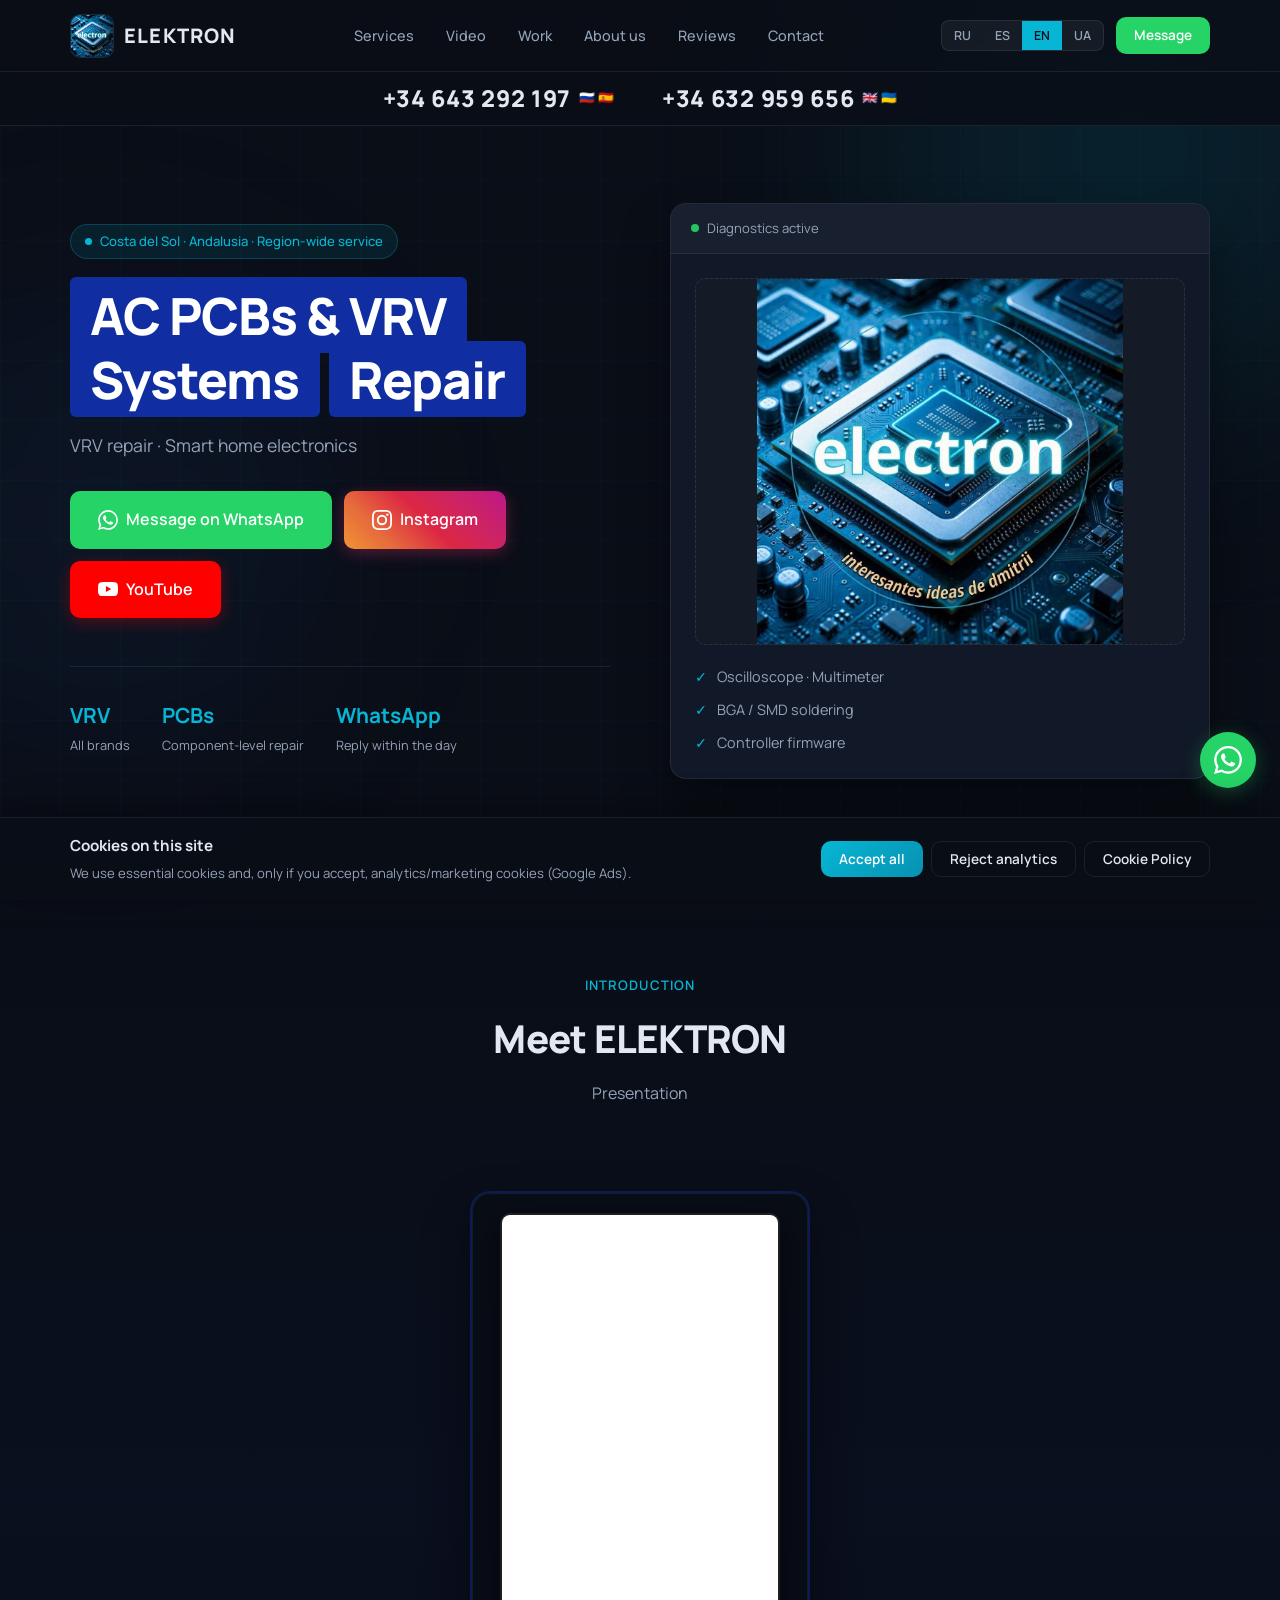
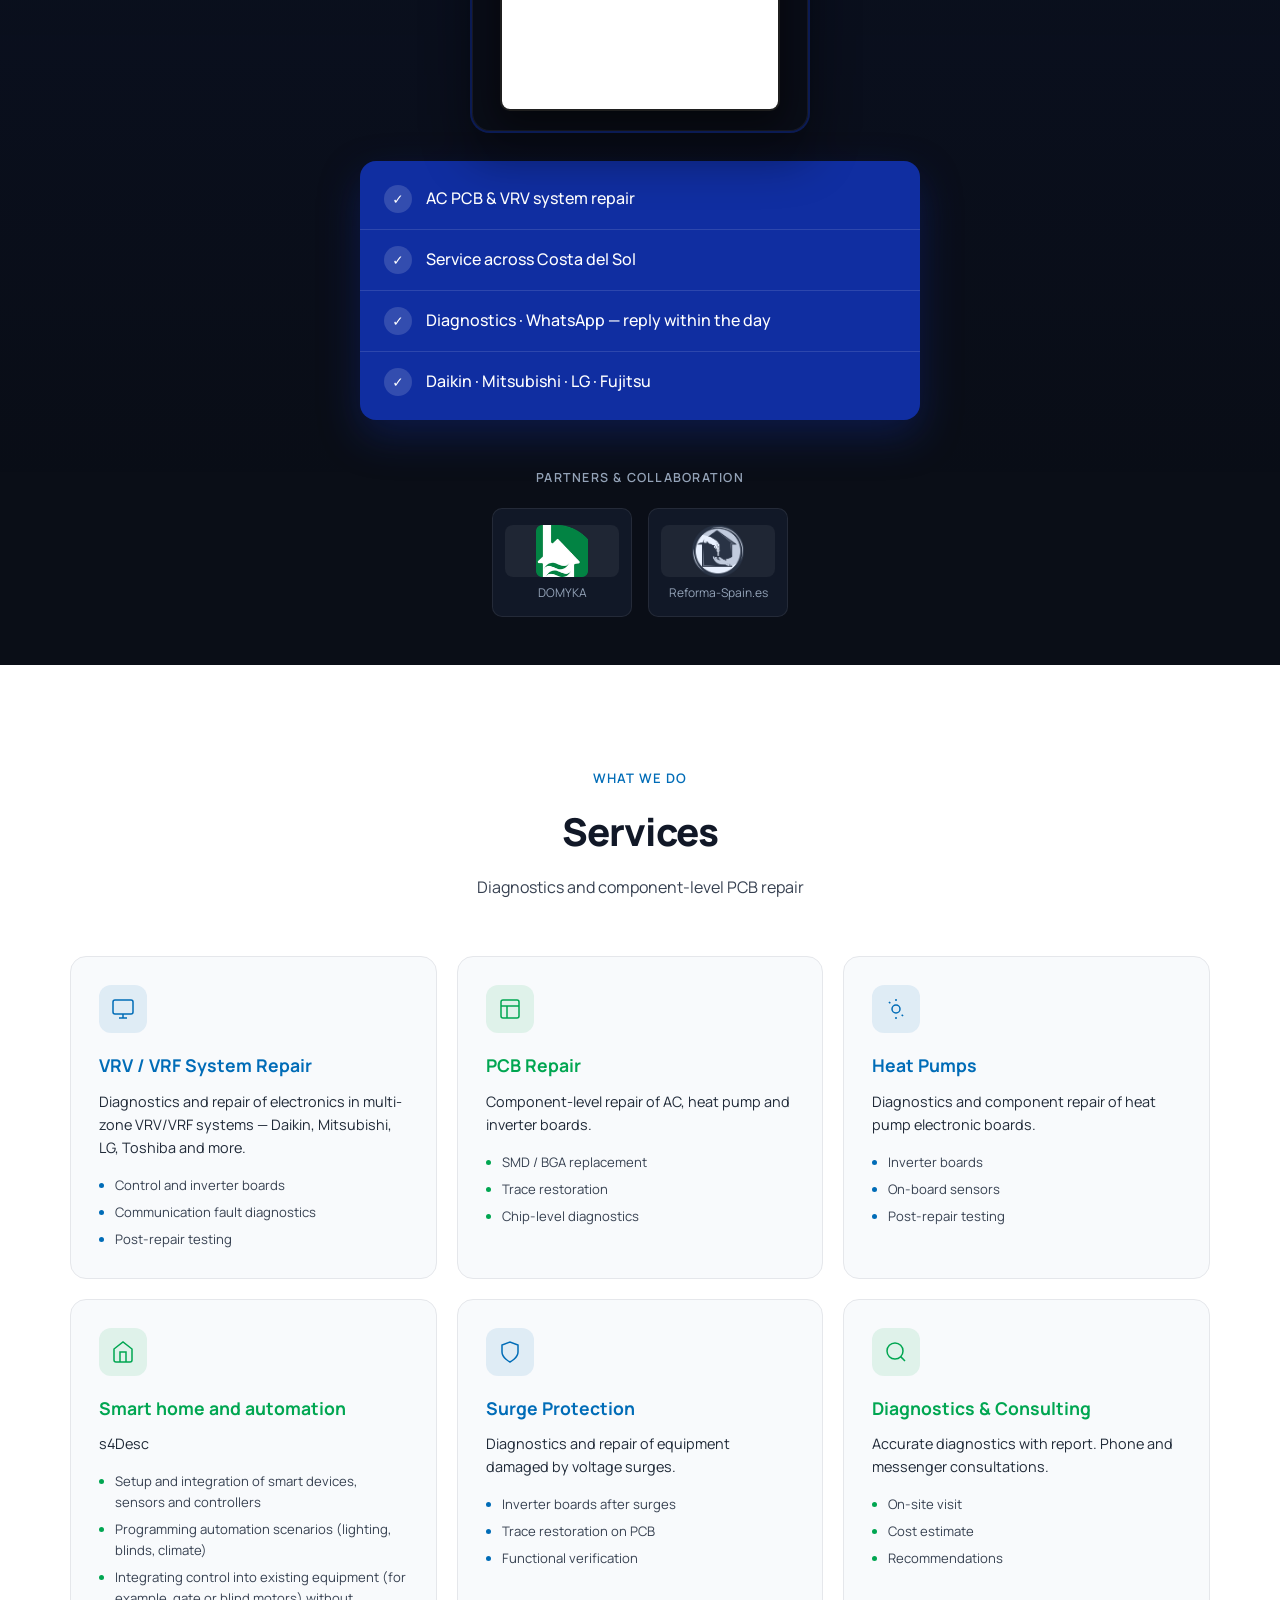
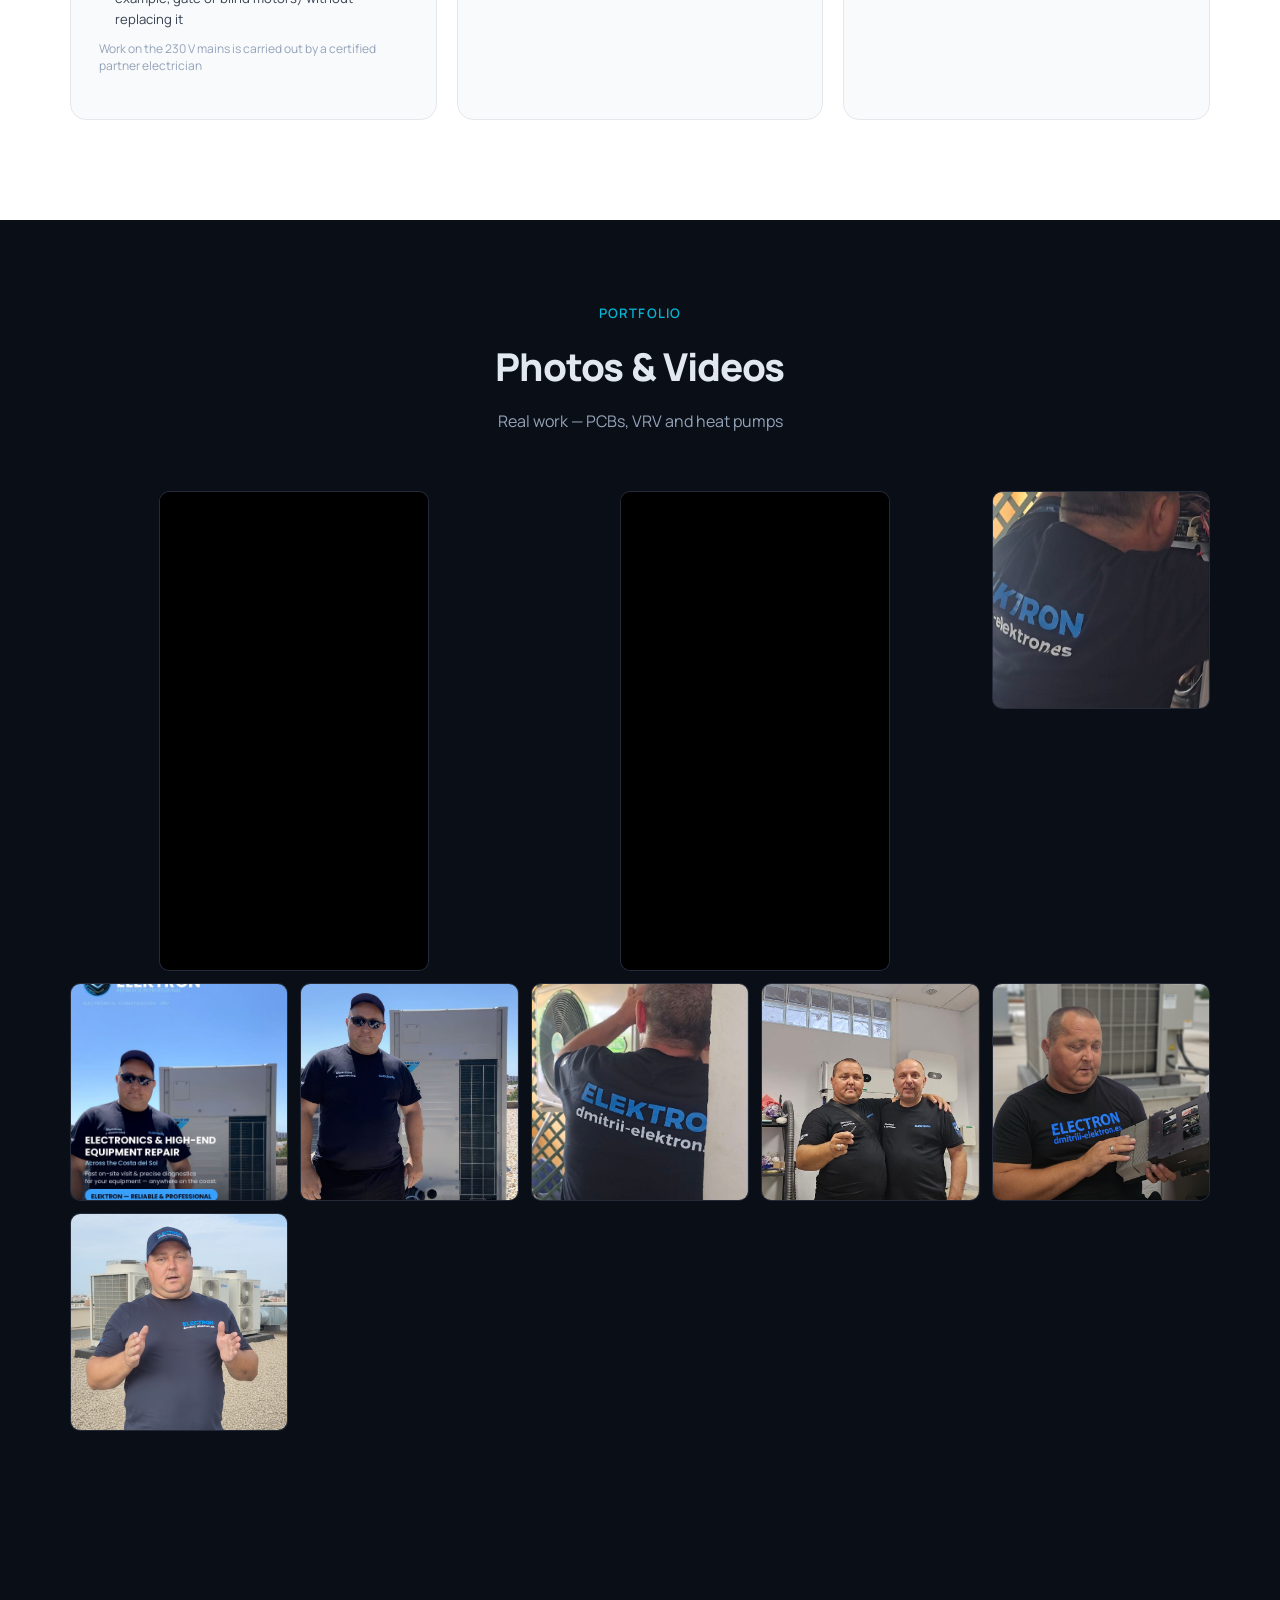
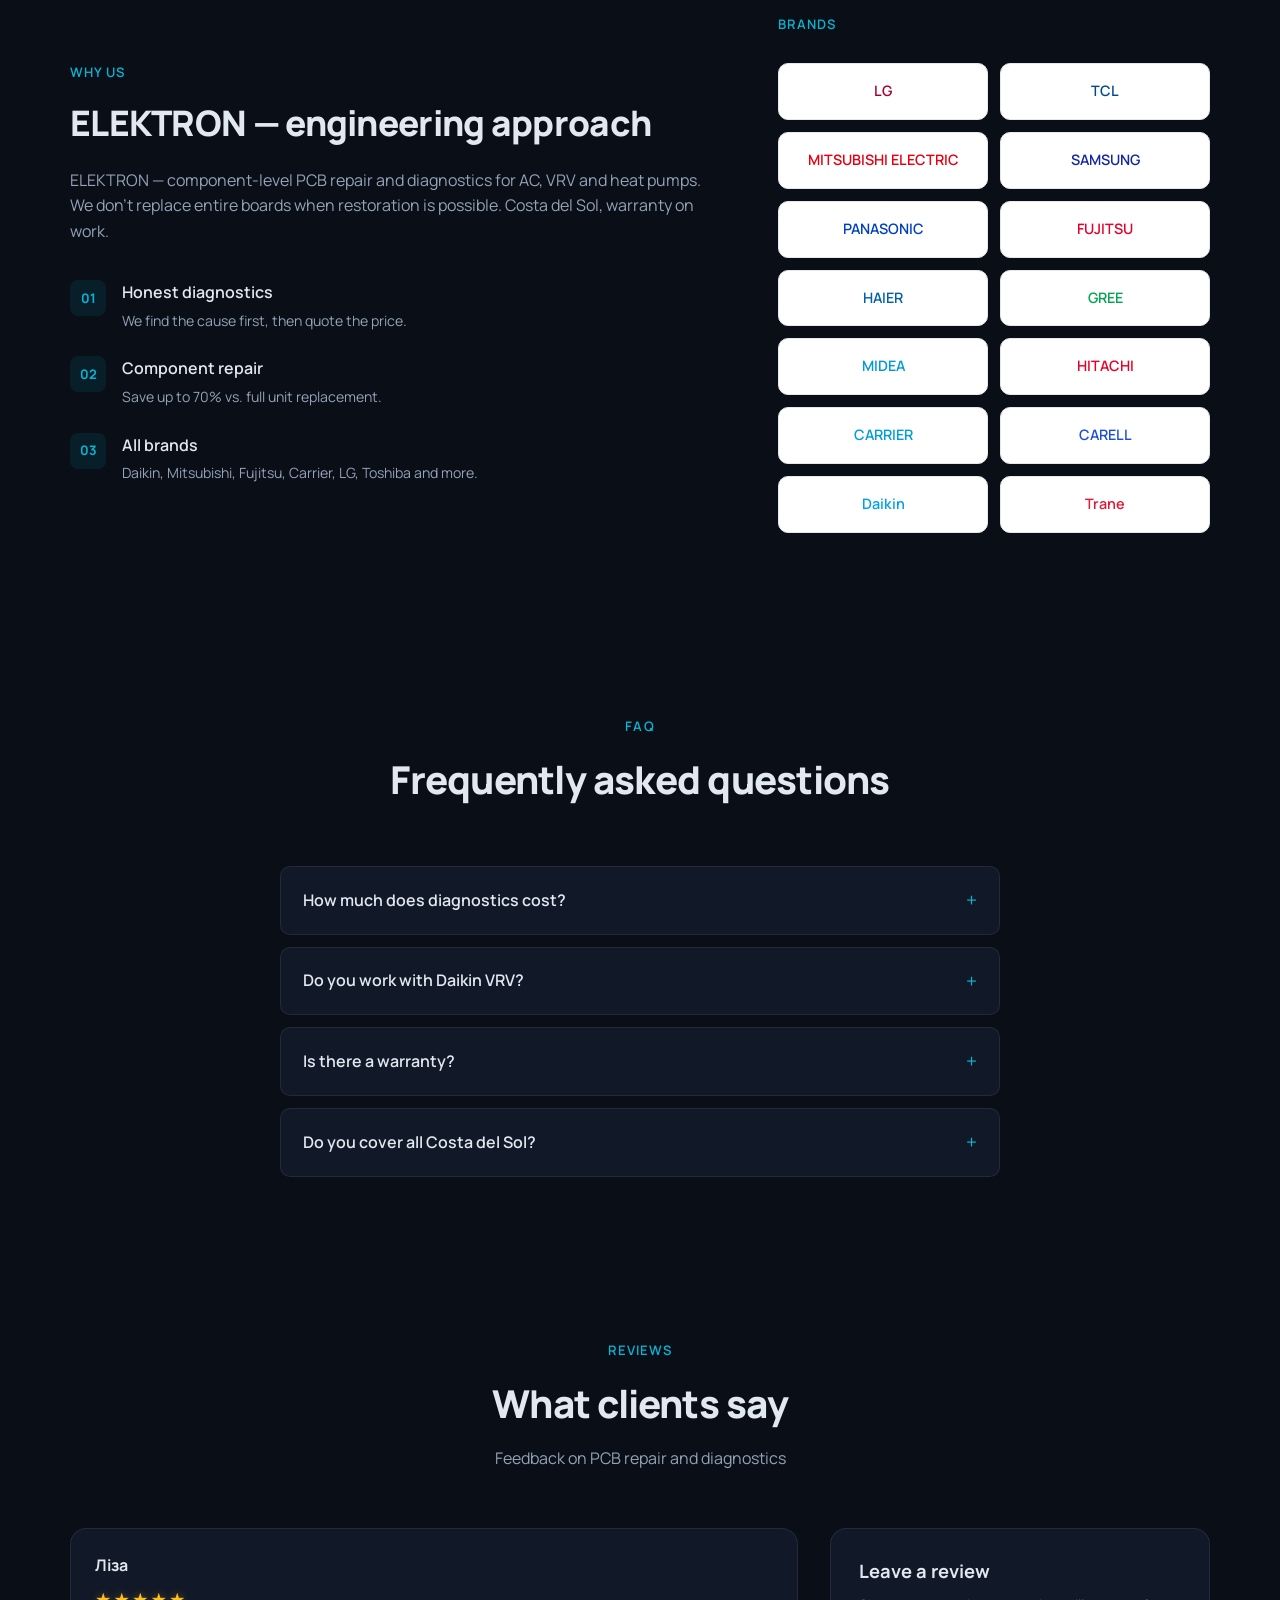
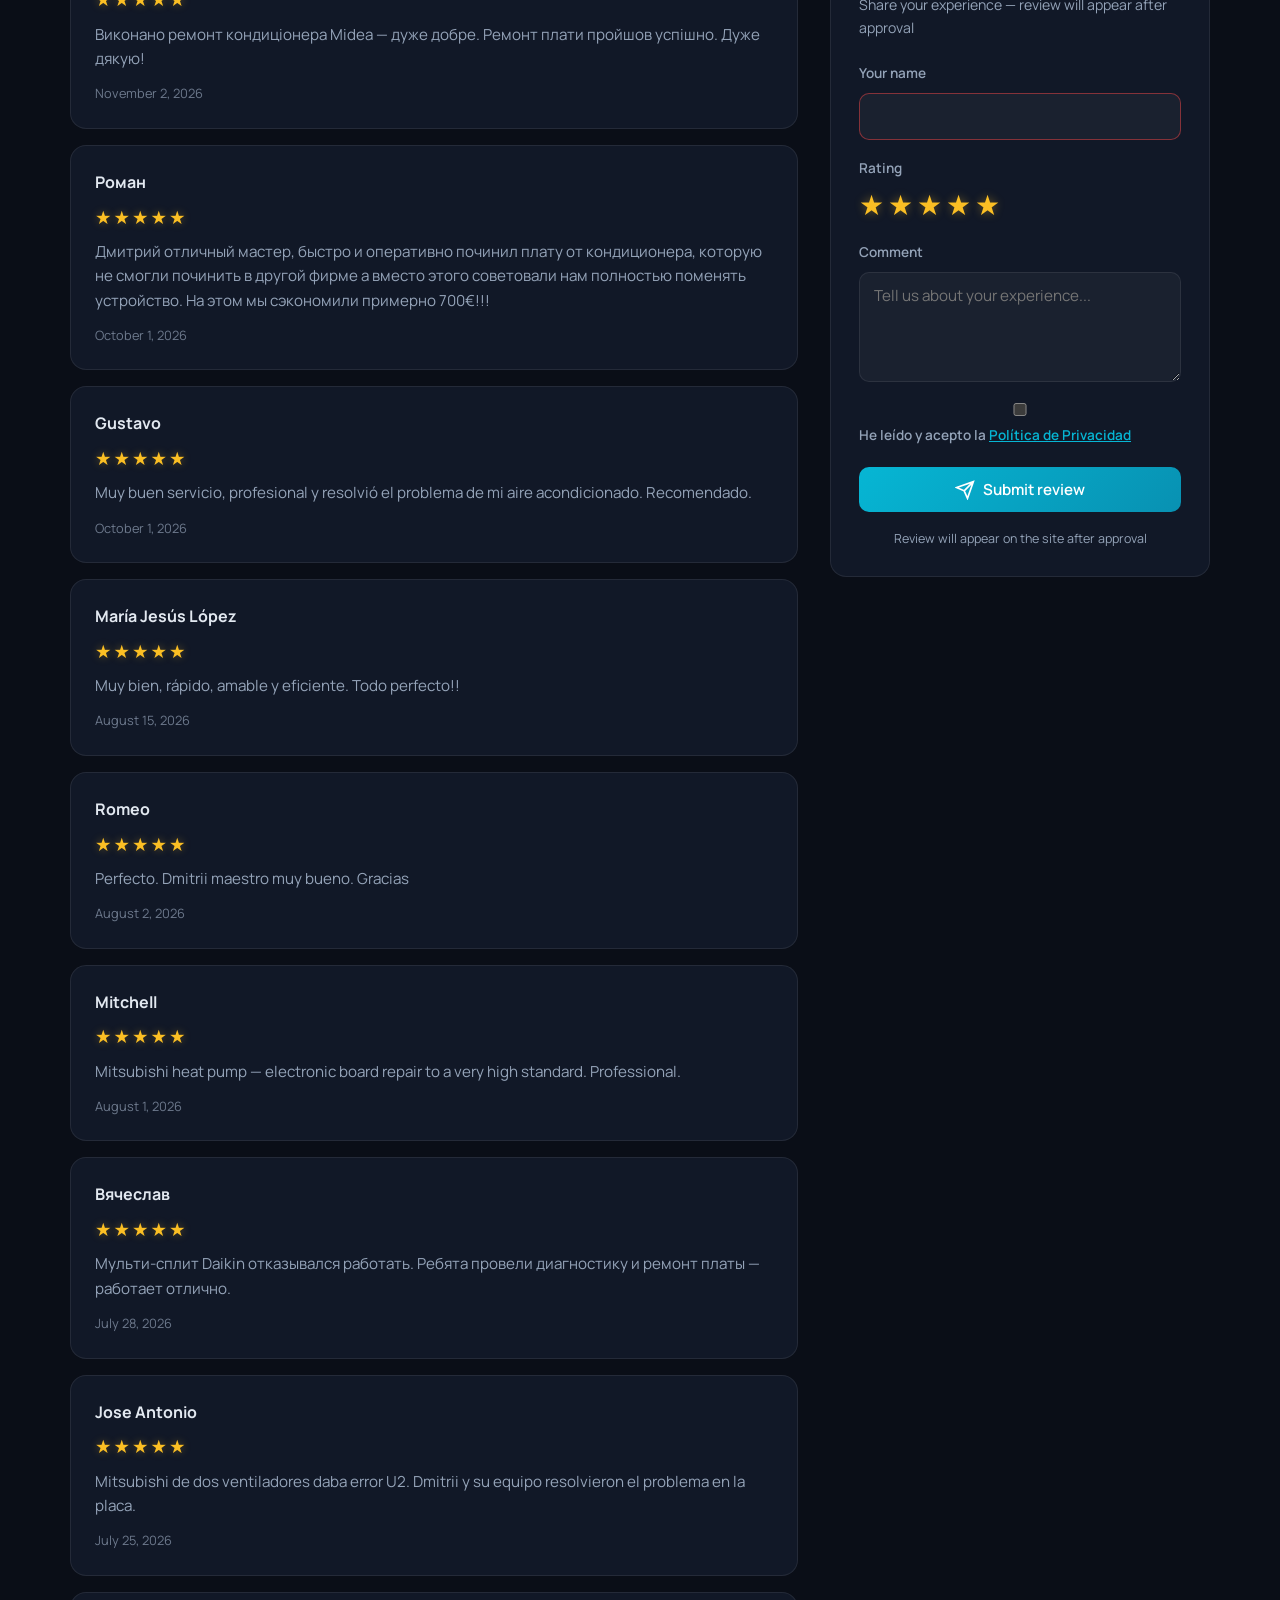
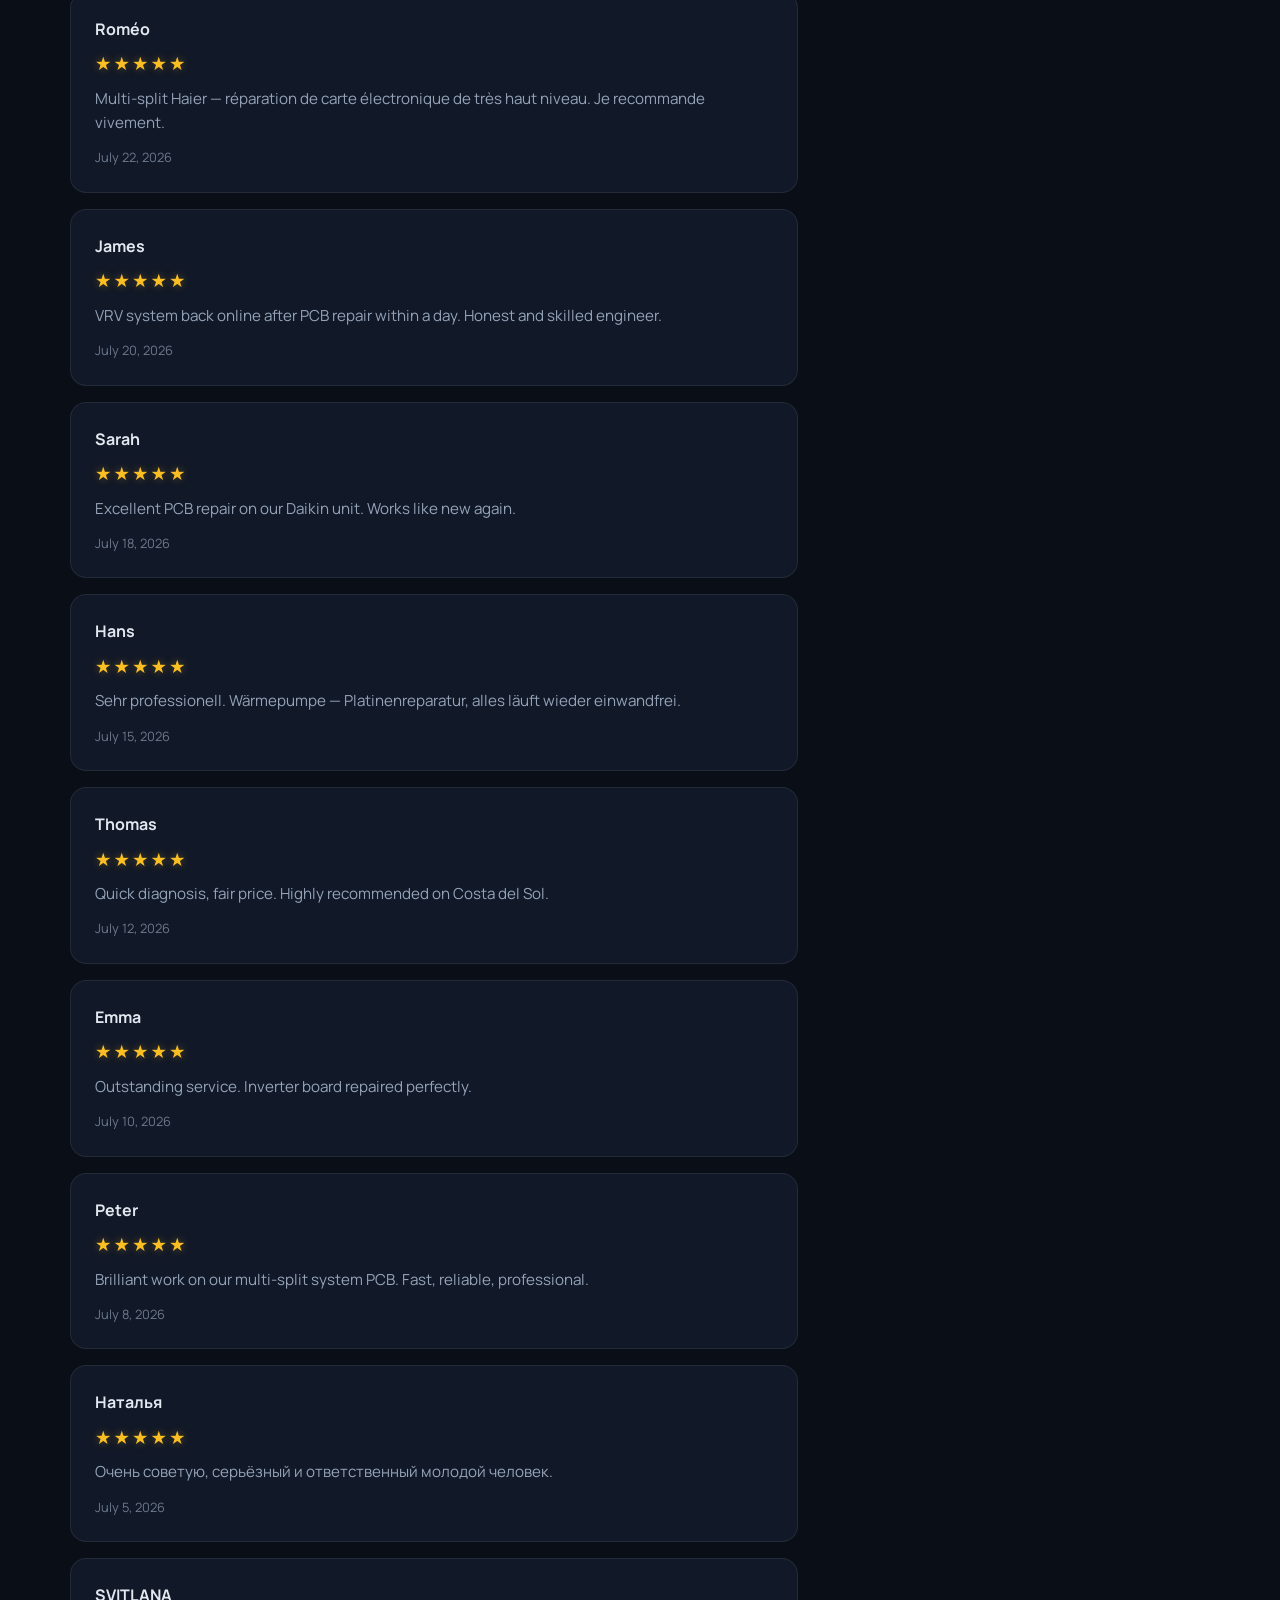
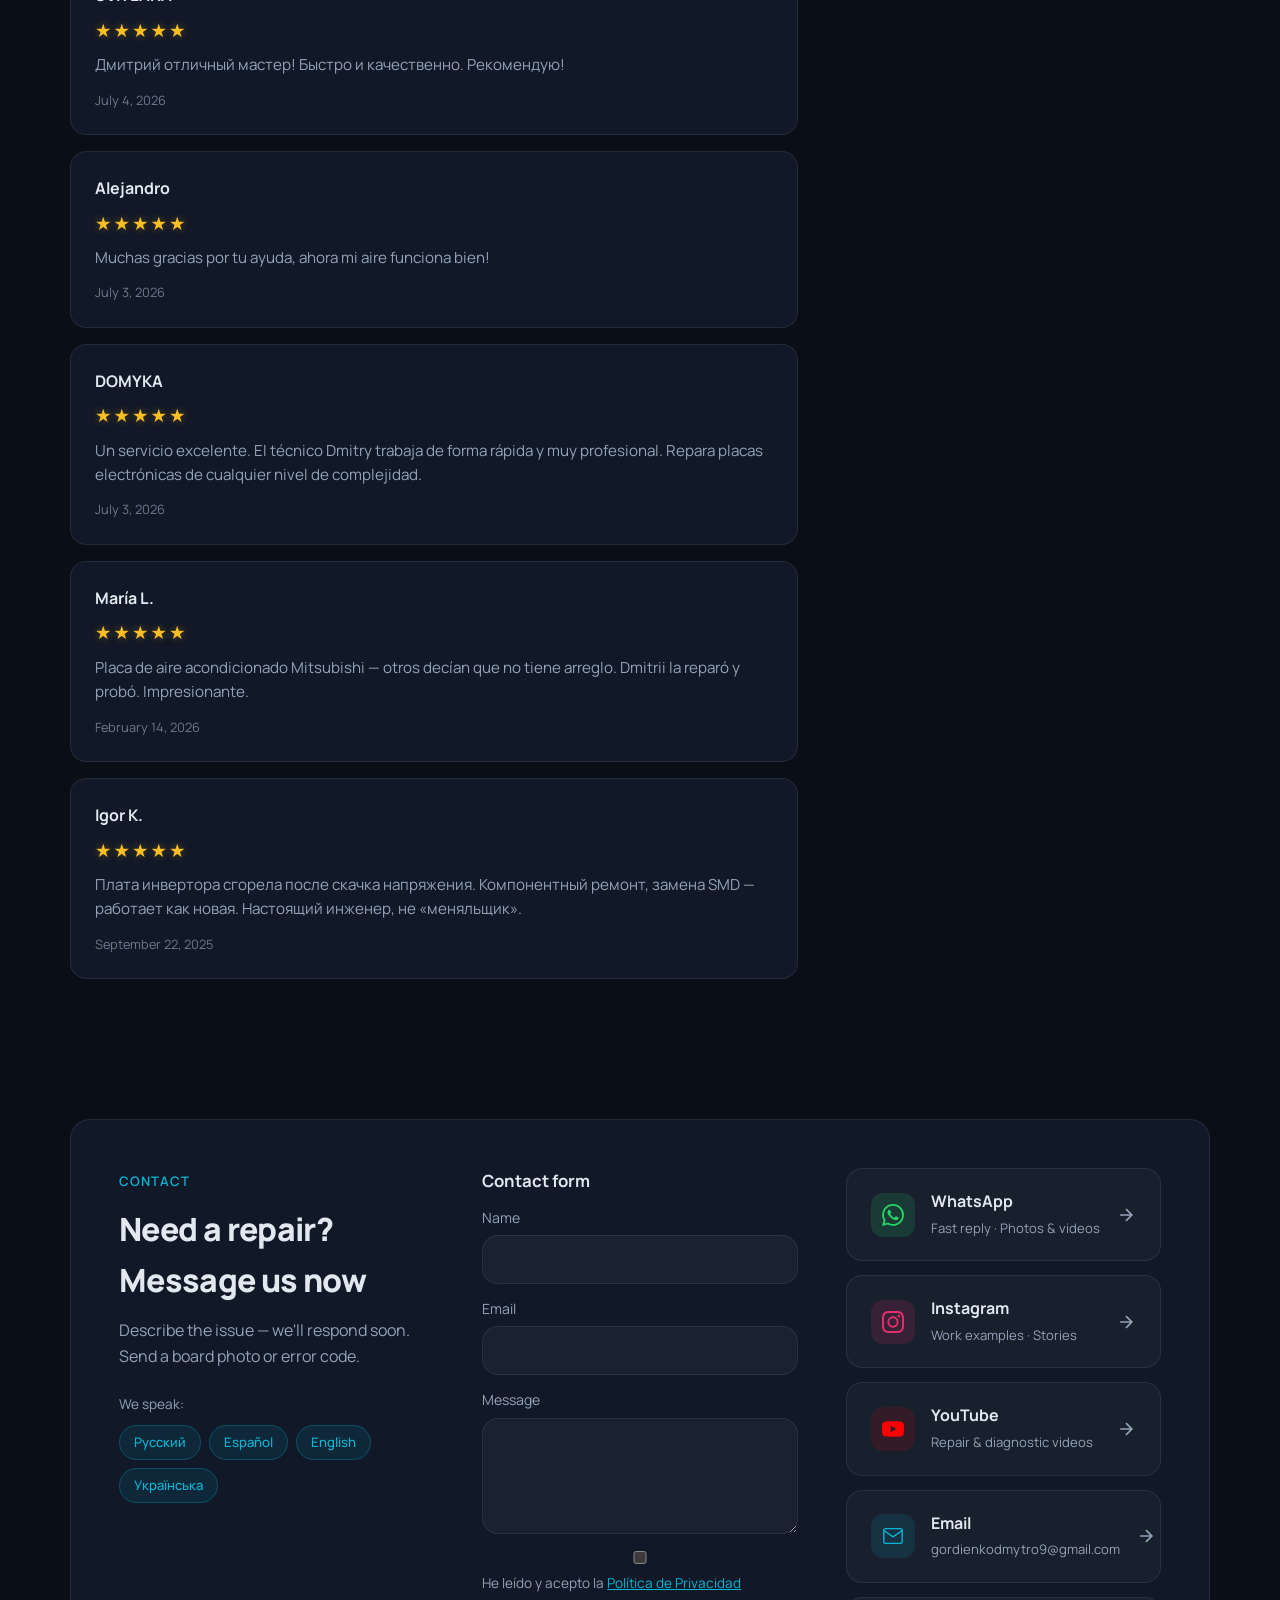
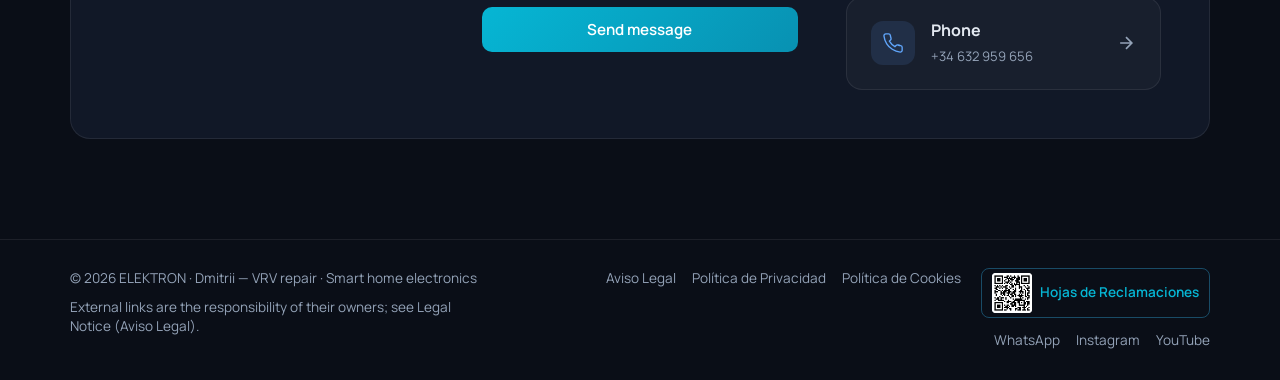
<file: index.html>
<!DOCTYPE html>
<html lang="ru">
<head>
  <meta charset="UTF-8">
  <meta http-equiv="Cache-Control" content="no-cache, no-store, must-revalidate">
  <meta http-equiv="Pragma" content="no-cache">
  <meta http-equiv="Expires" content="0">
  <meta name="viewport" content="width=device-width, initial-scale=1.0">
  <script>
    (function () {
      var BUILD = '65';
      var KEY = 'elektron-site-build';
      try {
        if (localStorage.getItem(KEY) !== BUILD) {
          localStorage.setItem(KEY, BUILD);
          var url = new URL(window.location.href);
          if (url.searchParams.get('_b') !== BUILD) {
            url.searchParams.set('_b', BUILD);
            window.location.replace(url.toString());
          }
        }
      } catch (e) { /* private mode */ }
    })();
  </script>
  <meta name="description" content="">
  <meta name="robots" content="index, follow">
  <title></title>
  <meta property="og:type" content="website">
  <meta property="og:title" content="">
  <meta property="og:description" content="">
  <meta name="twitter:card" content="summary">
  <meta name="twitter:title" content="">
  <meta name="twitter:description" content="">

  <meta name="theme-color" content="#0a0e17">
  <meta name="color-scheme" content="dark">

  <!-- Базовые стили в HTML — сайт не «ломается», если CSS-файл не загрузился (моб. сеть) -->
  <style>
    html { background: #0a0e17; color-scheme: dark; }
    body {
      margin: 0;
      background: #0a0e17;
      color: #e2e8f0;
      font-family: system-ui, -apple-system, "Segoe UI", Roboto, sans-serif;
      line-height: 1.6;
      overflow-x: hidden;
      -webkit-text-size-adjust: 100%;
    }
    a { color: #06b6d4; text-decoration: none; }
    img { max-width: 100%; height: auto; }
    .container { width: min(1140px, 92%); margin: 0 auto; }
  </style>

  <link rel="stylesheet" href="https://fonts.googleapis.com/css2?family=Manrope:wght@400;500;600;700;800&family=Roboto:wght@400;700;900&family=Montserrat:ital,wght@0,700;1,700&family=Oswald:wght@500;700&family=Raleway:wght@700;800&family=Bebas+Neue&display=swap" media="print" onload="this.media='all'">
  <noscript><link rel="stylesheet" href="https://fonts.googleapis.com/css2?family=Manrope:wght@400;500;600;700;800&family=Roboto:wght@400;700;900&family=Montserrat:ital,wght@0,700;1,700&family=Oswald:wght@500;700&family=Raleway:wght@700;800&family=Bebas+Neue&display=swap"></noscript>
  <link rel="stylesheet" href="/css/style.css?v=65">
  <link rel="icon" type="image/png" sizes="32x32" href="/images/favicon-32.png">
  <link rel="icon" type="image/png" sizes="16x16" href="/images/favicon-16.png">
  <link rel="apple-touch-icon" sizes="180x180" href="/images/apple-touch-icon.png">

  <script type="application/ld+json" id="schema-json"></script>
</head>
<body>

  <div class="bg-grid"></div>
  <div class="bg-glow bg-glow--1"></div>
  <div class="bg-glow bg-glow--2"></div>

  <header class="header">
    <div class="container header__inner">
      <a href="#" class="logo">
        <img src="/images/logo.jpg" alt="ELEKTRON" class="logo__img" id="logo-img">
        <span class="logo__text" id="brand-name">ELEKTRON</span>
      </a>

      <nav class="nav">
        <a href="#services" data-i18n="navServices">Услуги</a>
        <a href="#intro" data-i18n="navIntro">Видео</a>
        <a href="#gallery" data-i18n="navGallery">Работы</a>
        <a href="#about" data-i18n="navAbout">О нас</a>
        <a href="#reviews" data-i18n="navReviews">Отзывы</a>
        <a href="#contact" data-i18n="navContact">Контакты</a>
      </nav>

      <div class="header__actions">
        <div class="lang-switch" role="group" aria-label="Language">
          <button class="lang-switch__btn active" data-lang="ru">RU</button>
          <button class="lang-switch__btn" data-lang="es">ES</button>
          <button class="lang-switch__btn" data-lang="en">EN</button>
          <button class="lang-switch__btn" data-lang="uk">UA</button>
        </div>
        <a href="#" class="btn btn--sm btn--whatsapp header__cta gads-conversion" id="header-whatsapp" data-i18n="navWrite">Написать</a>
      </div>

      <button class="burger" aria-label="Menu" id="burger"><span></span><span></span><span></span></button>
    </div>
  </header>

  <div class="phone-bar">
    <div class="container phone-bar__inner" id="header-phones"></div>
  </div>

  <div class="mobile-menu" id="mobile-menu">
    <div class="lang-switch lang-switch--mobile">
      <button class="lang-switch__btn active" data-lang="ru">RU</button>
      <button class="lang-switch__btn" data-lang="es">ES</button>
      <button class="lang-switch__btn" data-lang="en">EN</button>
      <button class="lang-switch__btn" data-lang="uk">UA</button>
    </div>
    <a href="#services" data-i18n="navServices">Услуги</a>
    <a href="#intro" data-i18n="navIntro">Видео</a>
    <a href="#gallery" data-i18n="navGallery">Работы</a>
    <a href="#about" data-i18n="navAbout">О нас</a>
    <a href="#reviews" data-i18n="navReviews">Отзывы</a>
    <a href="#contact" data-i18n="navContact">Контакты</a>
    <a href="#" class="btn btn--whatsapp gads-conversion" id="mobile-whatsapp">WhatsApp</a>
  </div>

  <main>
    <!-- HERO — главный блок для Google Ads -->
    <section class="hero" id="top">
      <div class="container hero__inner">
        <div class="hero__content">
          <div class="badge reveal">
            <span class="badge__dot"></span>
            <span data-i18n="badge">Принимаем заказы · Выезд на объект</span>
          </div>
          <h1 class="hero__title reveal" id="hero-title"><span class="mark-highlight">Ремонт</span> <span class="mark-highlight">электронных плат и VRV</span></h1>
          <p class="hero__subtitle reveal" data-i18n="heroSubtitle"></p>
          <div class="hero__actions reveal">
            <a href="#" class="btn btn--whatsapp btn--lg gads-conversion" id="hero-whatsapp">
              <svg viewBox="0 0 24 24" fill="currentColor"><path d="M17.472 14.382c-.297-.149-1.758-.867-2.03-.967-.273-.099-.471-.148-.67.15-.197.297-.767.966-.94 1.164-.173.199-.347.223-.644.075-.297-.15-1.255-.463-2.39-1.475-.883-.788-1.48-1.761-1.653-2.059-.173-.297-.018-.458.13-.606.134-.133.298-.347.446-.52.149-.174.198-.298.298-.497.099-.198.05-.371-.025-.52-.075-.149-.669-1.612-.916-2.207-.242-.579-.487-.5-.669-.51-.173-.008-.371-.01-.57-.01-.198 0-.52.074-.792.372-.272.297-1.04 1.016-1.04 2.479 0 1.462 1.065 2.875 1.213 3.074.149.198 2.096 3.2 5.077 4.487.709.306 1.262.489 1.694.625.712.227 1.36.195 1.871.118.571-.085 1.758-.719 2.006-1.413.248-.694.248-1.289.173-1.413-.074-.124-.272-.198-.57-.347m-5.421 7.403h-.004a9.87 9.87 0 01-5.031-1.378l-.361-.214-3.741.982.998-3.648-.235-.374a9.86 9.86 0 01-1.51-5.26c.001-5.45 4.436-9.884 9.888-9.884 2.64 0 5.122 1.03 6.988 2.898a9.825 9.825 0 012.893 6.994c-.003 5.45-4.435 9.884-9.881 9.884m8.413-18.297A11.815 11.815 0 0012.05 0C5.495 0 .16 5.335.157 11.892c0 2.096.547 4.142 1.588 5.945L.057 24l6.305-1.654a11.882 11.882 0 005.683 1.448h.005c6.554 0 11.89-5.335 11.893-11.893a11.821 11.821 0 00-3.48-8.413z"/></svg>
              <span data-i18n="ctaWhatsapp">Написать в WhatsApp</span>
            </a>
            <a href="https://www.instagram.com/dmitrii_elektron?igsh=cTJldzIzb3F0dTBo" class="btn btn--instagram btn--lg" id="hero-instagram" target="_blank" rel="noopener noreferrer">
              <svg viewBox="0 0 24 24" fill="currentColor"><path d="M12 2.163c3.204 0 3.584.012 4.85.07 3.252.148 4.771 1.691 4.919 4.919.058 1.265.069 1.645.069 4.849 0 3.205-.012 3.584-.069 4.849-.149 3.225-1.664 4.771-4.919 4.919-1.266.058-1.644.07-4.85.07-3.204 0-3.584-.012-4.849-.07-3.26-.149-4.771-1.699-4.919-4.92-.058-1.265-.07-1.644-.07-4.849 0-3.204.013-3.583.07-4.849.149-3.227 1.664-4.771 4.919-4.919 1.266-.057 1.645-.069 4.849-.069zM12 0C8.741 0 8.333.014 7.053.072 2.695.272.273 2.69.073 7.052.014 8.333 0 8.741 0 12c0 3.259.014 3.668.072 4.948.2 4.358 2.618 6.78 6.98 6.98C8.333 23.986 8.741 24 12 24c3.259 0 3.668-.014 4.948-.072 4.354-.2 6.782-2.618 6.979-6.98.059-1.28.073-1.689.073-4.948 0-3.259-.014-3.667-.072-4.947-.196-4.354-2.617-6.78-6.979-6.98C15.668.014 15.259 0 12 0zm0 5.838a6.162 6.162 0 100 12.324 6.162 6.162 0 000-12.324zM12 16a4 4 0 110-8 4 4 0 010 8zm6.406-11.845a1.44 1.44 0 100 2.881 1.44 1.44 0 000-2.881z"/></svg>
              <span data-i18n="ctaInstagram">Instagram</span>
            </a>
            <a href="https://www.youtube.com/@elektron_dmitrii" class="btn btn--youtube btn--lg" id="hero-youtube" target="_blank" rel="noopener noreferrer">
              <svg viewBox="0 0 24 24" fill="currentColor"><path d="M23.498 6.186a3.016 3.016 0 00-2.122-2.136C19.505 3.545 12 3.545 12 3.545s-7.505 0-9.377.505A3.017 3.017 0 00.502 6.186C0 8.07 0 12 0 12s0 3.93.502 5.814a3.016 3.016 0 002.122 2.136c1.871.505 9.376.505 9.376.505s7.505 0 9.377-.505a3.015 3.015 0 002.122-2.136C24 15.93 24 12 24 12s0-3.93-.502-5.814zM9.545 15.568V8.432L15.818 12l-6.273 3.568z"/></svg>
              <span data-i18n="ctaYoutube">YouTube</span>
            </a>
          </div>
          <div class="hero__stats reveal">
            <div class="stat">
              <span class="stat__value" data-i18n="statVrv">VRV</span>
              <span class="stat__label" data-i18n="statVrvLabel">Daikin, Mitsubishi, LG</span>
            </div>
            <div class="stat">
              <span class="stat__value" data-i18n="statBoards">Платы</span>
              <span class="stat__label" data-i18n="statBoardsLabel">Компонентный ремонт</span>
            </div>
            <div class="stat">
              <span class="stat__value" data-i18n="statContact">WhatsApp</span>
              <span class="stat__label" data-i18n="statContactLabel">Ответ в течение дня</span>
            </div>
          </div>
        </div>
        <div class="hero__visual reveal">
          <div class="hero-card">
            <div class="hero-card__header">
              <span class="hero-card__status"></span>
              <span data-i18n="cardStatus">Диагностика активна</span>
            </div>
            <div class="hero-card__body">
              <div class="hero-card__photo" id="hero-photo">
                <div class="photo-placeholder" aria-hidden="true">
                  <svg viewBox="0 0 24 24" fill="none" stroke="currentColor" stroke-width="1.5"><rect x="3" y="3" width="18" height="18" rx="2"/><circle cx="8.5" cy="8.5" r="1.5"/><path d="M21 15l-5-5L5 21"/></svg>
                </div>
              </div>
              <ul class="hero-card__list">
                <li><span class="check">✓</span> <span data-i18n="cardItem1">Осциллограф · Мультиметр</span></li>
                <li><span class="check">✓</span> <span data-i18n="cardItem2">Пайка BGA / SMD</span></li>
                <li><span class="check">✓</span> <span data-i18n="cardItem3">Прошивка контроллеров</span></li>
              </ul>
            </div>
          </div>
        </div>
      </div>
    </section>

    <!-- INTRO VIDEO — видео в рамке + синие акценты (как Reforma-Spain) -->
    <section class="intro-video" id="intro">
      <div class="container">
        <div class="intro-video__layout reveal">
          <div class="intro-video__head section-head">
            <span class="section-tag" data-i18n="introTag">Presentación</span>
            <h2 data-i18n="introTitle">Conozca a ELEKTRON</h2>
            <p class="intro-video__desc" data-i18n="introDesc">Презентация</p>
          </div>
          <div class="intro-video__media">
            <div class="intro-video__shell" id="intro-video-shell">
              <div class="intro-video__bg" id="intro-video-bg" aria-hidden="true"></div>
              <div class="intro-video__player" id="intro-video-player"></div>
            </div>
          </div>
          <div class="intro-video__highlights" id="intro-highlights"></div>
        </div>
      </div>
    </section>

    <!-- PARTNERS — показывается только когда showPartners: true в config.js -->
    <section class="partners" id="partners" hidden>
      <div class="container">
        <p class="partners__label reveal" data-i18n="partnersLabel">Партнёры и сотрудничество</p>
        <div class="partners__grid reveal" id="partners-grid"></div>
      </div>
    </section>

    <!-- SERVICES -->
    <section class="services" id="services">
      <div class="container">
        <div class="section-head reveal">
          <span class="section-tag" data-i18n="servicesTag">Чем занимаемся</span>
          <h2 data-i18n="servicesTitle">Услуги и направления</h2>
          <p data-i18n="servicesDesc">Комплексный подход</p>
        </div>
        <div class="services__grid">
          <article class="service-card reveal">
            <div class="service-card__icon"><svg viewBox="0 0 24 24" fill="none" stroke="currentColor" stroke-width="1.5"><rect x="2" y="3" width="20" height="14" rx="2"/><path d="M8 21h8M12 17v4"/></svg></div>
            <h3 data-i18n="s1Title">Ремонт VRV / VRF</h3>
            <p data-i18n="s1Desc"></p>
            <ul><li data-i18n="s1i1"></li><li data-i18n="s1i2"></li><li data-i18n="s1i3"></li></ul>
          </article>
          <article class="service-card reveal">
            <div class="service-card__icon"><svg viewBox="0 0 24 24" fill="none" stroke="currentColor" stroke-width="1.5"><rect x="3" y="3" width="18" height="18" rx="2"/><path d="M3 9h18M9 21V9"/></svg></div>
            <h3 data-i18n="s2Title">Ремонт плат</h3>
            <p data-i18n="s2Desc"></p>
            <ul><li data-i18n="s2i1"></li><li data-i18n="s2i2"></li><li data-i18n="s2i3"></li></ul>
          </article>
          <article class="service-card reveal">
            <div class="service-card__icon"><svg viewBox="0 0 24 24" fill="none" stroke="currentColor" stroke-width="1.5"><circle cx="12" cy="12" r="4"/><path d="M12 2v2M12 20v2M4.93 4.93l1.41 1.41M17.66 17.66l1.41 1.41"/></svg></div>
            <h3 data-i18n="s3Title">Тепловые насосы</h3>
            <p data-i18n="s3Desc"></p>
            <ul><li data-i18n="s3i1"></li><li data-i18n="s3i2"></li><li data-i18n="s3i3"></li></ul>
          </article>
          <article class="service-card reveal">
            <div class="service-card__icon"><svg viewBox="0 0 24 24" fill="none" stroke="currentColor" stroke-width="1.5"><path d="M3 9l9-7 9 7v11a2 2 0 01-2 2H5a2 2 0 01-2-2V9z"/><path d="M9 22V12h6v10"/></svg></div>
            <h3 data-i18n="s4Title">Умный дом и автоматизация</h3>
            <p data-i18n="s4Desc"></p>
            <ul><li data-i18n="s4i1"></li><li data-i18n="s4i2"></li><li data-i18n="s4i3"></li></ul>
            <p data-i18n="s4Note" style="font-size:0.75rem;color:var(--text-muted);margin-top:10px;line-height:1.45"></p>
          </article>
          <article class="service-card reveal">
            <div class="service-card__icon"><svg viewBox="0 0 24 24" fill="none" stroke="currentColor" stroke-width="1.5"><path d="M12 22s8-4 8-10V5l-8-3-8 3v7c0 6 8 10 8 10z"/></svg></div>
            <h3 data-i18n="s5Title">Защита от перенапряжений</h3>
            <p data-i18n="s5Desc"></p>
            <ul><li data-i18n="s5i1"></li><li data-i18n="s5i2"></li><li data-i18n="s5i3"></li></ul>
          </article>
          <article class="service-card reveal">
            <div class="service-card__icon"><svg viewBox="0 0 24 24" fill="none" stroke="currentColor" stroke-width="1.5"><circle cx="11" cy="11" r="8"/><path d="M21 21l-4.35-4.35"/></svg></div>
            <h3 data-i18n="s6Title">Диагностика</h3>
            <p data-i18n="s6Desc"></p>
            <ul><li data-i18n="s6i1"></li><li data-i18n="s6i2"></li><li data-i18n="s6i3"></li></ul>
          </article>
        </div>
      </div>
    </section>

    <!-- GALLERY placeholder -->
    <section class="gallery" id="gallery">
      <div class="container">
        <div class="section-head reveal">
          <span class="section-tag" data-i18n="galleryTag">Примеры работ</span>
          <h2 data-i18n="galleryTitle">Фото и видео</h2>
          <p data-i18n="galleryDesc">Реальные работы — ремонт плат, VRV и тепловых насосов</p>
        </div>
        <div class="gallery__grid" id="gallery-grid"></div>
      </div>
    </section>

    <!-- ABOUT -->
    <section class="about" id="about">
      <div class="container about__inner">
        <div class="about__content reveal">
          <span class="section-tag" data-i18n="aboutTag">Почему мы</span>
          <h2 data-i18n="aboutTitle">ELEKTRON — инженерный подход</h2>
          <p data-i18n="aboutDesc"></p>
          <div class="features">
            <div class="feature"><div class="feature__num">01</div><div><h4 data-i18n="f1Title"></h4><p data-i18n="f1Desc"></p></div></div>
            <div class="feature"><div class="feature__num">02</div><div><h4 data-i18n="f2Title"></h4><p data-i18n="f2Desc"></p></div></div>
            <div class="feature"><div class="feature__num">03</div><div><h4 data-i18n="f3Title"></h4><p data-i18n="f3Desc"></p></div></div>
          </div>
        </div>
        <div class="about__brands reveal">
          <span class="section-tag" data-i18n="brandsTag">Марки</span>
          <div class="brands-grid" id="brands-grid"></div>
        </div>
      </div>
    </section>

    <!-- FAQ — важно для Google Ads Quality Score -->
    <section class="faq" id="faq">
      <div class="container">
        <div class="section-head reveal">
          <span class="section-tag" data-i18n="faqTag">Вопросы</span>
          <h2 data-i18n="faqTitle">Частые вопросы</h2>
        </div>
        <div class="faq__list">
          <details class="faq__item reveal"><summary data-i18n="faq1q"></summary><p data-i18n="faq1a"></p></details>
          <details class="faq__item reveal"><summary data-i18n="faq2q"></summary><p data-i18n="faq2a"></p></details>
          <details class="faq__item reveal"><summary data-i18n="faq3q"></summary><p data-i18n="faq3a"></p></details>
          <details class="faq__item reveal"><summary data-i18n="faq4q"></summary><p data-i18n="faq4a"></p></details>
        </div>
      </div>
    </section>

    <!-- REVIEWS -->
    <section class="reviews" id="reviews">
      <div class="container">
        <div class="section-head reveal">
          <span class="section-tag" data-i18n="reviewsTag">Отзывы</span>
          <h2 data-i18n="reviewsTitle">Что говорят клиенты</h2>
          <p data-i18n="reviewsDesc">Отзывы о ремонте электронных плат и диагностике</p>
        </div>

        <div class="reviews__layout">
          <div class="reviews__list reveal" id="reviews-list">
            <article class="review-card">
              <div class="review-card__head"><div class="review-card__author">Alejandro</div></div>
              <div class="review-card__rating-wrap"><span class="star-display"><span class="star-display__star star-display__star--filled">★</span><span class="star-display__star star-display__star--filled">★</span><span class="star-display__star star-display__star--filled">★</span><span class="star-display__star star-display__star--filled">★</span><span class="star-display__star star-display__star--filled">★</span></span></div>
              <p class="review-card__text">Muchas gracias por tu ayuda, ahora mi aire funciona bien!</p>
            </article>
            <article class="review-card">
              <div class="review-card__head"><div class="review-card__author">DOMYKA</div></div>
              <div class="review-card__rating-wrap"><span class="star-display"><span class="star-display__star star-display__star--filled">★</span><span class="star-display__star star-display__star--filled">★</span><span class="star-display__star star-display__star--filled">★</span><span class="star-display__star star-display__star--filled">★</span><span class="star-display__star star-display__star--filled">★</span></span></div>
              <p class="review-card__text">Un servicio excelente. El técnico Dmitry trabaja de forma rápida y muy profesional. Repara placas electrónicas de cualquier nivel de complejidad.</p>
            </article>
            <article class="review-card">
              <div class="review-card__head"><div class="review-card__author">Igor K.</div></div>
              <div class="review-card__rating-wrap"><span class="star-display"><span class="star-display__star star-display__star--filled">★</span><span class="star-display__star star-display__star--filled">★</span><span class="star-display__star star-display__star--filled">★</span><span class="star-display__star star-display__star--filled">★</span><span class="star-display__star star-display__star--filled">★</span></span></div>
              <p class="review-card__text">Плата инвертора сгорела после скачка напряжения. Компонентный ремонт, замена SMD — работает как новая. Настоящий инженер, не «меняльщик».</p>
            </article>
            <article class="review-card">
              <div class="review-card__head"><div class="review-card__author">María L.</div></div>
              <div class="review-card__rating-wrap"><span class="star-display"><span class="star-display__star star-display__star--filled">★</span><span class="star-display__star star-display__star--filled">★</span><span class="star-display__star star-display__star--filled">★</span><span class="star-display__star star-display__star--filled">★</span><span class="star-display__star star-display__star--filled">★</span></span></div>
              <p class="review-card__text">Placa de aire acondicionado Mitsubishi — otros decían que no tiene arreglo. Dmitrii la reparó y probó. Impresionante.</p>
            </article>
            <article class="review-card">
              <div class="review-card__head"><div class="review-card__author">SVITLANA</div></div>
              <div class="review-card__rating-wrap"><span class="star-display"><span class="star-display__star star-display__star--filled">★</span><span class="star-display__star star-display__star--filled">★</span><span class="star-display__star star-display__star--filled">★</span><span class="star-display__star star-display__star--filled">★</span><span class="star-display__star star-display__star--filled">★</span></span></div>
              <p class="review-card__text">Дмитрий отличный мастер! Быстро и качественно. Рекомендую!</p>
            </article>
            <article class="review-card">
              <div class="review-card__head"><div class="review-card__author">Наталья</div></div>
              <div class="review-card__rating-wrap"><span class="star-display"><span class="star-display__star star-display__star--filled">★</span><span class="star-display__star star-display__star--filled">★</span><span class="star-display__star star-display__star--filled">★</span><span class="star-display__star star-display__star--filled">★</span><span class="star-display__star star-display__star--filled">★</span></span></div>
              <p class="review-card__text">Очень советую, серьёзный и ответственный молодой человек.</p>
            </article>
          </div>

          <div class="reviews__form-wrap reveal">
            <h3 class="reviews__form-title" data-i18n="reviewsFormTitle">Оставить отзыв</h3>
            <p class="reviews__form-desc" data-i18n="reviewsFormDesc">Поделитесь впечатлением — отзыв появится на сайте после проверки</p>

            <form class="reviews__form" id="review-form" action="#" novalidate data-requires-privacy>
              <label class="reviews__field">
                <span data-i18n="reviewsNameLabel">Ваше имя</span>
                <input type="text" id="review-name" name="name" required maxlength="60" autocomplete="name">
              </label>

              <div class="reviews__field">
                <span data-i18n="reviewsRatingLabel">Оценка</span>
                <div class="star-input" id="review-star-input" role="group" aria-label="Rating">
                  <button type="button" class="star-input__star" data-value="1" aria-label="1">★</button>
                  <button type="button" class="star-input__star" data-value="2" aria-label="2">★</button>
                  <button type="button" class="star-input__star" data-value="3" aria-label="3">★</button>
                  <button type="button" class="star-input__star" data-value="4" aria-label="4">★</button>
                  <button type="button" class="star-input__star" data-value="5" aria-label="5">★</button>
                </div>
                <input type="hidden" id="review-rating" name="rating" value="5">
              </div>

              <label class="reviews__field">
                <span data-i18n="reviewsTextLabel">Комментарий</span>
                <textarea id="review-text" name="text" required maxlength="500" rows="4" data-i18n-placeholder="reviewsTextPlaceholder"></textarea>
              </label>

              <label class="form-consent reviews__field">
                <input type="checkbox" class="privacy-consent-checkbox" name="privacy_accept" value="1" required>
                <span class="form-consent__text" data-consent-exact="1">He leído y acepto la <a href="/politica-privacidad/" target="_blank" rel="noopener noreferrer">Política de Privacidad</a></span>
              </label>

              <button type="submit" class="btn btn--primary reviews__submit" disabled>
                <svg viewBox="0 0 24 24" fill="none" stroke="currentColor" stroke-width="2"><path d="M22 2L11 13M22 2l-7 20-4-9-9-4 20-7z"/></svg>
                <span data-i18n="reviewsSubmit">Отправить отзыв</span>
              </button>

              <p class="reviews__notice" data-i18n="reviewsNotice">Отзыв появится на сайте после проверки</p>
            </form>

            <p class="reviews__success" id="review-success" hidden data-i18n="reviewsSuccess">Спасибо! Отзыв отправлен и скоро появится на сайте.</p>
            <p class="reviews__error" id="review-error" hidden data-i18n="reviewsError">Не удалось отправить. Попробуйте позже.</p>
          </div>
        </div>
      </div>
    </section>

    <!-- CONTACT + language badges -->
    <section class="contact" id="contact">
      <div class="container">
        <div class="contact__box reveal contact__box--with-form">
          <div class="contact__text">
            <span class="section-tag" data-i18n="contactTag">Связаться</span>
            <h2 data-i18n="contactTitle">Нужен ремонт?</h2>
            <p data-i18n="contactDesc"></p>
            <div class="speak-langs">
              <span class="speak-langs__label" data-i18n="speakLabel">Общаемся на:</span>
              <div class="speak-langs__tags" id="speak-tags"></div>
            </div>
          </div>
          <div class="contact__form-block">
            <h3 class="contact__form-title" data-i18n="contactFormTitle">Formulario de contacto</h3>
            <form class="contact__form" id="contact-form" action="#" novalidate data-requires-privacy>
              <label class="contact__field">
                <span data-i18n="contactNameLabel">Nombre</span>
                <input type="text" id="contact-name" name="name" required maxlength="80" autocomplete="name">
              </label>
              <label class="contact__field">
                <span data-i18n="contactEmailLabel">Email</span>
                <input type="email" id="contact-email-input" name="email" required maxlength="120" autocomplete="email">
              </label>
              <label class="contact__field">
                <span data-i18n="contactMessageLabel">Mensaje</span>
                <textarea id="contact-message" name="message" required maxlength="2000" rows="4"></textarea>
              </label>
              <label class="form-consent contact__field">
                <input type="checkbox" class="privacy-consent-checkbox" name="privacy_accept" value="1" required>
                <span class="form-consent__text" data-consent-exact="1">He leído y acepto la <a href="/politica-privacidad/" target="_blank" rel="noopener noreferrer">Política de Privacidad</a></span>
              </label>
              <button type="submit" class="btn btn--primary contact__submit" disabled>
                <span data-i18n="contactSubmit">Enviar mensaje</span>
              </button>
              <p class="contact__form-success" id="contact-success" hidden data-i18n="contactSuccess">Mensaje enviado. Responderemos pronto.</p>
              <p class="contact__form-error" id="contact-error" hidden data-i18n="contactError">No se pudo enviar. Inténtelo más tarde.</p>
            </form>
          </div>
          <div class="contact__buttons">
            <a href="#" class="contact-btn contact-btn--whatsapp gads-conversion" id="contact-whatsapp">
              <div class="contact-btn__icon"><svg viewBox="0 0 24 24" fill="currentColor"><path d="M17.472 14.382c-.297-.149-1.758-.867-2.03-.967-.273-.099-.471-.148-.67.15-.197.297-.767.966-.94 1.164-.173.199-.347.223-.644.075-.297-.15-1.255-.463-2.39-1.475-.883-.788-1.48-1.761-1.653-2.059-.173-.297-.018-.458.13-.606.134-.133.298-.347.446-.52.149-.174.198-.298.298-.497.099-.198.05-.371-.025-.52-.075-.149-.669-1.612-.916-2.207-.242-.579-.487-.5-.669-.51-.173-.008-.371-.01-.57-.01-.198 0-.52.074-.792.372-.272.297-1.04 1.016-1.04 2.479 0 1.462 1.065 2.875 1.213 3.074.149.198 2.096 3.2 5.077 4.487.709.306 1.262.489 1.694.625.712.227 1.36.195 1.871.118.571-.085 1.758-.719 2.006-1.413.248-.694.248-1.289.173-1.413-.074-.124-.272-.098-.57-.347m-5.421 7.403h-.004a9.87 9.87 0 01-5.031-1.378l-.361-.214-3.741.982.998-3.648-.235-.374a9.86 9.86 0 01-1.51-5.26c.001-5.45 4.436-9.884 9.888-9.884 2.64 0 5.122 1.03 6.988 2.898a9.825 9.825 0 012.893 6.994c-.003 5.45-4.435 9.884-9.881 9.884m8.413-18.297A11.815 11.815 0 0012.05 0C5.495 0 .16 5.335.157 11.892c0 2.096.547 4.142 1.588 5.945L.057 24l6.305-1.654a11.882 11.882 0 005.683 1.448h.005c6.554 0 11.89-5.335 11.893-11.893a11.821 11.821 0 00-3.48-8.413z"/></svg></div>
              <div class="contact-btn__info"><strong data-i18n="contactWhatsapp">WhatsApp</strong><span data-i18n="contactWhatsappSub"></span></div>
              <svg class="contact-btn__arrow" viewBox="0 0 24 24" fill="none" stroke="currentColor" stroke-width="2"><path d="M5 12h14M12 5l7 7-7 7"/></svg>
            </a>
            <a href="https://www.instagram.com/dmitrii_elektron?igsh=cTJldzIzb3F0dTBo" class="contact-btn contact-btn--instagram" id="contact-instagram" target="_blank" rel="noopener noreferrer">
              <div class="contact-btn__icon"><svg viewBox="0 0 24 24" fill="currentColor"><path d="M12 2.163c3.204 0 3.584.012 4.85.07 3.252.148 4.771 1.691 4.919 4.919.058 1.265.069 1.645.069 4.849 0 3.205-.012 3.584-.069 4.849-.149 3.225-1.664 4.771-4.919 4.919-1.266.058-1.644.07-4.85.07-3.204 0-3.584-.012-4.849-.07-3.26-.149-4.771-1.699-4.919-4.92-.058-1.265-.07-1.644-.07-4.849 0-3.204.013-3.583.07-4.849.149-3.227 1.664-4.771 4.919-4.919 1.266-.057 1.645-.069 4.849-.069zM12 0C8.741 0 8.333.014 7.053.072 2.695.272.273 2.69.073 7.052.014 8.333 0 8.741 0 12c0 3.259.014 3.668.072 4.948.2 4.358 2.618 6.78 6.98 6.98C8.333 23.986 8.741 24 12 24c3.259 0 3.668-.014 4.948-.072 4.354-.2 6.782-2.618 6.979-6.98.059-1.28.073-1.689.073-4.948 0-3.259-.014-3.667-.072-4.947-.196-4.354-2.617-6.78-6.979-6.98C15.668.014 15.259 0 12 0zm0 5.838a6.162 6.162 0 100 12.324 6.162 6.162 0 000-12.324zM12 16a4 4 0 110-8 4 4 0 010 8zm6.406-11.845a1.44 1.44 0 100 2.881 1.44 1.44 0 000-2.881z"/></svg></div>
              <div class="contact-btn__info"><strong data-i18n="contactInstagram">Instagram</strong><span data-i18n="contactInstagramSub"></span></div>
              <svg class="contact-btn__arrow" viewBox="0 0 24 24" fill="none" stroke="currentColor" stroke-width="2"><path d="M5 12h14M12 5l7 7-7 7"/></svg>
            </a>
            <a href="https://www.youtube.com/@elektron_dmitrii" class="contact-btn contact-btn--youtube" id="contact-youtube" target="_blank" rel="noopener noreferrer">
              <div class="contact-btn__icon"><svg viewBox="0 0 24 24" fill="currentColor"><path d="M23.498 6.186a3.016 3.016 0 00-2.122-2.136C19.505 3.545 12 3.545 12 3.545s-7.505 0-9.377.505A3.017 3.017 0 00.502 6.186C0 8.07 0 12 0 12s0 3.93.502 5.814a3.016 3.016 0 002.122 2.136c1.871.505 9.376.505 9.376.505s7.505 0 9.377-.505a3.015 3.015 0 002.122-2.136C24 15.93 24 12 24 12s0-3.93-.502-5.814zM9.545 15.568V8.432L15.818 12l-6.273 3.568z"/></svg></div>
              <div class="contact-btn__info"><strong data-i18n="contactYoutube">YouTube</strong><span data-i18n="contactYoutubeSub"></span></div>
              <svg class="contact-btn__arrow" viewBox="0 0 24 24" fill="none" stroke="currentColor" stroke-width="2"><path d="M5 12h14M12 5l7 7-7 7"/></svg>
            </a>
            <a href="mailto:gordienkodmytro9@gmail.com" class="contact-btn contact-btn--email" id="contact-email">
              <div class="contact-btn__icon"><svg viewBox="0 0 24 24" fill="none" stroke="currentColor" stroke-width="1.5"><rect x="2" y="4" width="20" height="16" rx="2"/><path d="M22 6l-10 7L2 6"/></svg></div>
              <div class="contact-btn__info"><strong data-i18n="contactEmail">Email</strong><span data-i18n="contactEmailSub"></span></div>
              <svg class="contact-btn__arrow" viewBox="0 0 24 24" fill="none" stroke="currentColor" stroke-width="2"><path d="M5 12h14M12 5l7 7-7 7"/></svg>
            </a>
            <a href="tel:+34643292197" class="contact-btn contact-btn--phone" id="contact-phone">
              <div class="contact-btn__icon"><svg viewBox="0 0 24 24" fill="none" stroke="currentColor" stroke-width="1.5"><path d="M22 16.92v3a2 2 0 01-2.18 2 19.79 19.79 0 01-8.63-3.07 19.5 19.5 0 01-6-6 19.79 19.79 0 01-3.07-8.67A2 2 0 014.11 2h3a2 2 0 012 1.72c.127.96.361 1.903.7 2.81a2 2 0 01-.45 2.11L8.09 9.91a16 16 0 006 6l1.27-1.27a2 2 0 012.11-.45c.907.339 1.85.573 2.81.7A2 2 0 0122 16.92z"/></svg></div>
              <div class="contact-btn__info"><strong data-i18n="contactPhone">Телефон</strong><span id="contact-phone-sub">+34 643 292 197</span></div>
              <svg class="contact-btn__arrow" viewBox="0 0 24 24" fill="none" stroke="currentColor" stroke-width="2"><path d="M5 12h14M12 5l7 7-7 7"/></svg>
            </a>
          </div>
        </div>
      </div>
    </section>

    <!-- Sticky CTA bar for mobile / Google Ads -->
    <div class="sticky-cta" id="sticky-cta">
      <a href="#" class="btn btn--whatsapp gads-conversion" id="sticky-whatsapp">
        <svg viewBox="0 0 24 24" fill="currentColor"><path d="M17.472 14.382c-.297-.149-1.758-.867-2.03-.967-.273-.099-.471-.148-.67.15-.197.297-.767.966-.94 1.164-.173.199-.347.223-.644.075-.297-.15-1.255-.463-2.39-1.475-.883-.788-1.48-1.761-1.653-2.059-.173-.297-.018-.458.13-.606.134-.133.298-.347.446-.52.149-.174.198-.298.298-.497.099-.198.05-.371-.025-.52-.075-.149-.669-1.612-.916-2.207-.242-.579-.487-.5-.669-.51-.173-.008-.371-.01-.57-.01-.198 0-.52.074-.792.372-.272.297-1.04 1.016-1.04 2.479 0 1.462 1.065 2.875 1.213 3.074.149.198 2.096 3.2 5.077 4.487.709.306 1.262.489 1.694.625.712.227 1.36.195 1.871.118.571-.085 1.758-.719 2.006-1.413.248-.694.248-1.289.173-1.413-.074-.124-.272-.198-.57-.347m-5.421 7.403h-.004a9.87 9.87 0 01-5.031-1.378l-.361-.214-3.741.982.998-3.648-.235-.374a9.86 9.86 0 01-1.51-5.26c.001-5.45 4.436-9.884 9.888-9.884 2.64 0 5.122 1.03 6.988 2.898a9.825 9.825 0 012.893 6.994c-.003 5.45-4.435 9.884-9.881 9.884m8.413-18.297A11.815 11.815 0 0012.05 0C5.495 0 .16 5.335.157 11.892c0 2.096.547 4.142 1.588 5.945L.057 24l6.305-1.654a11.882 11.882 0 005.683 1.448h.005c6.554 0 11.89-5.335 11.893-11.893a11.821 11.821 0 00-3.48-8.413z"/></svg>
        <span data-i18n="ctaWhatsapp">WhatsApp</span>
      </a>
    </div>
  </main>

  <div class="cookie-banner" id="cookie-banner" role="dialog" aria-labelledby="cookie-banner-title" aria-live="polite" hidden>
    <div class="cookie-banner__inner container">
      <div class="cookie-banner__text">
        <p class="cookie-banner__title" id="cookie-banner-title" data-i18n="cookieTitle">Cookies en este sitio</p>
        <p class="cookie-banner__desc" data-i18n="cookieDesc">Usamos cookies técnicas necesarias y, solo si usted acepta, cookies analíticas y de marketing (Google Ads). Puede rechazar las no esenciales o consultar la Política de Cookies.</p>
      </div>
      <div class="cookie-banner__actions">
        <button type="button" class="btn btn--sm btn--primary" data-cookie-accept data-i18n="cookieAcceptAll">Aceptar todas</button>
        <button type="button" class="btn btn--sm btn--ghost" data-cookie-reject data-i18n="cookieReject">Rechazar analíticas</button>
        <button type="button" class="btn btn--sm btn--ghost cookie-banner__link" data-cookie-prefs data-i18n="cookieConfigure">Política de Cookies</button>
      </div>
    </div>
  </div>

  <footer class="footer">
    <div class="container footer__inner">
      <div class="footer__col">
        <p>&copy; 2026 <span id="footer-brand">ELEKTRON</span> · Dmitrii — <span data-i18n="footerCopy">Ремонт VRV · Электроника умных домов</span></p>
        <p class="footer__disclaimer" data-i18n="footerExternalDisclaimer">Los enlaces externos son responsabilidad de sus titulares; consulte el Aviso Legal.</p>
      </div>
      <div class="footer__links">
        <nav class="footer__legal" aria-label="Legal">
          <a href="/aviso-legal/" data-legal-path="aviso-legal/">Aviso Legal</a>
          <a href="/politica-privacidad/" data-legal-path="politica-privacidad/">Política de Privacidad</a>
          <a href="/politica-cookies/" data-legal-path="politica-cookies/">Política de Cookies</a>
          <a href="https://www.consumoresponde.es" class="footer__hojas" target="_blank" rel="noopener noreferrer" title="Hojas de reclamaciones — Consumo Responde">
            <!-- TODO: cartel/QR oficial Hoj@ (Consumo Responde) cuando esté disponible en el área de usuario -->
            <img src="/images/hojas-reclamaciones-qr.png?v=65" alt="Código QR — Consumo Responde" class="footer__hojas-qr" width="40" height="40" decoding="async" hidden onload="this.hidden=false" onerror="this.hidden=true">
            <span>Hojas de Reclamaciones</span>
          </a>
        </nav>
        <div class="footer__social">
          <a href="#" id="footer-whatsapp" class="gads-conversion">WhatsApp</a>
          <a href="https://www.instagram.com/dmitrii_elektron?igsh=cTJldzIzb3F0dTBo" id="footer-instagram" target="_blank" rel="noopener noreferrer">Instagram</a>
          <a href="https://www.youtube.com/@elektron_dmitrii" id="footer-youtube" target="_blank" rel="noopener noreferrer">YouTube</a>
          <a href="/admin.html" id="admin-link" class="footer__admin" hidden>Модерация</a>
        </div>
      </div>
    </div>
  </footer>

  <a href="#" class="fab fab--whatsapp gads-conversion" id="fab-whatsapp" aria-label="WhatsApp">
    <svg viewBox="0 0 24 24" fill="currentColor"><path d="M17.472 14.382c-.297-.149-1.758-.867-2.03-.967-.273-.099-.471-.148-.67.15-.197.297-.767.966-.94 1.164-.173.199-.347.223-.644.075-.297-.15-1.255-.463-2.39-1.475-.883-.788-1.48-1.761-1.653-2.059-.173-.297-.018-.458.13-.606.134-.133.298-.347.446-.52.149-.174.198-.298.298-.497.099-.198.05-.371-.025-.52-.075-.149-.669-1.612-.916-2.207-.242-.579-.487-.5-.669-.51-.173-.008-.371-.01-.57-.01-.198 0-.52.074-.792.372-.272.297-1.04 1.016-1.04 2.479 0 1.462 1.065 2.875 1.213 3.074.149.198 2.096 3.2 5.077 4.487.709.306 1.262.489 1.694.625.712.227 1.36.195 1.871.118.571-.085 1.758-.719 2.006-1.413.248-.694.248-1.289.173-1.413-.074-.124-.272-.198-.57-.347m-5.421 7.403h-.004a9.87 9.87 0 01-5.031-1.378l-.361-.214-3.741.982.998-3.648-.235-.374a9.86 9.86 0 01-1.51-5.26c.001-5.45 4.436-9.884 9.888-9.884 2.64 0 5.122 1.03 6.988 2.898a9.825 9.825 0 012.893 6.994c-.003 5.45-4.435 9.884-9.881 9.884m8.413-18.297A11.815 11.815 0 0012.05 0C5.495 0 .16 5.335.157 11.892c0 2.096.547 4.142 1.588 5.945L.057 24l6.305-1.654a11.882 11.882 0 005.683 1.448h.005c6.554 0 11.89-5.335 11.893-11.893a11.821 11.821 0 00-3.48-8.413z"/></svg>
  </a>

  <script src="/js/reviews-data.js?v=65"></script>
  <script src="/js/config.js?v=65"></script>
  <script src="/js/i18n.js?v=65"></script>
  <script src="/js/cookie-consent.js?v=65"></script>
  <script src="/js/consent-forms.js?v=65"></script>
  <script src="/js/site-reviews-store.js?v=65"></script>
  <script src="/js/reviews.js?v=65"></script>
  <script src="/js/main.js?v=65"></script>
</body>
</html>
</file>
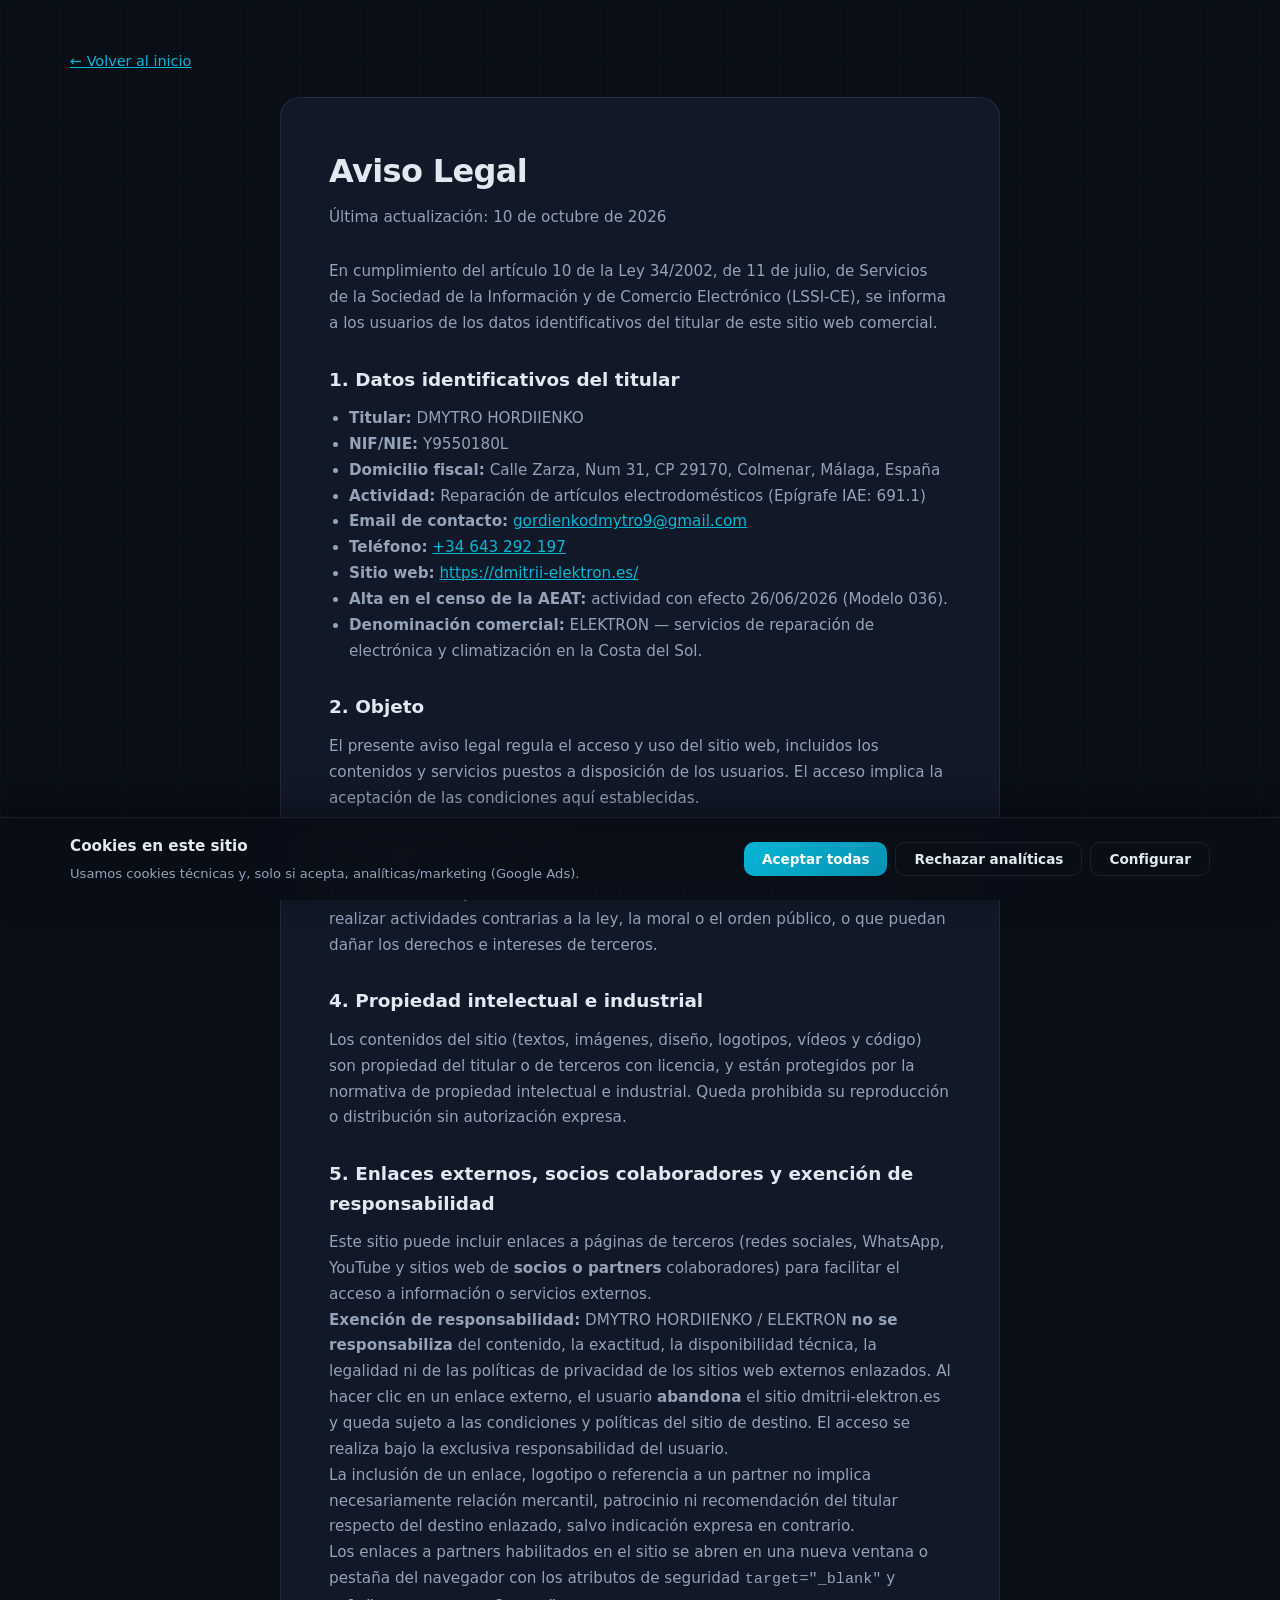
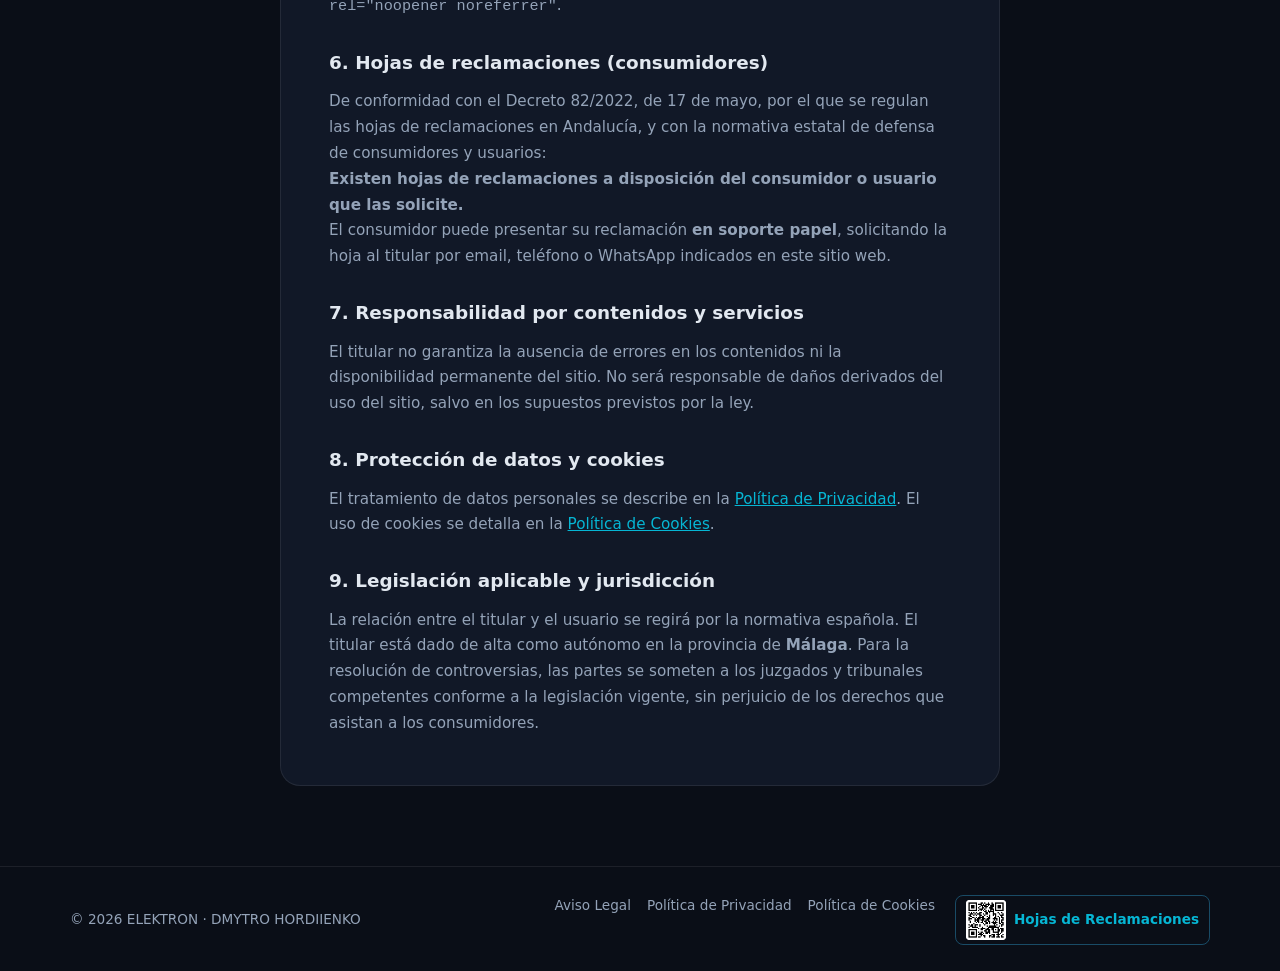
<file: aviso-legal/index.html>
<!DOCTYPE html>
<html lang="es">
<head>
  <meta charset="UTF-8">
  <meta name="viewport" content="width=device-width, initial-scale=1.0">
  <meta name="robots" content="index, follow">
  <title>Aviso Legal · ELEKTRON</title>
  <meta name="description" content="Aviso legal de ELEKTRON (dmitrii-elektron.es). Titular: DMYTRO HORDIIENKO, autónomo en Málaga. LSSI-CE.">
  <meta name="theme-color" content="#0a0e17">
  <link rel="stylesheet" href="/css/style.css?v=65">
  <link rel="stylesheet" href="/css/legal.css?v=65">
  <link rel="icon" type="image/png" sizes="32x32" href="/images/favicon-32.png">
</head>
<body>
  <div class="bg-grid"></div>
  <main class="legal-page">
    <div class="container">
      <a href="/" class="legal-page__back">← Volver al inicio</a>
      <article class="legal-doc">
        <h1>Aviso Legal</h1>
        <p class="legal-doc__updated">Última actualización: 10 de octubre de 2026</p>

        <p>En cumplimiento del artículo 10 de la Ley 34/2002, de 11 de julio, de Servicios de la Sociedad de la Información y de Comercio Electrónico (LSSI-CE), se informa a los usuarios de los datos identificativos del titular de este sitio web comercial.</p>

        <h2>1. Datos identificativos del titular</h2>
        <ul>
          <li><strong>Titular:</strong> <span data-legal="business-name">DMYTRO HORDIIENKO</span></li>
          <li><strong>NIF/NIE:</strong> <span data-legal="nif">Y9550180L</span></li>
          <li><strong>Domicilio fiscal:</strong> <span data-legal="address">Calle Zarza, Num 31, CP 29170, Colmenar, Málaga, España</span></li>
          <li><strong>Actividad:</strong> <span data-legal="activity">Reparación de artículos electrodomésticos</span> (Epígrafe IAE: <span data-legal="iae">691.1</span>)</li>
          <li><strong>Email de contacto:</strong> <span data-legal="email"><a href="mailto:gordienkodmytro9@gmail.com">gordienkodmytro9@gmail.com</a></span></li>
          <li><strong>Teléfono:</strong> <span data-legal="phone"><a href="tel:+34643292197">+34 643 292 197</a></span></li>
          <li><strong>Sitio web:</strong> <a href="https://dmitrii-elektron.es/">https://dmitrii-elektron.es/</a></li>
          <li><strong>Alta en el censo de la AEAT:</strong> actividad con efecto <span data-legal="alta-date">26/06/2026</span> (Modelo 036).</li>
          <li><strong>Denominación comercial:</strong> ELEKTRON — servicios de reparación de electrónica y climatización en la Costa del Sol.</li>
        </ul>

        <h2>2. Objeto</h2>
        <p>El presente aviso legal regula el acceso y uso del sitio web, incluidos los contenidos y servicios puestos a disposición de los usuarios. El acceso implica la aceptación de las condiciones aquí establecidas.</p>

        <h2>3. Condiciones de uso</h2>
        <p>El usuario se compromete a hacer un uso lícito del sitio, absteniéndose de realizar actividades contrarias a la ley, la moral o el orden público, o que puedan dañar los derechos e intereses de terceros.</p>

        <h2>4. Propiedad intelectual e industrial</h2>
        <p>Los contenidos del sitio (textos, imágenes, diseño, logotipos, vídeos y código) son propiedad del titular o de terceros con licencia, y están protegidos por la normativa de propiedad intelectual e industrial. Queda prohibida su reproducción o distribución sin autorización expresa.</p>

        <h2>5. Enlaces externos, socios colaboradores y exención de responsabilidad</h2>
        <p>Este sitio puede incluir enlaces a páginas de terceros (redes sociales, WhatsApp, YouTube y sitios web de <strong>socios o partners</strong> colaboradores) para facilitar el acceso a información o servicios externos.</p>
        <p><strong>Exención de responsabilidad:</strong> DMYTRO HORDIIENKO / ELEKTRON <strong>no se responsabiliza</strong> del contenido, la exactitud, la disponibilidad técnica, la legalidad ni de las políticas de privacidad de los sitios web externos enlazados. Al hacer clic en un enlace externo, el usuario <strong>abandona</strong> el sitio dmitrii-elektron.es y queda sujeto a las condiciones y políticas del sitio de destino. El acceso se realiza bajo la exclusiva responsabilidad del usuario.</p>
        <p>La inclusión de un enlace, logotipo o referencia a un partner no implica necesariamente relación mercantil, patrocinio ni recomendación del titular respecto del destino enlazado, salvo indicación expresa en contrario.</p>
        <p>Los enlaces a partners habilitados en el sitio se abren en una nueva ventana o pestaña del navegador con los atributos de seguridad <code>target="_blank"</code> y <code>rel="noopener noreferrer"</code>.</p>

        <h2>6. Hojas de reclamaciones (consumidores)</h2>
        <p>De conformidad con el Decreto 82/2022, de 17 de mayo, por el que se regulan las hojas de reclamaciones en Andalucía, y con la normativa estatal de defensa de consumidores y usuarios:</p>
        <p><strong>Existen hojas de reclamaciones a disposición del consumidor o usuario que las solicite.</strong></p>
        <p>El consumidor puede presentar su reclamación <strong>en soporte papel</strong>, solicitando la hoja al titular por email, teléfono o WhatsApp indicados en este sitio web.</p>
        <!-- TODO: cuando disponga del cartel o código QR oficial del sistema Hoj@, publicarlo en el footer o en esta sección. -->

        <h2>7. Responsabilidad por contenidos y servicios</h2>
        <p>El titular no garantiza la ausencia de errores en los contenidos ni la disponibilidad permanente del sitio. No será responsable de daños derivados del uso del sitio, salvo en los supuestos previstos por la ley.</p>

        <h2>8. Protección de datos y cookies</h2>
        <p>El tratamiento de datos personales se describe en la <a href="/politica-privacidad/">Política de Privacidad</a>. El uso de cookies se detalla en la <a href="/politica-cookies/">Política de Cookies</a>.</p>

        <h2>9. Legislación aplicable y jurisdicción</h2>
        <p>La relación entre el titular y el usuario se regirá por la normativa española. El titular está dado de alta como autónomo en la provincia de <strong>Málaga</strong>. Para la resolución de controversias, las partes se someten a los juzgados y tribunales competentes conforme a la legislación vigente, sin perjuicio de los derechos que asistan a los consumidores.</p>
      </article>
    </div>
  </main>
  <div class="cookie-banner" id="cookie-banner" role="dialog" aria-labelledby="cookie-banner-title" hidden>
    <div class="cookie-banner__inner container">
      <div class="cookie-banner__text">
        <p class="cookie-banner__title" id="cookie-banner-title">Cookies en este sitio</p>
        <p class="cookie-banner__desc">Usamos cookies técnicas y, solo si acepta, analíticas/marketing (Google Ads).</p>
      </div>
      <div class="cookie-banner__actions">
        <button type="button" class="btn btn--sm btn--primary" data-cookie-accept>Aceptar todas</button>
        <button type="button" class="btn btn--sm btn--ghost" data-cookie-reject>Rechazar analíticas</button>
        <button type="button" class="btn btn--sm btn--ghost" data-cookie-prefs>Configurar</button>
      </div>
    </div>
  </div>
  <footer class="footer">
    <div class="container footer__inner footer__inner--legal">
      <p>&copy; 2026 ELEKTRON · DMYTRO HORDIIENKO</p>
      <nav class="footer__legal" aria-label="Legal">
        <a href="/aviso-legal/">Aviso Legal</a>
        <a href="/politica-privacidad/">Política de Privacidad</a>
        <a href="/politica-cookies/">Política de Cookies</a>
        <a href="https://www.consumoresponde.es" class="footer__hojas" target="_blank" rel="noopener noreferrer" title="Hojas de reclamaciones — Consumo Responde">
          <img src="/images/hojas-reclamaciones-qr.png?v=65" alt="Código QR — Consumo Responde" class="footer__hojas-qr" width="40" height="40" decoding="async" hidden onload="this.hidden=false" onerror="this.hidden=true">
          <span>Hojas de Reclamaciones</span>
        </a>
      </nav>
    </div>
  </footer>
  <script src="/js/config.js?v=65"></script>
  <script src="/js/legal-page.js?v=65"></script>
  <script src="/js/cookie-consent.js?v=65"></script>
</body>
</html>
</file>
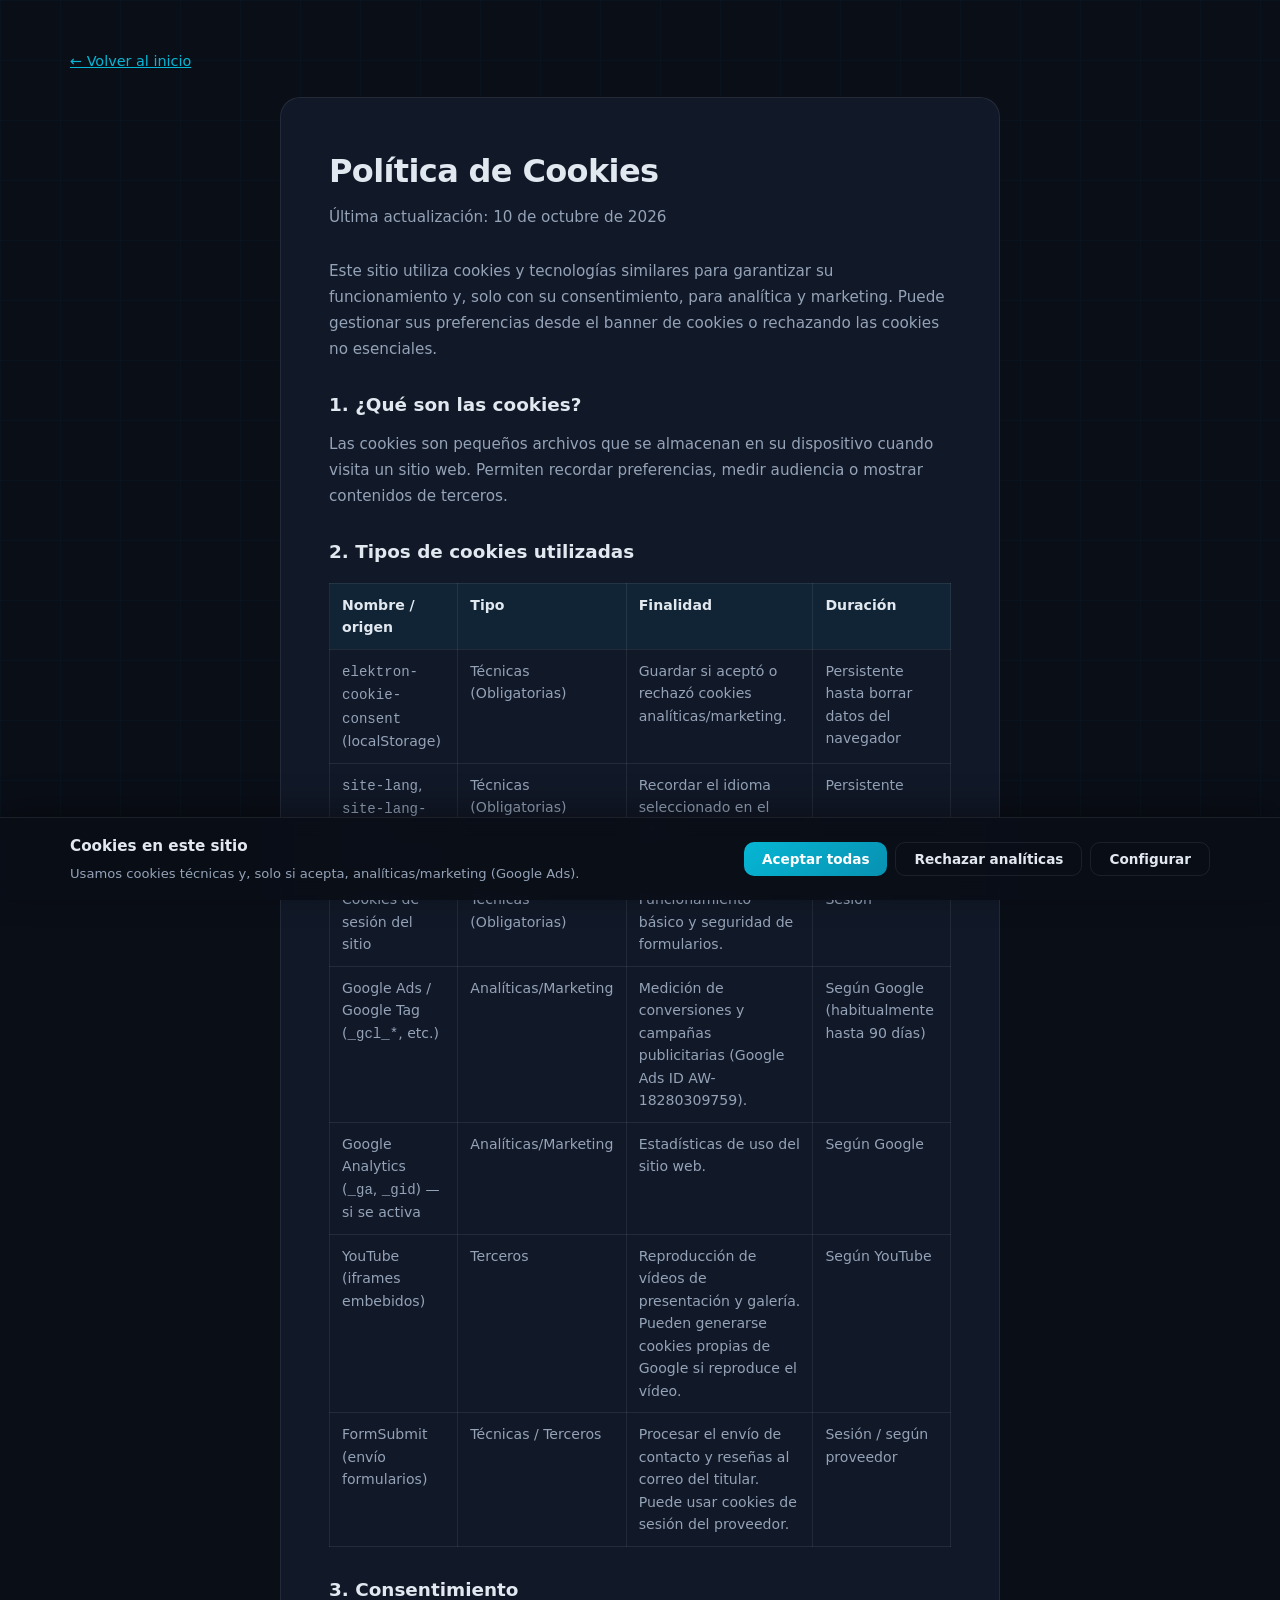
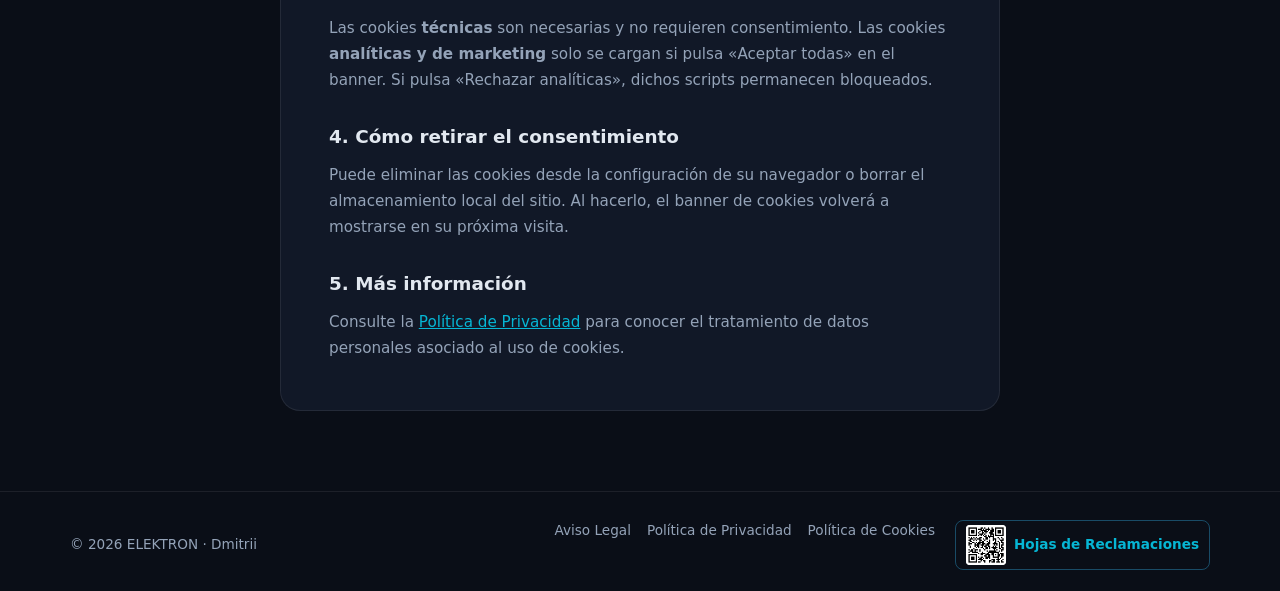
<file: politica-cookies/index.html>
<!DOCTYPE html>
<html lang="es">
<head>
  <meta charset="UTF-8">
  <meta name="viewport" content="width=device-width, initial-scale=1.0">
  <meta name="robots" content="index, follow">
  <title>Política de Cookies · ELEKTRON</title>
  <meta name="description" content="Información sobre cookies técnicas y analíticas en dmitrii-elektron.es (ELEKTRON).">
  <meta name="theme-color" content="#0a0e17">
  <link rel="stylesheet" href="/css/style.css?v=65">
  <link rel="stylesheet" href="/css/legal.css?v=65">
  <link rel="icon" type="image/png" sizes="32x32" href="/images/favicon-32.png">
</head>
<body>
  <div class="bg-grid"></div>
  <main class="legal-page">
    <div class="container">
      <a href="/" class="legal-page__back">← Volver al inicio</a>
      <article class="legal-doc">
        <h1>Política de Cookies</h1>
        <p class="legal-doc__updated">Última actualización: 10 de octubre de 2026</p>

        <p>Este sitio utiliza cookies y tecnologías similares para garantizar su funcionamiento y, solo con su consentimiento, para analítica y marketing. Puede gestionar sus preferencias desde el banner de cookies o rechazando las cookies no esenciales.</p>

        <h2>1. ¿Qué son las cookies?</h2>
        <p>Las cookies son pequeños archivos que se almacenan en su dispositivo cuando visita un sitio web. Permiten recordar preferencias, medir audiencia o mostrar contenidos de terceros.</p>

        <h2>2. Tipos de cookies utilizadas</h2>
        <div class="legal-table-wrap">
          <table class="legal-table">
            <thead>
              <tr>
                <th>Nombre / origen</th>
                <th>Tipo</th>
                <th>Finalidad</th>
                <th>Duración</th>
              </tr>
            </thead>
            <tbody>
              <tr>
                <td><code>elektron-cookie-consent</code> (localStorage)</td>
                <td>Técnicas (Obligatorias)</td>
                <td>Guardar si aceptó o rechazó cookies analíticas/marketing.</td>
                <td>Persistente hasta borrar datos del navegador</td>
              </tr>
              <tr>
                <td><code>site-lang</code>, <code>site-lang-manual</code> (localStorage)</td>
                <td>Técnicas (Obligatorias)</td>
                <td>Recordar el idioma seleccionado en el sitio.</td>
                <td>Persistente</td>
              </tr>
              <tr>
                <td>Cookies de sesión del sitio</td>
                <td>Técnicas (Obligatorias)</td>
                <td>Funcionamiento básico y seguridad de formularios.</td>
                <td>Sesión</td>
              </tr>
              <tr>
                <td>Google Ads / Google Tag (<code>_gcl_*</code>, etc.)</td>
                <td>Analíticas/Marketing</td>
                <td>Medición de conversiones y campañas publicitarias (Google Ads ID AW-18280309759).</td>
                <td>Según Google (habitualmente hasta 90 días)</td>
              </tr>
              <tr>
                <td>Google Analytics (<code>_ga</code>, <code>_gid</code>) — si se activa</td>
                <td>Analíticas/Marketing</td>
                <td>Estadísticas de uso del sitio web.</td>
                <td>Según Google</td>
              </tr>
              <tr>
                <td>YouTube (iframes embebidos)</td>
                <td>Terceros</td>
                <td>Reproducción de vídeos de presentación y galería. Pueden generarse cookies propias de Google si reproduce el vídeo.</td>
                <td>Según YouTube</td>
              </tr>
              <tr>
                <td>FormSubmit (envío formularios)</td>
                <td>Técnicas / Terceros</td>
                <td>Procesar el envío de contacto y reseñas al correo del titular. Puede usar cookies de sesión del proveedor.</td>
                <td>Sesión / según proveedor</td>
              </tr>
            </tbody>
          </table>
        </div>

        <h2>3. Consentimiento</h2>
        <p>Las cookies <strong>técnicas</strong> son necesarias y no requieren consentimiento. Las cookies <strong>analíticas y de marketing</strong> solo se cargan si pulsa «Aceptar todas» en el banner. Si pulsa «Rechazar analíticas», dichos scripts permanecen bloqueados.</p>

        <h2>4. Cómo retirar el consentimiento</h2>
        <p>Puede eliminar las cookies desde la configuración de su navegador o borrar el almacenamiento local del sitio. Al hacerlo, el banner de cookies volverá a mostrarse en su próxima visita.</p>

        <h2>5. Más información</h2>
        <p>Consulte la <a href="/politica-privacidad/">Política de Privacidad</a> para conocer el tratamiento de datos personales asociado al uso de cookies.</p>
      </article>
    </div>
  </main>
  <div class="cookie-banner" id="cookie-banner" role="dialog" aria-labelledby="cookie-banner-title" hidden>
    <div class="cookie-banner__inner container">
      <div class="cookie-banner__text">
        <p class="cookie-banner__title" id="cookie-banner-title">Cookies en este sitio</p>
        <p class="cookie-banner__desc">Usamos cookies técnicas y, solo si acepta, analíticas/marketing (Google Ads).</p>
      </div>
      <div class="cookie-banner__actions">
        <button type="button" class="btn btn--sm btn--primary" data-cookie-accept>Aceptar todas</button>
        <button type="button" class="btn btn--sm btn--ghost" data-cookie-reject>Rechazar analíticas</button>
        <button type="button" class="btn btn--sm btn--ghost" data-cookie-prefs>Configurar</button>
      </div>
    </div>
  </div>

  <footer class="footer">
    <div class="container footer__inner footer__inner--legal">
      <p>&copy; 2026 ELEKTRON · Dmitrii</p>
      <nav class="footer__legal" aria-label="Legal">
        <a href="/aviso-legal/">Aviso Legal</a>
        <a href="/politica-privacidad/">Política de Privacidad</a>
        <a href="/politica-cookies/">Política de Cookies</a>
        <a href="https://www.consumoresponde.es" class="footer__hojas" target="_blank" rel="noopener noreferrer" title="Hojas de reclamaciones — Consumo Responde">
          <img src="/images/hojas-reclamaciones-qr.png?v=65" alt="Código QR — Consumo Responde" class="footer__hojas-qr" width="40" height="40" decoding="async" hidden onload="this.hidden=false" onerror="this.hidden=true">
          <span>Hojas de Reclamaciones</span>
        </a>
      </nav>
    </div>
  </footer>
  <script src="/js/config.js?v=65"></script>
  <script src="/js/legal-page.js?v=65"></script>
  <script src="/js/cookie-consent.js?v=65"></script>
</body>
</html>
</file>
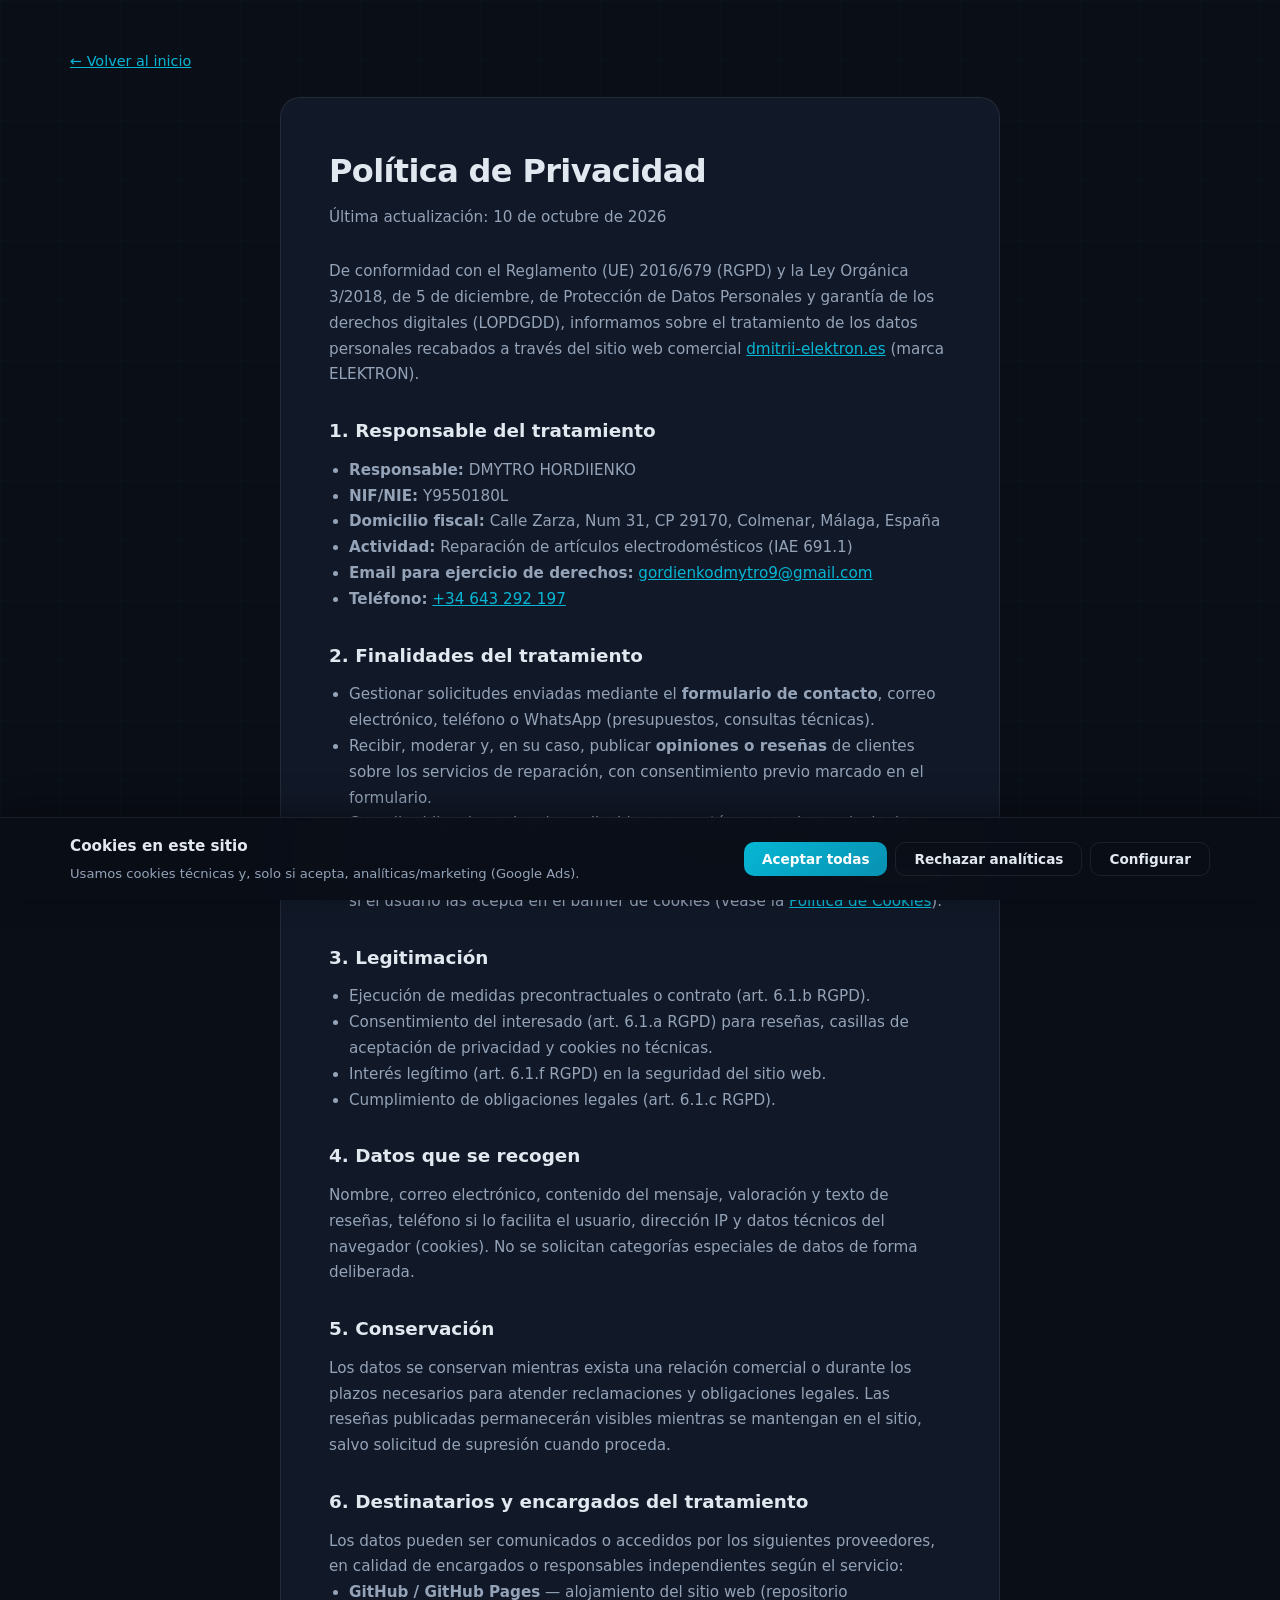
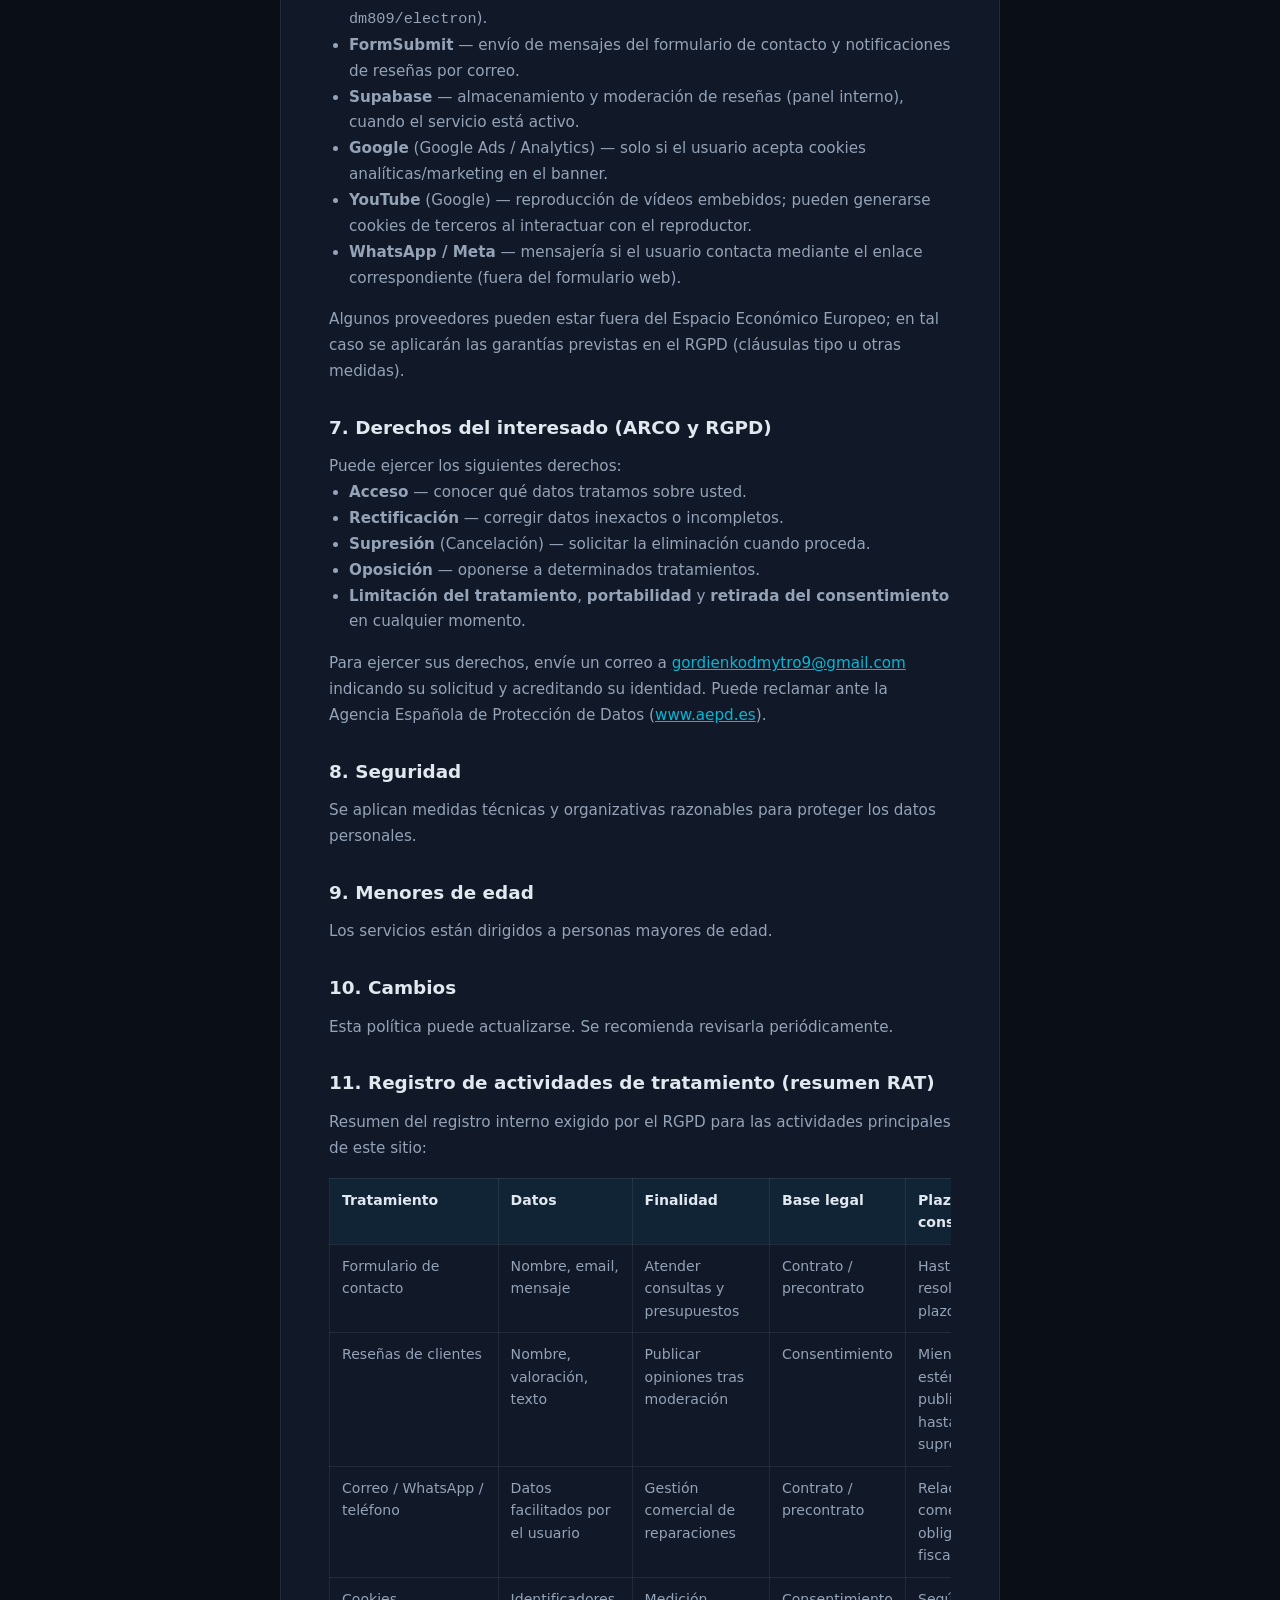
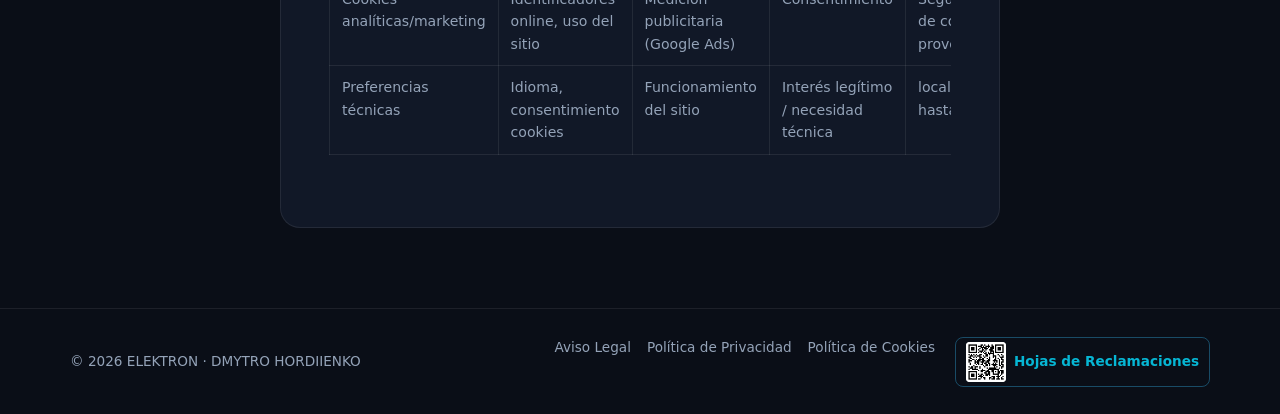
<file: politica-privacidad/index.html>
<!DOCTYPE html>
<html lang="es">
<head>
  <meta charset="UTF-8">
  <meta name="viewport" content="width=device-width, initial-scale=1.0">
  <meta name="robots" content="index, follow">
  <title>Política de Privacidad · ELEKTRON</title>
  <meta name="description" content="Política de privacidad RGPD y LOPDGDD — ELEKTRON, DMYTRO HORDIIENKO, Málaga.">
  <meta name="theme-color" content="#0a0e17">
  <link rel="stylesheet" href="/css/style.css?v=65">
  <link rel="stylesheet" href="/css/legal.css?v=65">
  <link rel="icon" type="image/png" sizes="32x32" href="/images/favicon-32.png">
</head>
<body>
  <div class="bg-grid"></div>
  <main class="legal-page">
    <div class="container">
      <a href="/" class="legal-page__back">← Volver al inicio</a>
      <article class="legal-doc">
        <h1>Política de Privacidad</h1>
        <p class="legal-doc__updated">Última actualización: 10 de octubre de 2026</p>

        <p>De conformidad con el Reglamento (UE) 2016/679 (RGPD) y la Ley Orgánica 3/2018, de 5 de diciembre, de Protección de Datos Personales y garantía de los derechos digitales (LOPDGDD), informamos sobre el tratamiento de los datos personales recabados a través del sitio web comercial <a href="https://dmitrii-elektron.es/">dmitrii-elektron.es</a> (marca ELEKTRON).</p>

        <h2>1. Responsable del tratamiento</h2>
        <ul>
          <li><strong>Responsable:</strong> <span data-legal="business-name">DMYTRO HORDIIENKO</span></li>
          <li><strong>NIF/NIE:</strong> <span data-legal="nif">Y9550180L</span></li>
          <li><strong>Domicilio fiscal:</strong> <span data-legal="address">Calle Zarza, Num 31, CP 29170, Colmenar, Málaga, España</span></li>
          <li><strong>Actividad:</strong> <span data-legal="activity">Reparación de artículos electrodomésticos</span> (IAE <span data-legal="iae">691.1</span>)</li>
          <li><strong>Email para ejercicio de derechos:</strong> <span data-legal="email"><a href="mailto:gordienkodmytro9@gmail.com">gordienkodmytro9@gmail.com</a></span></li>
          <li><strong>Teléfono:</strong> <span data-legal="phone"><a href="tel:+34643292197">+34 643 292 197</a></span></li>
        </ul>

        <h2>2. Finalidades del tratamiento</h2>
        <ul>
          <li>Gestionar solicitudes enviadas mediante el <strong>formulario de contacto</strong>, correo electrónico, teléfono o WhatsApp (presupuestos, consultas técnicas).</li>
          <li>Recibir, moderar y, en su caso, publicar <strong>opiniones o reseñas</strong> de clientes sobre los servicios de reparación, con consentimiento previo marcado en el formulario.</li>
          <li>Cumplir obligaciones legales aplicables a un autónomo en la provincia de Málaga (fiscales, contables y de consumo).</li>
          <li>Medir el uso del sitio mediante cookies analíticas o de marketing <strong>únicamente</strong> si el usuario las acepta en el banner de cookies (véase la <a href="/politica-cookies/">Política de Cookies</a>).</li>
        </ul>

        <h2>3. Legitimación</h2>
        <ul>
          <li>Ejecución de medidas precontractuales o contrato (art. 6.1.b RGPD).</li>
          <li>Consentimiento del interesado (art. 6.1.a RGPD) para reseñas, casillas de aceptación de privacidad y cookies no técnicas.</li>
          <li>Interés legítimo (art. 6.1.f RGPD) en la seguridad del sitio web.</li>
          <li>Cumplimiento de obligaciones legales (art. 6.1.c RGPD).</li>
        </ul>

        <h2>4. Datos que se recogen</h2>
        <p>Nombre, correo electrónico, contenido del mensaje, valoración y texto de reseñas, teléfono si lo facilita el usuario, dirección IP y datos técnicos del navegador (cookies). No se solicitan categorías especiales de datos de forma deliberada.</p>

        <h2>5. Conservación</h2>
        <p>Los datos se conservan mientras exista una relación comercial o durante los plazos necesarios para atender reclamaciones y obligaciones legales. Las reseñas publicadas permanecerán visibles mientras se mantengan en el sitio, salvo solicitud de supresión cuando proceda.</p>

        <h2>6. Destinatarios y encargados del tratamiento</h2>
        <p>Los datos pueden ser comunicados o accedidos por los siguientes proveedores, en calidad de encargados o responsables independientes según el servicio:</p>
        <ul>
          <li><strong>GitHub / GitHub Pages</strong> — alojamiento del sitio web (repositorio <code>dm809/electron</code>).</li>
          <li><strong>FormSubmit</strong> — envío de mensajes del formulario de contacto y notificaciones de reseñas por correo.</li>
          <li><strong>Supabase</strong> — almacenamiento y moderación de reseñas (panel interno), cuando el servicio está activo.</li>
          <li><strong>Google</strong> (Google Ads / Analytics) — solo si el usuario acepta cookies analíticas/marketing en el banner.</li>
          <li><strong>YouTube</strong> (Google) — reproducción de vídeos embebidos; pueden generarse cookies de terceros al interactuar con el reproductor.</li>
          <li><strong>WhatsApp / Meta</strong> — mensajería si el usuario contacta mediante el enlace correspondiente (fuera del formulario web).</li>
        </ul>
        <p>Algunos proveedores pueden estar fuera del Espacio Económico Europeo; en tal caso se aplicarán las garantías previstas en el RGPD (cláusulas tipo u otras medidas).</p>

        <h2>7. Derechos del interesado (ARCO y RGPD)</h2>
        <p>Puede ejercer los siguientes derechos:</p>
        <ul>
          <li><strong>Acceso</strong> — conocer qué datos tratamos sobre usted.</li>
          <li><strong>Rectificación</strong> — corregir datos inexactos o incompletos.</li>
          <li><strong>Supresión</strong> (Cancelación) — solicitar la eliminación cuando proceda.</li>
          <li><strong>Oposición</strong> — oponerse a determinados tratamientos.</li>
          <li><strong>Limitación del tratamiento</strong>, <strong>portabilidad</strong> y <strong>retirada del consentimiento</strong> en cualquier momento.</li>
        </ul>
        <p>Para ejercer sus derechos, envíe un correo a <span data-legal="email"><a href="mailto:gordienkodmytro9@gmail.com">gordienkodmytro9@gmail.com</a></span> indicando su solicitud y acreditando su identidad. Puede reclamar ante la Agencia Española de Protección de Datos (<a href="https://www.aepd.es/" target="_blank" rel="noopener noreferrer">www.aepd.es</a>).</p>

        <h2>8. Seguridad</h2>
        <p>Se aplican medidas técnicas y organizativas razonables para proteger los datos personales.</p>

        <h2>9. Menores de edad</h2>
        <p>Los servicios están dirigidos a personas mayores de edad.</p>

        <h2>10. Cambios</h2>
        <p>Esta política puede actualizarse. Se recomienda revisarla periódicamente.</p>

        <h2>11. Registro de actividades de tratamiento (resumen RAT)</h2>
        <p>Resumen del registro interno exigido por el RGPD para las actividades principales de este sitio:</p>
        <div class="legal-table-wrap">
          <table class="legal-table">
            <thead>
              <tr>
                <th>Tratamiento</th>
                <th>Datos</th>
                <th>Finalidad</th>
                <th>Base legal</th>
                <th>Plazo conservación</th>
              </tr>
            </thead>
            <tbody>
              <tr>
                <td>Formulario de contacto</td>
                <td>Nombre, email, mensaje</td>
                <td>Atender consultas y presupuestos</td>
                <td>Contrato / precontrato</td>
                <td>Hasta resolución + plazos legales</td>
              </tr>
              <tr>
                <td>Reseñas de clientes</td>
                <td>Nombre, valoración, texto</td>
                <td>Publicar opiniones tras moderación</td>
                <td>Consentimiento</td>
                <td>Mientras estén publicadas o hasta supresión</td>
              </tr>
              <tr>
                <td>Correo / WhatsApp / teléfono</td>
                <td>Datos facilitados por el usuario</td>
                <td>Gestión comercial de reparaciones</td>
                <td>Contrato / precontrato</td>
                <td>Relación comercial + obligaciones fiscales</td>
              </tr>
              <tr>
                <td>Cookies analíticas/marketing</td>
                <td>Identificadores online, uso del sitio</td>
                <td>Medición publicitaria (Google Ads)</td>
                <td>Consentimiento</td>
                <td>Según política de cookies / proveedor</td>
              </tr>
              <tr>
                <td>Preferencias técnicas</td>
                <td>Idioma, consentimiento cookies</td>
                <td>Funcionamiento del sitio</td>
                <td>Interés legítimo / necesidad técnica</td>
                <td>localStorage hasta borrado</td>
              </tr>
            </tbody>
          </table>
        </div>
      </article>
    </div>
  </main>
  <div class="cookie-banner" id="cookie-banner" role="dialog" aria-labelledby="cookie-banner-title" hidden>
    <div class="cookie-banner__inner container">
      <div class="cookie-banner__text">
        <p class="cookie-banner__title" id="cookie-banner-title">Cookies en este sitio</p>
        <p class="cookie-banner__desc">Usamos cookies técnicas y, solo si acepta, analíticas/marketing (Google Ads).</p>
      </div>
      <div class="cookie-banner__actions">
        <button type="button" class="btn btn--sm btn--primary" data-cookie-accept>Aceptar todas</button>
        <button type="button" class="btn btn--sm btn--ghost" data-cookie-reject>Rechazar analíticas</button>
        <button type="button" class="btn btn--sm btn--ghost" data-cookie-prefs>Configurar</button>
      </div>
    </div>
  </div>
  <footer class="footer">
    <div class="container footer__inner footer__inner--legal">
      <p>&copy; 2026 ELEKTRON · DMYTRO HORDIIENKO</p>
      <nav class="footer__legal" aria-label="Legal">
        <a href="/aviso-legal/">Aviso Legal</a>
        <a href="/politica-privacidad/">Política de Privacidad</a>
        <a href="/politica-cookies/">Política de Cookies</a>
        <a href="https://www.consumoresponde.es" class="footer__hojas" target="_blank" rel="noopener noreferrer" title="Hojas de reclamaciones — Consumo Responde">
          <img src="/images/hojas-reclamaciones-qr.png?v=65" alt="Código QR — Consumo Responde" class="footer__hojas-qr" width="40" height="40" decoding="async" hidden onload="this.hidden=false" onerror="this.hidden=true">
          <span>Hojas de Reclamaciones</span>
        </a>
      </nav>
    </div>
  </footer>
  <script src="/js/config.js?v=65"></script>
  <script src="/js/legal-page.js?v=65"></script>
  <script src="/js/cookie-consent.js?v=65"></script>
</body>
</html>
</file>
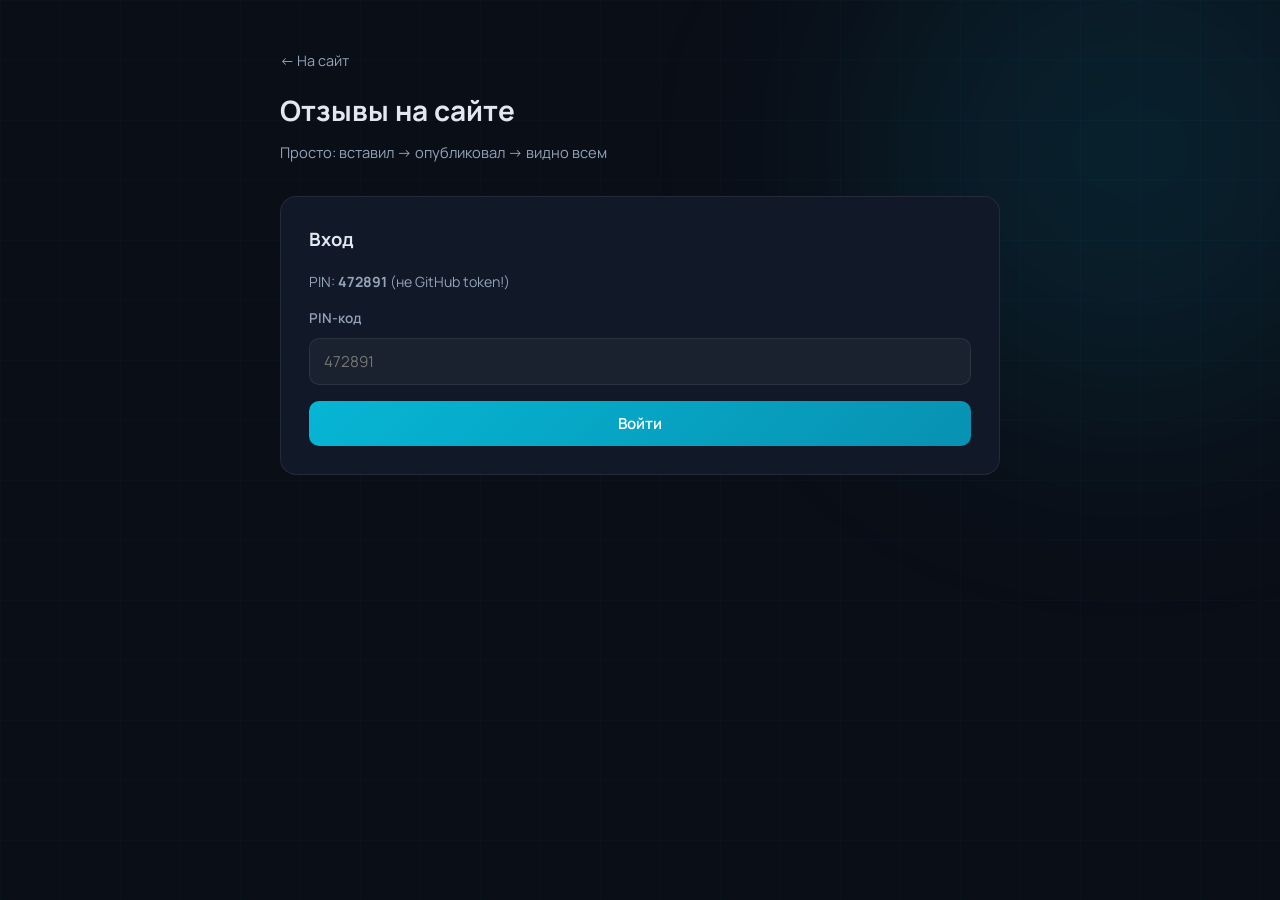
<file: admin.html>
<!DOCTYPE html>
<html lang="ru">
<head>
  <meta charset="UTF-8">
  <meta name="viewport" content="width=device-width, initial-scale=1.0">
  <meta name="robots" content="noindex, nofollow">
  <title>Отзывы — ELEKTRON</title>
  <link rel="preconnect" href="https://fonts.googleapis.com">
  <link rel="preconnect" href="https://fonts.gstatic.com" crossorigin>
  <link href="https://fonts.googleapis.com/css2?family=Manrope:wght@400;500;600;700;800&display=swap" rel="stylesheet">
  <link rel="stylesheet" href="css/style.css">
  <link rel="icon" type="image/png" sizes="32x32" href="images/favicon-32.png">
</head>
<body class="admin-page">

  <div class="bg-grid"></div>
  <div class="bg-glow bg-glow--1"></div>

  <main class="admin">
    <div class="container admin__container">

      <header class="admin__header">
        <a href="index.html" class="admin__back">← На сайт</a>
        <h1>Отзывы на сайте</h1>
        <p class="admin__subtitle">Просто: вставил → опубликовал → видно всем</p>
      </header>

      <section class="admin__panel" id="admin-login">
        <h2>Вход</h2>
        <p class="admin__hint">PIN: <strong>472891</strong> (не GitHub token!)</p>
        <form class="admin__form" id="login-form">
          <label class="reviews__field">
            <span>PIN-код</span>
            <input type="password" id="admin-pin" required inputmode="numeric" maxlength="12" placeholder="472891">
          </label>
          <button type="submit" class="btn btn--primary admin__btn">Войти</button>
          <p class="admin__error" id="login-error" hidden></p>
        </form>
      </section>

      <section class="admin__panel" id="admin-dashboard" hidden>
        <div class="admin__toolbar">
          <div>
            <p class="admin__count" id="site-review-count">На сайте: …</p>
          </div>
          <div class="admin__toolbar-actions">
            <button type="button" class="btn btn--sm" id="refresh-btn">Обновить</button>
            <button type="button" class="btn btn--sm" id="logout-btn">Выйти</button>
          </div>
        </div>

        <div class="admin__list" id="admin-list"></div>
        <p class="admin__empty" id="admin-empty" hidden>Нет отзывов</p>

        <div class="admin__manual" id="admin-manual">
          <h3>Опубликовать отзыв</h3>
          <p class="admin__hint">Скопируй из email → вставь → Опубликовать</p>
          <form class="admin__form" id="manual-form">
            <label class="reviews__field">
              <span>Имя</span>
              <input type="text" id="manual-name" required maxlength="60">
            </label>
            <label class="reviews__field">
              <span>Оценка 1–5</span>
              <input type="number" id="manual-rating" min="1" max="5" value="5" required>
            </label>
            <label class="reviews__field">
              <span>Текст</span>
              <textarea id="manual-text" required maxlength="500" rows="3"></textarea>
            </label>
            <button type="submit" class="btn btn--primary admin__btn">Опубликовать на сайте</button>
          </form>

          <hr style="margin:1.5rem 0;border:none;border-top:1px solid rgba(255,255,255,.1)">

          <p class="admin__hint"><strong>GitHub token</strong> (один раз, для автопубликации)</p>
          <label class="reviews__field">
            <span>Token ghp_...</span>
            <input type="password" id="github-token" autocomplete="off" placeholder="ghp_..." spellcheck="false">
          </label>
          <button type="button" class="btn btn--sm btn--primary" id="github-sync-btn">Сохранить token</button>
          <p class="admin__hint admin__hint--small" id="github-status"></p>
          <button type="button" class="btn btn--sm" id="github-edit-btn">Или вставить вручную на GitHub</button>
        </div>
      </section>

    </div>
  </main>

  <script src="js/config.js?v=12"></script>
  <script src="js/site-reviews-store.js?v=12"></script>
  <script src="js/admin.js?v=12"></script>
</body>
</html>
</file>
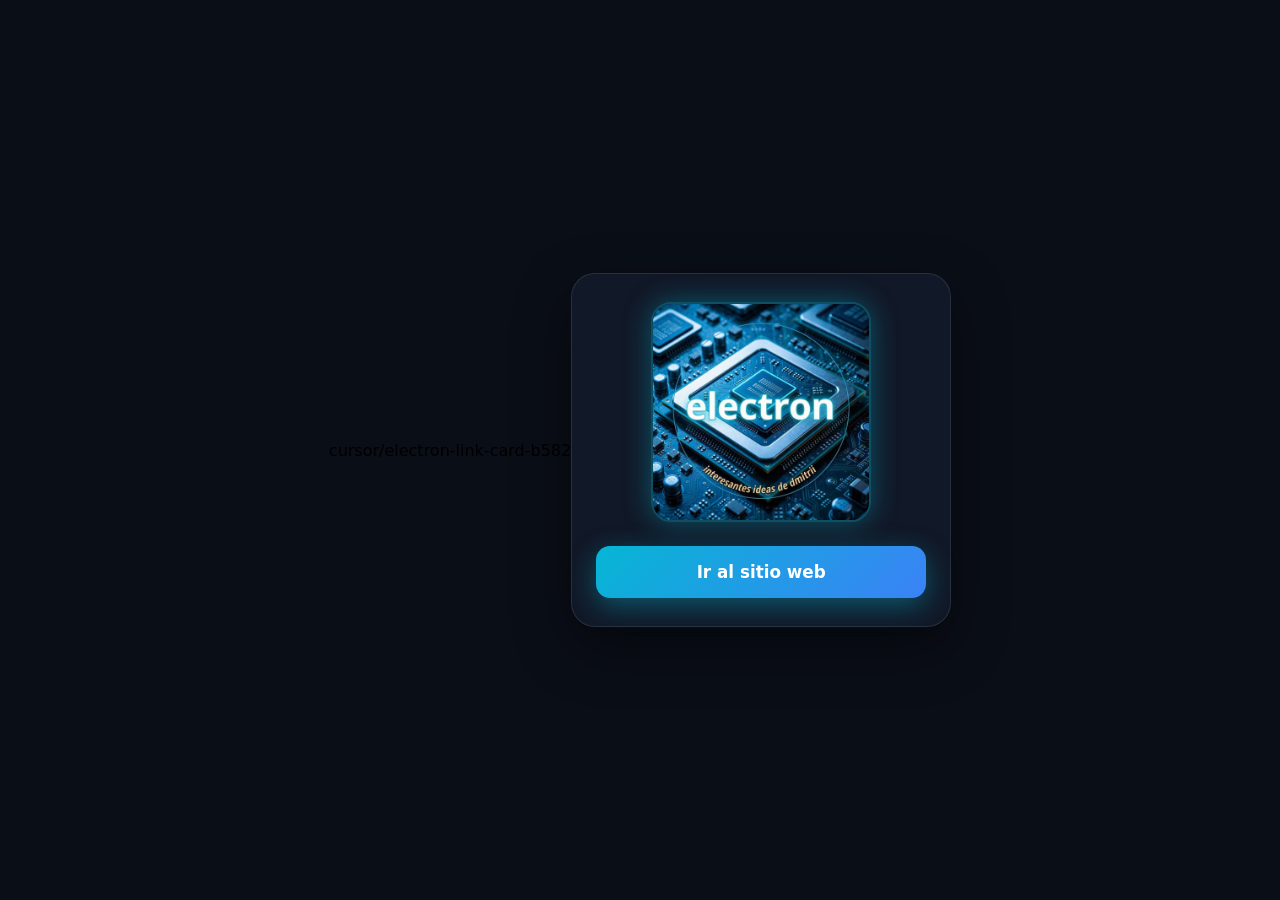
<file: card.html>
cursor/electron-link-card-b582
<!DOCTYPE html>
<html lang="es">
<head>
  <meta charset="UTF-8">
  <meta name="viewport" content="width=device-width, initial-scale=1.0">
  <meta name="robots" content="noindex, nofollow">
  <title>⚡️Reparación de electrónica,⚡️reparación eléctrica,❄️placas de aire acondicionado❄️, sistemas VRV💧 y más🌟</title>

  <meta property="og:type" content="website">
  <meta property="og:title" content="⚡️Reparación de electrónica,⚡️reparación eléctrica,❄️placas de aire acondicionado❄️, sistemas VRV💧 y más🌟">
  <meta property="og:description" content="ELEKTRON — pulsa el botón para ir al sitio web">
  <meta property="og:image" content="https://dm809.github.io/electron/images/logo.jpg">
  <meta property="og:url" content="https://dm809.github.io/electron/card.html">
  <meta name="twitter:card" content="summary_large_image">
  <meta name="twitter:title" content="⚡️Reparación de electrónica,⚡️reparación eléctrica,❄️placas de aire acondicionado❄️, sistemas VRV💧 y más🌟">
  <meta name="twitter:image" content="https://dm809.github.io/electron/images/logo.jpg">

  <link rel="icon" type="image/png" sizes="32x32" href="images/favicon-32.png">
  <style>
    *, *::before, *::after { box-sizing: border-box; margin: 0; padding: 0; }
    html, body { height: 100%; }
    body {
      font-family: system-ui, -apple-system, "Segoe UI", sans-serif;
      background: #0a0e17;
      display: flex;
      align-items: center;
      justify-content: center;
      min-height: 100vh;
      padding: 20px 16px;
      -webkit-font-smoothing: antialiased;
    }
    .card {
      width: min(380px, 100%);
      background: #111827;
      border: 1px solid rgba(255, 255, 255, 0.1);
      border-radius: 24px;
      padding: 28px 24px;
      text-align: center;
      box-shadow: 0 20px 56px rgba(0, 0, 0, 0.45);
    }
    .card__logo-wrap {
      width: 220px;
      height: 220px;
      margin: 0 auto 24px;
      border-radius: 20px;
      overflow: hidden;
      border: 2px solid rgba(6, 182, 212, 0.35);
      box-shadow: 0 0 28px rgba(6, 182, 212, 0.4);
    }
    .card__logo {
      display: block;
      width: 100%;
      height: 100%;
      object-fit: cover;
    }
    .card__btn {
      display: block;
      width: 100%;
      padding: 16px 24px;
      border-radius: 14px;
      background: linear-gradient(135deg, #06b6d4, #3b82f6);
      color: #fff;
      font-size: 1.05rem;
      font-weight: 700;
      text-decoration: none;
      text-align: center;
      box-shadow: 0 8px 28px rgba(6, 182, 212, 0.4);
    }
    .card__btn:active { opacity: 0.9; }
    @media (max-width: 380px) {
      .card__logo-wrap { width: 190px; height: 190px; }
    }
  </style>
</head>
<body>
  <main class="card">
    <div class="card__logo-wrap">
      <img src="images/logo.jpg" alt="ELEKTRON" class="card__logo" width="220" height="220">
    </div>
    <a href="https://dm809.github.io/electron/" class="card__btn" rel="noopener">Ir al sitio web</a>
  </main>
</body>
  </html>
</file>
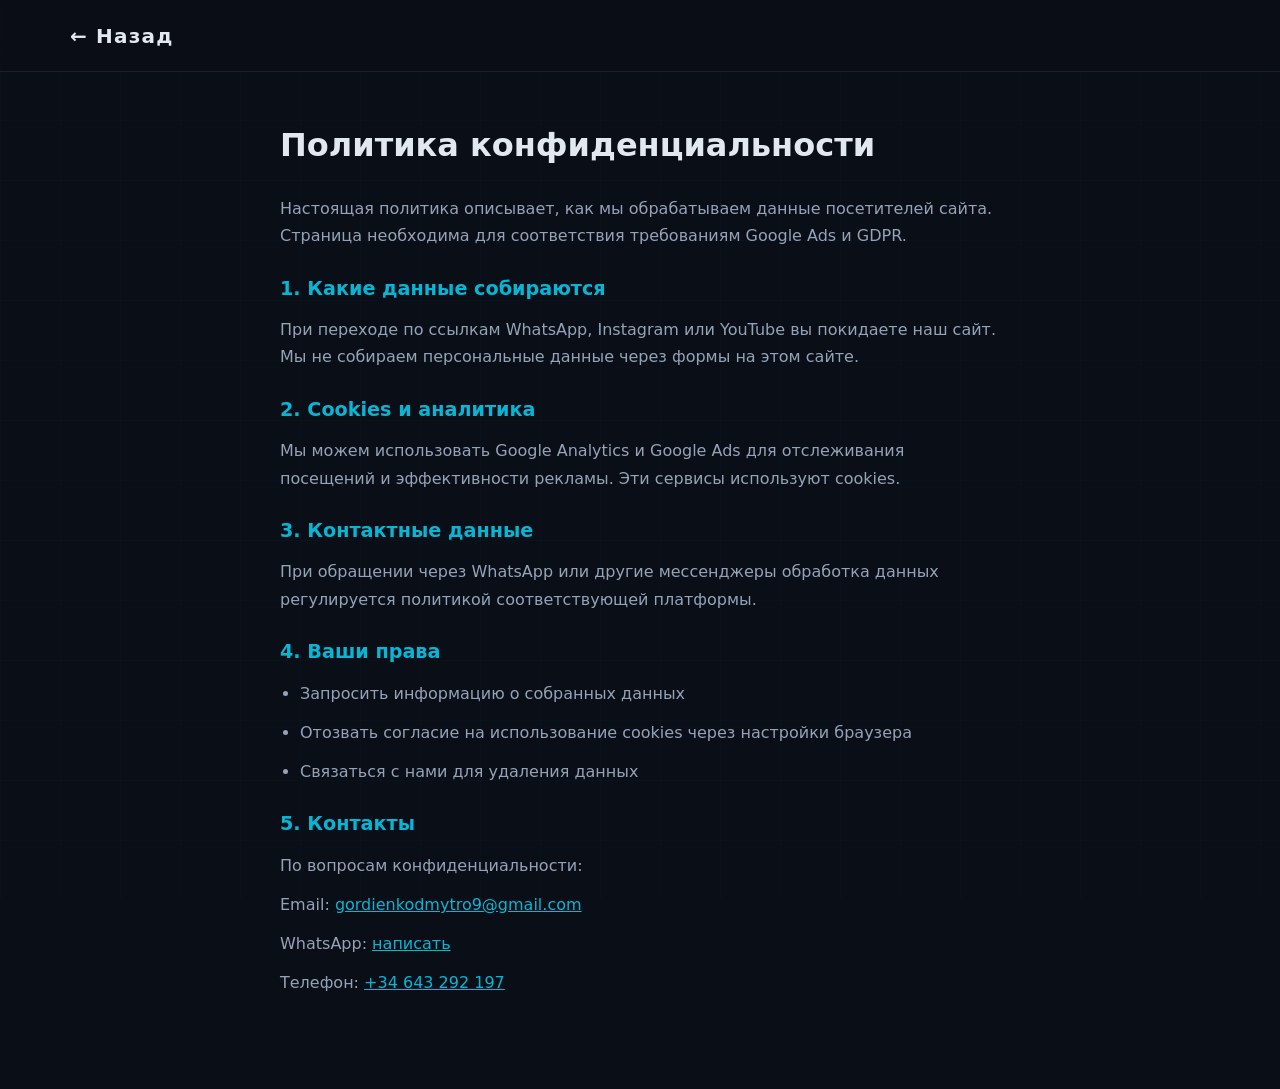
<file: privacy.html>
<!DOCTYPE html>
<html lang="ru">
<head>
  <meta charset="UTF-8">
  <meta name="viewport" content="width=device-width, initial-scale=1.0">
  <meta name="robots" content="noindex">
  <meta name="theme-color" content="#0a0e17">
  <meta name="color-scheme" content="dark">
  <style>
    html { background: #0a0e17; color-scheme: dark; }
    body { margin: 0; background: #0a0e17; color: #e2e8f0; font-family: system-ui, sans-serif; }
    a { color: #06b6d4; }
  </style>
  <title>Политика конфиденциальности</title>
  <link rel="icon" type="image/png" sizes="32x32" href="/images/favicon-32.png">
  <link rel="icon" type="image/png" sizes="16x16" href="/images/favicon-16.png">
  <link rel="apple-touch-icon" sizes="180x180" href="/images/apple-touch-icon.png">
  <link rel="stylesheet" href="/css/style.css?v=15">
  <style>
    .privacy { padding: 120px 0 80px; position: relative; z-index: 1; }
    .privacy h1 { font-size: 2rem; margin-bottom: 24px; }
    .privacy h2 { font-size: 1.2rem; margin: 24px 0 12px; color: var(--accent); }
    .privacy p, .privacy li { color: var(--text-muted); margin-bottom: 12px; line-height: 1.7; }
    .privacy ul { padding-left: 20px; margin-bottom: 16px; }
    .privacy a { color: var(--accent); }
  </style>
</head>
<body>
  <div class="bg-grid"></div>
  <header class="header">
    <div class="container header__inner">
      <a href="/" class="logo"><span class="logo__text">← Назад</span></a>
    </div>
  </header>
  <main class="privacy">
    <div class="container" style="max-width:720px">
      <h1>Политика конфиденциальности</h1>
      <p>Настоящая политика описывает, как мы обрабатываем данные посетителей сайта. Страница необходима для соответствия требованиям Google Ads и GDPR.</p>

      <h2>1. Какие данные собираются</h2>
      <p>При переходе по ссылкам WhatsApp, Instagram или YouTube вы покидаете наш сайт. Мы не собираем персональные данные через формы на этом сайте.</p>

      <h2>2. Cookies и аналитика</h2>
      <p>Мы можем использовать Google Analytics и Google Ads для отслеживания посещений и эффективности рекламы. Эти сервисы используют cookies.</p>

      <h2>3. Контактные данные</h2>
      <p>При обращении через WhatsApp или другие мессенджеры обработка данных регулируется политикой соответствующей платформы.</p>

      <h2>4. Ваши права</h2>
      <ul>
        <li>Запросить информацию о собранных данных</li>
        <li>Отозвать согласие на использование cookies через настройки браузера</li>
        <li>Связаться с нами для удаления данных</li>
      </ul>

      <h2>5. Контакты</h2>
      <p>По вопросам конфиденциальности:</p>
      <p>Email: <a href="mailto:gordienkodmytro9@gmail.com">gordienkodmytro9@gmail.com</a></p>
      <p>WhatsApp: <a href="https://wa.me/message/QRZS65C6P4KGM1" id="privacy-wa">написать</a></p>
      <p>Телефон: <a href="tel:+34643292197">+34 643 292 197</a></p>
    </div>
  </main>
  <script src="js/config.js"></script>
  <script>
    document.getElementById('privacy-wa').href = SITE_CONFIG.whatsappUrl;
  </script>
</body>
</html>
</file>
<file: css/style.css>
*, *::before, *::after {
  box-sizing: border-box;
  margin: 0;
  padding: 0;
}

:root {
  --bg: #0a0e17;
  --bg-card: #111827;
  --bg-card-hover: #1a2332;
  --border: rgba(255, 255, 255, 0.08);
  --text: #e2e8f0;
  --text-muted: #94a3b8;
  --accent: #06b6d4;
  --accent-glow: rgba(6, 182, 212, 0.35);
  --green: #25d366;
  --green-glow: rgba(37, 211, 102, 0.3);
  --instagram: #e1306c;
  --youtube: #ff0000;
  --gradient: linear-gradient(135deg, #06b6d4, #3b82f6);
  --radius: 16px;
  --radius-sm: 10px;
  --font: 'Manrope', system-ui, -apple-system, 'Segoe UI', Roboto, sans-serif;
  --header-h: 72px;
  --phone-bar-h: 54px;
  --top-stack-h: calc(var(--header-h) + var(--phone-bar-h));
}

html {
  scroll-behavior: smooth;
}

body {
  font-family: var(--font);
  background: var(--bg);
  color: var(--text);
  line-height: 1.6;
  overflow-x: hidden;
  -webkit-font-smoothing: antialiased;
}

.container {
  width: min(1140px, 92%);
  margin: 0 auto;
}

/* Background */
.bg-grid {
  position: fixed;
  inset: 0;
  background-image:
    linear-gradient(rgba(6, 182, 212, 0.03) 1px, transparent 1px),
    linear-gradient(90deg, rgba(6, 182, 212, 0.03) 1px, transparent 1px);
  background-size: 60px 60px;
  pointer-events: none;
  z-index: 0;
}

.bg-glow {
  position: fixed;
  border-radius: 50%;
  filter: blur(120px);
  pointer-events: none;
  z-index: 0;
}

.bg-glow--1 {
  width: 500px;
  height: 500px;
  background: rgba(6, 182, 212, 0.12);
  top: -100px;
  right: -100px;
}

.bg-glow--2 {
  width: 400px;
  height: 400px;
  background: rgba(59, 130, 246, 0.08);
  bottom: 20%;
  left: -100px;
}

/* Header */
.header {
  position: fixed;
  top: 0;
  left: 0;
  right: 0;
  height: var(--header-h);
  z-index: 100;
  background: rgba(10, 14, 23, 0.8);
  backdrop-filter: blur(16px);
  border-bottom: 1px solid var(--border);
}

.header__inner {
  display: flex;
  align-items: center;
  justify-content: space-between;
  height: 100%;
  gap: 12px;
}

.phone-bar {
  position: fixed;
  top: var(--header-h);
  left: 0;
  right: 0;
  height: var(--phone-bar-h);
  z-index: 99;
  background: rgba(10, 14, 23, 0.88);
  backdrop-filter: blur(14px);
  border-bottom: 1px solid var(--border);
}

.phone-bar__inner {
  display: flex;
  align-items: center;
  justify-content: center;
  gap: clamp(20px, 5vw, 48px);
  height: 100%;
  flex-wrap: wrap;
}

.header-phone {
  display: inline-flex;
  align-items: center;
  gap: 8px;
  text-decoration: none;
  color: var(--text);
  line-height: 1.1;
  transition: color 0.2s;
}

.header-phone:hover {
  color: var(--accent);
}

.header-phone__number {
  font-size: clamp(1.15rem, 2.8vw, 1.45rem);
  font-weight: 800;
  letter-spacing: 0.03em;
  white-space: nowrap;
}

.header-phone__flags {
  display: inline-flex;
  align-items: center;
  gap: 3px;
  flex-shrink: 0;
}

.header-phone__flag {
  font-size: 0.78rem;
  line-height: 1;
}

.logo {
  display: flex;
  align-items: center;
  gap: 10px;
  text-decoration: none;
  color: var(--text);
  font-weight: 800;
  font-size: 1.25rem;
}

.logo__img {
  width: 44px;
  height: 44px;
  border-radius: 10px;
  object-fit: cover;
  object-position: center;
  border: 1px solid var(--border);
  flex-shrink: 0;
  background: #0a1628;
}

.logo__img[src=""],
.logo__img:not([src]) {
  display: none;
}

.logo__text {
  font-weight: 800;
  font-size: 1.25rem;
  letter-spacing: 0.06em;
}

.logo__icon {
  width: 36px;
  height: 36px;
  background: var(--gradient);
  border-radius: 10px;
  display: grid;
  place-items: center;
  color: white;
}

.logo__icon svg {
  width: 18px;
  height: 18px;
}

.logo__accent {
  color: var(--accent);
}

.nav {
  display: flex;
  gap: 32px;
}

.nav a {
  color: var(--text-muted);
  text-decoration: none;
  font-size: 0.9rem;
  font-weight: 500;
  transition: color 0.2s;
}

.nav a:hover {
  color: var(--text);
}

.header__actions {
  display: flex;
  align-items: center;
  gap: 12px;
}

.lang-switch {
  display: flex;
  background: rgba(255, 255, 255, 0.05);
  border: 1px solid var(--border);
  border-radius: 8px;
  overflow: hidden;
}

.lang-switch--mobile {
  width: fit-content;
  margin-bottom: 8px;
}

.lang-switch__btn {
  padding: 6px 12px;
  background: none;
  border: none;
  color: var(--text-muted);
  font-family: var(--font);
  font-size: 0.78rem;
  font-weight: 600;
  cursor: pointer;
  transition: background 0.2s, color 0.2s;
}

.lang-switch__btn.active {
  background: var(--accent);
  color: var(--bg);
}

.lang-switch__btn:hover:not(.active) {
  color: var(--text);
}

.burger {
  display: none;
  flex-direction: column;
  gap: 5px;
  background: none;
  border: none;
  cursor: pointer;
  padding: 4px;
}

.burger span {
  display: block;
  width: 24px;
  height: 2px;
  background: var(--text);
  border-radius: 2px;
  transition: transform 0.3s, opacity 0.3s;
}

.burger.active span:nth-child(1) { transform: translateY(7px) rotate(45deg); }
.burger.active span:nth-child(2) { opacity: 0; }
.burger.active span:nth-child(3) { transform: translateY(-7px) rotate(-45deg); }

.mobile-menu {
  display: none;
  position: fixed;
  top: var(--top-stack-h);
  left: 0;
  right: 0;
  background: rgba(10, 14, 23, 0.95);
  backdrop-filter: blur(16px);
  padding: 24px;
  flex-direction: column;
  gap: 16px;
  z-index: 98;
  border-bottom: 1px solid var(--border);
}

.mobile-menu.open {
  display: flex;
}

.mobile-menu a {
  color: var(--text);
  text-decoration: none;
  font-size: 1.1rem;
  font-weight: 500;
  padding: 8px 0;
}

/* Buttons */
.btn {
  display: inline-flex;
  align-items: center;
  gap: 8px;
  padding: 12px 24px;
  border-radius: var(--radius-sm);
  font-family: var(--font);
  font-weight: 600;
  font-size: 0.95rem;
  text-decoration: none;
  border: none;
  cursor: pointer;
  transition: transform 0.2s, box-shadow 0.2s;
}

.btn svg {
  width: 20px;
  height: 20px;
}

.btn--sm {
  padding: 8px 18px;
  font-size: 0.85rem;
}

.btn--lg {
  padding: 16px 28px;
  font-size: 1rem;
}

.btn--whatsapp {
  background: var(--green);
  color: white;
}

.btn--primary {
  background: linear-gradient(135deg, var(--accent), #0891b2);
  color: white;
}

.btn--primary:hover {
  transform: translateY(-2px);
  box-shadow: 0 8px 24px rgba(6, 182, 212, 0.35);
}

.btn--whatsapp:hover {
  transform: translateY(-2px);
  box-shadow: 0 8px 24px var(--green-glow);
}

.btn--instagram {
  background: linear-gradient(45deg, #f09433 0%, #e6683c 25%, #dc2743 50%, #cc2366 75%, #bc1888 100%);
  color: #fff;
  border: none;
  box-shadow: 0 4px 16px rgba(225, 48, 108, 0.35);
}

.btn--instagram:hover {
  transform: translateY(-2px);
  box-shadow: 0 8px 24px rgba(225, 48, 108, 0.45);
  filter: brightness(1.05);
}

.btn--youtube {
  background: #ff0000;
  color: #fff;
  border: none;
  box-shadow: 0 4px 16px rgba(255, 0, 0, 0.3);
}

.btn--youtube:hover {
  transform: translateY(-2px);
  box-shadow: 0 8px 24px rgba(255, 0, 0, 0.4);
  filter: brightness(1.05);
}

/* Hero */
.hero {
  position: relative;
  z-index: 1;
  padding: calc(var(--top-stack-h) + 36px) 0 80px;
  min-height: 100vh;
  display: flex;
  align-items: center;
}

.hero__inner {
  display: grid;
  grid-template-columns: 1fr 1fr;
  gap: 60px;
  align-items: center;
}

.badge {
  display: inline-flex;
  align-items: center;
  gap: 8px;
  padding: 6px 14px;
  background: rgba(6, 182, 212, 0.1);
  border: 1px solid rgba(6, 182, 212, 0.25);
  border-radius: 100px;
  font-size: 0.82rem;
  color: var(--accent);
  font-weight: 500;
  margin-bottom: 24px;
}

.badge__dot {
  width: 7px;
  height: 7px;
  background: var(--accent);
  border-radius: 50%;
  animation: pulse 2s infinite;
}

@keyframes pulse {
  0%, 100% { opacity: 1; }
  50% { opacity: 0.4; }
}

.hero__title {
  font-size: clamp(2rem, 5vw, 3.2rem);
  font-weight: 800;
  line-height: 1.15;
  letter-spacing: -0.02em;
  margin-bottom: 20px;
}

.gradient-text {
  background: var(--gradient);
  -webkit-background-clip: text;
  -webkit-text-fill-color: transparent;
  background-clip: text;
}

/* Синий фон для важных слов — как Reforma-Spain */
.mark-highlight {
  background: #102ea1;
  color: #fff;
  padding: 0.06em 0.4em;
  border-radius: 6px;
  box-decoration-break: clone;
  -webkit-box-decoration-break: clone;
}

.hero__title .mark-highlight {
  display: inline;
  line-height: 1.25;
  word-break: normal;
  overflow-wrap: normal;
}

.hero__subtitle {
  color: var(--text-muted);
  font-size: 1.1rem;
  max-width: 520px;
  margin-bottom: 32px;
}

.hero__actions {
  display: flex;
  flex-wrap: wrap;
  gap: 12px;
  margin-bottom: 48px;
}

.hero__stats {
  display: flex;
  gap: 32px;
  padding-top: 32px;
  border-top: 1px solid var(--border);
}

.stat__value {
  display: block;
  font-size: 1.3rem;
  font-weight: 700;
  color: var(--accent);
}

.stat__label {
  font-size: 0.8rem;
  color: var(--text-muted);
}

/* Hero card */
.hero-card {
  background: var(--bg-card);
  border: 1px solid var(--border);
  border-radius: var(--radius);
  overflow: hidden;
  box-shadow: 0 24px 48px rgba(0, 0, 0, 0.4);
}

.hero-card__header {
  display: flex;
  align-items: center;
  gap: 8px;
  padding: 14px 20px;
  background: rgba(255, 255, 255, 0.03);
  border-bottom: 1px solid var(--border);
  font-size: 0.82rem;
  color: var(--text-muted);
}

.hero-card__status {
  width: 8px;
  height: 8px;
  background: #22c55e;
  border-radius: 50%;
  animation: pulse 2s infinite;
}

.hero-card__body {
  padding: 24px;
}

.hero-card__photo {
  aspect-ratio: 4/3;
  border-radius: var(--radius-sm);
  overflow: hidden;
  margin-bottom: 20px;
  background: rgba(255, 255, 255, 0.03);
  border: 1px dashed var(--border);
}

.hero-card__photo img {
  width: 100%;
  height: 100%;
  object-fit: contain;
  background: rgba(0, 0, 0, 0.15);
}

.photo-placeholder,
.gallery__placeholder {
  display: flex;
  flex-direction: column;
  align-items: center;
  justify-content: center;
  gap: 10px;
  height: 100%;
  min-height: 160px;
  color: var(--text-muted);
  font-size: 0.85rem;
}

.photo-placeholder svg,
.gallery__placeholder svg {
  width: 40px;
  height: 40px;
  opacity: 0.4;
}

.circuit {
  position: relative;
  height: 180px;
  display: flex;
  align-items: center;
  justify-content: center;
  margin-bottom: 24px;
}

.circuit__chip {
  width: 80px;
  height: 80px;
  color: var(--accent);
  animation: float 4s ease-in-out infinite;
}

.circuit__chip svg {
  width: 100%;
  height: 100%;
}

@keyframes float {
  0%, 100% { transform: translateY(0); }
  50% { transform: translateY(-8px); }
}

.circuit__node {
  position: absolute;
  width: 10px;
  height: 10px;
  background: var(--accent);
  border-radius: 50%;
  box-shadow: 0 0 12px var(--accent-glow);
}

.circuit__node--1 { top: 30%; left: 15%; animation: blink 3s infinite; }
.circuit__node--2 { top: 20%; right: 20%; animation: blink 3s 1s infinite; }
.circuit__node--3 { bottom: 25%; right: 15%; animation: blink 3s 2s infinite; }

@keyframes blink {
  0%, 100% { opacity: 1; }
  50% { opacity: 0.3; }
}

.circuit__line {
  position: absolute;
  background: linear-gradient(90deg, transparent, var(--accent), transparent);
  height: 1px;
  opacity: 0.4;
}

.circuit__line--1 {
  width: 80px;
  top: 35%;
  left: 20%;
  transform: rotate(15deg);
}

.circuit__line--2 {
  width: 60px;
  bottom: 35%;
  right: 22%;
  transform: rotate(-20deg);
}

.hero-card__list {
  list-style: none;
  display: flex;
  flex-direction: column;
  gap: 10px;
}

.hero-card__list li {
  display: flex;
  align-items: center;
  gap: 10px;
  font-size: 0.9rem;
  color: var(--text-muted);
}

.check {
  color: var(--accent);
  font-weight: 700;
}

/* Sections */
section {
  position: relative;
  z-index: 1;
}

.section-head {
  text-align: center;
  margin-bottom: 56px;
}

.section-tag {
  display: inline-block;
  font-size: 0.82rem;
  font-weight: 600;
  color: var(--accent);
  text-transform: uppercase;
  letter-spacing: 0.08em;
  margin-bottom: 12px;
}

.section-head h2 {
  font-size: clamp(1.8rem, 4vw, 2.4rem);
  font-weight: 800;
  letter-spacing: -0.02em;
  margin-bottom: 12px;
}

.section-head p {
  color: var(--text-muted);
  max-width: 520px;
  margin: 0 auto;
}

/* Services — светлый блок */
.services {
  padding: 100px 0;
  background: #ffffff;
  color: #111827;
}

.services .section-tag {
  color: #006CB7;
}

.services .section-head h2 {
  color: #111827;
}

.services .section-head p {
  color: #374151;
}

.services__grid {
  display: grid;
  grid-template-columns: repeat(3, 1fr);
  gap: 20px;
}

.service-card {
  background: #f8fafc;
  border: 1px solid #e5e7eb;
  border-radius: var(--radius);
  padding: 28px;
  transition: transform 0.3s, border-color 0.3s, box-shadow 0.3s;
}

.service-card:hover {
  transform: translateY(-4px);
  border-color: #cbd5e1;
  box-shadow: 0 12px 32px rgba(15, 23, 42, 0.08);
}

.service-card__icon {
  width: 48px;
  height: 48px;
  background: rgba(0, 108, 183, 0.1);
  border-radius: 12px;
  display: grid;
  place-items: center;
  color: #006CB7;
  margin-bottom: 18px;
}

.service-card:nth-child(even) .service-card__icon {
  background: rgba(0, 166, 81, 0.1);
  color: #00A651;
}

.service-card__icon svg {
  width: 24px;
  height: 24px;
}

.service-card h3 {
  font-size: 1.1rem;
  font-weight: 700;
  margin-bottom: 10px;
  color: #006CB7;
}

.service-card:nth-child(even) h3 {
  color: #00A651;
}

.service-card > p {
  color: #1f2937;
  font-size: 0.9rem;
  margin-bottom: 16px;
}

.service-card ul {
  list-style: none;
  display: flex;
  flex-direction: column;
  gap: 6px;
}

.service-card ul li {
  font-size: 0.82rem;
  color: #374151;
  padding-left: 16px;
  position: relative;
}

.service-card ul li::before {
  content: '';
  position: absolute;
  left: 0;
  top: 8px;
  width: 5px;
  height: 5px;
  background: #006CB7;
  border-radius: 50%;
}

.service-card:nth-child(even) ul li::before {
  background: #00A651;
}

/* About */
.about {
  padding: 100px 0;
}

.about__inner {
  display: grid;
  grid-template-columns: 1.2fr 0.8fr;
  gap: 60px;
  align-items: center;
}

.about__content h2 {
  font-size: clamp(1.6rem, 3.5vw, 2.2rem);
  font-weight: 800;
  letter-spacing: -0.02em;
  margin-bottom: 16px;
}

.about__content > p {
  color: var(--text-muted);
  margin-bottom: 36px;
}

.features {
  display: flex;
  flex-direction: column;
  gap: 24px;
}

.feature {
  display: flex;
  gap: 16px;
}

.feature__num {
  font-size: 0.82rem;
  font-weight: 700;
  color: var(--accent);
  background: rgba(6, 182, 212, 0.1);
  width: 36px;
  height: 36px;
  border-radius: 8px;
  display: grid;
  place-items: center;
  flex-shrink: 0;
}

.feature h4 {
  font-size: 1rem;
  font-weight: 600;
  margin-bottom: 4px;
}

.feature p {
  font-size: 0.88rem;
  color: var(--text-muted);
}

.brands-grid {
  display: grid;
  grid-template-columns: repeat(2, 1fr);
  gap: 12px;
  margin-top: 16px;
}

.brands-grid .brand-tag {
  padding: 18px 16px;
  background: #ffffff;
  border: 1px solid #e5e7eb;
  border-radius: var(--radius-sm);
  text-align: center;
  line-height: 1.3;
  min-height: 56px;
  display: flex;
  align-items: center;
  justify-content: center;
  font-family: var(--font);
  font-weight: 600;
  font-size: 0.9rem;
  font-style: normal;
  letter-spacing: normal;
  text-transform: none;
  transition: transform 0.2s, box-shadow 0.2s;
}

.brands-grid .brand-tag:hover {
  transform: translateY(-2px);
  box-shadow: 0 8px 20px rgba(0, 0, 0, 0.1);
}

/* Partners strip — под hero */
.partners {
  position: relative;
  z-index: 1;
  padding: 0 0 48px;
  margin-top: -24px;
}

.partners__label {
  text-align: center;
  font-size: 0.78rem;
  font-weight: 600;
  text-transform: uppercase;
  letter-spacing: 0.1em;
  color: var(--text-muted);
  margin-bottom: 20px;
}

.partners__grid {
  display: flex;
  flex-wrap: wrap;
  justify-content: center;
  gap: 16px;
}

.partner-card {
  display: flex;
  flex-direction: column;
  align-items: center;
  gap: 8px;
  width: 140px;
  padding: 16px 12px;
  background: var(--bg-card);
  border: 1px solid var(--border);
  border-radius: var(--radius-sm);
  text-decoration: none;
  color: var(--text);
  transition: transform 0.2s, border-color 0.2s, background 0.2s;
}

a.partner-card:hover {
  transform: translateY(-3px);
  border-color: rgba(6, 182, 212, 0.35);
  background: var(--bg-card-hover);
}

.partner-card__logo {
  width: 100%;
  height: 52px;
  display: flex;
  align-items: center;
  justify-content: center;
  position: relative;
  background: rgba(255, 255, 255, 0.06);
  border-radius: 8px;
  padding: 6px;
}

.partner-card__logo img {
  max-width: 100%;
  max-height: 52px;
  object-fit: contain;
  transition: opacity 0.2s;
}

a.partner-card:hover .partner-card__logo img {
  opacity: 1;
}

.partner-card__placeholder {
  display: none;
  font-size: 0.72rem;
  color: var(--text-muted);
  text-align: center;
}

.partner-card--placeholder .partner-card__logo img {
  display: none;
}

.partner-card--placeholder .partner-card__placeholder {
  display: block;
}

.partner-card__name {
  font-size: 0.75rem;
  color: var(--text-muted);
  text-align: center;
  line-height: 1.3;
}

/* Intro video — видео в рамке + синяя панель (Reforma-Spain style) */
.intro-video {
  padding: 72px 0;
  background: linear-gradient(180deg, transparent 0%, rgba(16, 46, 161, 0.06) 50%, transparent 100%);
}

.intro-video__layout {
  display: flex;
  flex-direction: column;
  align-items: center;
  gap: 28px;
  max-width: 560px;
  margin: 0 auto;
}

.intro-video__head {
  width: 100%;
  text-align: center;
}

.intro-video__head .intro-video__desc {
  margin-bottom: 0;
}

.intro-video__media {
  display: flex;
  align-items: center;
  justify-content: center;
  width: 100%;
}

/* Внешняя «рамка» — размытый фон + видео внутри */
.intro-video__shell {
  position: relative;
  width: 100%;
  max-width: 420px;
  padding: 20px;
  border-radius: calc(var(--radius) + 4px);
  border: 2px solid rgba(16, 46, 161, 0.45);
  background: rgba(10, 14, 23, 0.85);
  box-shadow: 0 24px 48px rgba(0, 0, 0, 0.4), inset 0 0 0 1px rgba(255, 255, 255, 0.06);
  overflow: hidden;
}

.intro-video__shell--shorts {
  max-width: 340px;
}

.intro-video__bg {
  position: absolute;
  inset: -20%;
  background-size: cover;
  background-position: center;
  filter: blur(18px) brightness(0.45);
  transform: scale(1.1);
  z-index: 0;
}

.intro-video__player {
  position: relative;
  z-index: 1;
  width: 100%;
  margin: 0 auto;
  aspect-ratio: 16 / 9;
  border-radius: var(--radius-sm);
  overflow: hidden;
  border: 2px solid rgba(255, 255, 255, 0.12);
  background: #000;
  box-shadow: 0 12px 32px rgba(0, 0, 0, 0.5);
}

.intro-video__shell--shorts .intro-video__player {
  aspect-ratio: 9 / 16;
  max-width: 280px;
}

.intro-video__player iframe,
.intro-video__player > div {
  width: 100%;
  height: 100%;
  border: 0;
  display: block;
}

.intro-video__desc {
  color: var(--text-muted);
  margin-bottom: 0;
}

/* Синяя панель с ключевыми пунктами */
.intro-video__highlights {
  display: flex;
  flex-direction: column;
  gap: 0;
  width: 100%;
  background: #102ea1;
  border-radius: var(--radius);
  padding: 8px 0;
  box-shadow: 0 16px 40px rgba(16, 46, 161, 0.35);
}

.intro-highlight {
  display: flex;
  align-items: center;
  gap: 14px;
  padding: 16px 24px;
  color: #fff;
  font-size: 1rem;
  font-weight: 500;
  line-height: 1.35;
  border-bottom: 1px solid rgba(255, 255, 255, 0.12);
}

.intro-highlight:last-child {
  border-bottom: none;
}

.intro-highlight__icon {
  flex-shrink: 0;
  width: 28px;
  height: 28px;
  display: grid;
  place-items: center;
  background: rgba(255, 255, 255, 0.15);
  border-radius: 50%;
  font-size: 0.85rem;
  font-weight: 700;
}

/* Gallery */
.gallery {
  padding: 80px 0;
}

.gallery__grid {
  display: grid;
  grid-template-columns: repeat(5, 1fr);
  gap: 12px;
}

.gallery__item {
  position: relative;
  aspect-ratio: 1;
  border-radius: var(--radius-sm);
  overflow: hidden;
  background: var(--bg-card);
  border: 1px solid var(--border);
}

.gallery__item img {
  width: 100%;
  height: 100%;
  object-fit: cover;
}

.gallery__item--video {
  aspect-ratio: 16 / 9;
}

.gallery__item--youtube.gallery__item--embed {
  grid-column: span 2;
  aspect-ratio: 16 / 9;
  min-height: 200px;
}

.gallery__item--youtube.gallery__item--embed.gallery__item--shorts {
  aspect-ratio: 9 / 16;
  max-height: 480px;
  justify-self: center;
}

.gallery__item--embed iframe {
  pointer-events: auto;
}

.gallery__item iframe,
.gallery__item video {
  width: 100%;
  height: 100%;
  border: 0;
  display: block;
  object-fit: cover;
  background: #000;
}

.gallery__item .gallery__placeholder {
  display: none;
}

.gallery__item--placeholder img {
  display: none;
}

.gallery__item--placeholder .gallery__placeholder {
  display: flex;
  min-height: 100%;
}

/* FAQ */
.faq {
  padding: 80px 0;
}

.faq__list {
  max-width: 720px;
  margin: 0 auto;
  display: flex;
  flex-direction: column;
  gap: 12px;
}

.faq__item {
  background: var(--bg-card);
  border: 1px solid var(--border);
  border-radius: var(--radius-sm);
  overflow: hidden;
}

.faq__item summary {
  padding: 18px 22px;
  font-weight: 600;
  cursor: pointer;
  list-style: none;
  display: flex;
  justify-content: space-between;
  align-items: center;
}

.faq__item summary::-webkit-details-marker {
  display: none;
}

.faq__item summary::after {
  content: '+';
  color: var(--accent);
  font-size: 1.2rem;
  font-weight: 400;
}

.faq__item[open] summary::after {
  content: '−';
}

.faq__item p {
  padding: 0 22px 18px;
  color: var(--text-muted);
  font-size: 0.92rem;
}

/* Reviews */
.reviews {
  padding: 80px 0;
}

.reviews__layout {
  display: grid;
  grid-template-columns: 1fr 380px;
  gap: 32px;
  align-items: start;
}

.reviews__layout--static {
  grid-template-columns: 1fr;
  max-width: 720px;
}

.reviews__list {
  display: flex;
  flex-direction: column;
  gap: 16px;
}

.reviews__empty {
  padding: 32px;
  text-align: center;
  color: var(--text-muted);
  background: var(--bg-card);
  border: 1px dashed var(--border);
  border-radius: var(--radius);
}

.review-card {
  background: var(--bg-card);
  border: 1px solid var(--border);
  border-radius: var(--radius);
  padding: 24px;
  transition: border-color 0.2s;
}

.review-card:hover {
  border-color: rgba(6, 182, 212, 0.25);
}

.review-card--pending {
  border-style: dashed;
  opacity: 0.85;
}

.review-card__head {
  display: flex;
  align-items: center;
  justify-content: space-between;
  gap: 12px;
  margin-bottom: 10px;
}

.review-card__author {
  font-weight: 700;
  font-size: 1rem;
}

.review-card__badge {
  font-size: 0.72rem;
  font-weight: 600;
  text-transform: uppercase;
  letter-spacing: 0.04em;
  padding: 4px 10px;
  border-radius: 100px;
  background: rgba(251, 191, 36, 0.12);
  color: #fbbf24;
  border: 1px solid rgba(251, 191, 36, 0.25);
  flex-shrink: 0;
}

.review-card__rating-wrap {
  margin-bottom: 4px;
}

.star-display {
  display: inline-flex;
  gap: 2px;
  margin-bottom: 10px;
}

.star-display__star {
  font-size: 1.15rem;
  line-height: 1;
  color: rgba(148, 163, 184, 0.35);
}

.star-display__star--filled {
  color: #fbbf24;
  text-shadow: 0 0 8px rgba(251, 191, 36, 0.35);
}

.star-input {
  display: flex;
  gap: 4px;
  padding: 4px 0;
}

.star-input__star {
  background: none;
  border: none;
  padding: 0;
  font-size: 1.75rem;
  line-height: 1;
  cursor: pointer;
  color: rgba(148, 163, 184, 0.35);
  transition: color 0.15s, transform 0.15s;
}

.star-input__star:hover,
.star-input__star:focus-visible {
  transform: scale(1.1);
  outline: none;
}

.star-input__star--active {
  color: #fbbf24;
  text-shadow: 0 0 10px rgba(251, 191, 36, 0.4);
}

.star-input__star:focus-visible {
  box-shadow: 0 0 0 2px rgba(6, 182, 212, 0.5);
  border-radius: 4px;
}

.review-card__text {
  color: var(--text-muted);
  font-size: 0.95rem;
  margin-bottom: 12px;
  white-space: pre-wrap;
  overflow-wrap: anywhere;
  word-break: break-word;
  hyphens: auto;
}

.review-card__date {
  display: block;
  font-size: 0.8rem;
  color: rgba(148, 163, 184, 0.7);
}

.reviews__form-wrap {
  position: sticky;
  top: calc(var(--top-stack-h) + 16px);
  background: var(--bg-card);
  border: 1px solid var(--border);
  border-radius: var(--radius);
  padding: 28px;
}

.reviews__form-title {
  font-size: 1.15rem;
  font-weight: 700;
  margin-bottom: 8px;
}

.reviews__form-desc {
  font-size: 0.88rem;
  color: var(--text-muted);
  margin-bottom: 24px;
}

.reviews__form {
  display: flex;
  flex-direction: column;
  gap: 18px;
}

.reviews__field {
  display: flex;
  flex-direction: column;
  gap: 8px;
}

.reviews__field > span {
  font-size: 0.85rem;
  font-weight: 600;
  color: var(--text-muted);
}

.reviews__field input,
.reviews__field textarea,
.reviews__select {
  width: 100%;
  padding: 12px 14px;
  background: rgba(255, 255, 255, 0.04);
  border: 1px solid var(--border);
  border-radius: var(--radius-sm);
  color: var(--text);
  font-family: var(--font);
  font-size: 0.95rem;
  transition: border-color 0.2s;
  resize: vertical;
}

.reviews__select {
  cursor: pointer;
  appearance: none;
  background-image: url("data:image/svg+xml,%3Csvg xmlns='http://www.w3.org/2000/svg' width='12' height='8' viewBox='0 0 12 8'%3E%3Cpath fill='%2394a3b8' d='M1 1l5 5 5-5'/%3E%3C/svg%3E");
  background-repeat: no-repeat;
  background-position: right 14px center;
  padding-right: 36px;
}

.reviews__field input:focus,
.reviews__field textarea:focus,
.reviews__select:focus {
  outline: none;
  border-color: rgba(6, 182, 212, 0.5);
}

.reviews__field input:invalid:not(:placeholder-shown),
.reviews__field textarea:invalid:not(:placeholder-shown) {
  border-color: rgba(239, 68, 68, 0.5);
}

.reviews__submit {
  width: 100%;
  justify-content: center;
  margin-top: 4px;
}

.reviews__notice {
  font-size: 0.78rem;
  color: var(--text-muted);
  text-align: center;
  line-height: 1.4;
}

.reviews__success {
  margin-top: 16px;
  padding: 14px;
  text-align: center;
  font-size: 0.9rem;
  font-weight: 600;
  color: var(--green);
  background: rgba(37, 211, 102, 0.1);
  border: 1px solid rgba(37, 211, 102, 0.25);
  border-radius: var(--radius-sm);
}

/* Speak languages */
.speak-langs {
  margin-top: 24px;
}

.speak-langs__label {
  display: block;
  font-size: 0.85rem;
  color: var(--text-muted);
  margin-bottom: 10px;
}

.speak-langs__tags {
  display: flex;
  flex-wrap: wrap;
  gap: 8px;
}

.speak-tag {
  padding: 6px 14px;
  background: rgba(6, 182, 212, 0.1);
  border: 1px solid rgba(6, 182, 212, 0.25);
  border-radius: 100px;
  font-size: 0.82rem;
  font-weight: 500;
  color: var(--accent);
}

.contact-btn--youtube:hover {
  border-color: var(--youtube);
}

.contact-btn--youtube .contact-btn__icon {
  background: rgba(255, 0, 0, 0.12);
  color: var(--youtube);
}

.contact-btn--email:hover {
  border-color: var(--accent);
}

.contact-btn--email .contact-btn__icon {
  background: rgba(6, 182, 212, 0.12);
  color: var(--accent);
}

.contact-btn--phone:hover {
  border-color: #60a5fa;
}

.contact-btn--phone .contact-btn__icon {
  background: rgba(96, 165, 250, 0.12);
  color: #60a5fa;
}

/* Sticky CTA for Google Ads mobile */
.sticky-cta {
  position: fixed;
  bottom: 0;
  left: 0;
  right: 0;
  padding: 12px 16px;
  background: rgba(10, 14, 23, 0.95);
  backdrop-filter: blur(12px);
  border-top: 1px solid var(--border);
  z-index: 95;
  transform: translateY(100%);
  transition: transform 0.3s ease;
  display: none;
}

.sticky-cta.visible {
  transform: translateY(0);
}

.sticky-cta .btn {
  width: 100%;
  justify-content: center;
}

/* Contact */
.contact {
  padding: 60px 0 100px;
}

.contact__box {
  background: var(--bg-card);
  border: 1px solid var(--border);
  border-radius: calc(var(--radius) + 4px);
  padding: 48px;
  display: grid;
  grid-template-columns: 1fr 1fr;
  gap: 48px;
  align-items: start;
}

.contact__box--with-form {
  grid-template-columns: minmax(0, 1fr) minmax(0, 1fr) minmax(0, 1fr);
}

.contact__form-block {
  display: flex;
  flex-direction: column;
  gap: 12px;
}

.contact__form-title {
  font-size: 1.05rem;
  font-weight: 700;
  margin: 0;
}

.contact__form {
  display: flex;
  flex-direction: column;
  gap: 14px;
}

.contact__field {
  display: flex;
  flex-direction: column;
  gap: 6px;
  font-size: 0.88rem;
  color: var(--text-muted);
}

.contact__field input,
.contact__field textarea {
  width: 100%;
  padding: 12px 14px;
  border-radius: var(--radius);
  border: 1px solid var(--border);
  background: rgba(255, 255, 255, 0.04);
  color: var(--text);
  font: inherit;
}

.contact__field input:focus,
.contact__field textarea:focus {
  outline: 2px solid rgba(6, 182, 212, 0.35);
  border-color: var(--accent);
}

.contact__submit {
  width: 100%;
  justify-content: center;
}

.contact__form-success,
.contact__form-error {
  font-size: 0.85rem;
  margin: 0;
}

.contact__form-success {
  color: var(--green);
}

.contact__form-error {
  color: #f87171;
}

.form-consent {
  display: flex;
  align-items: flex-start;
  gap: 10px;
  cursor: pointer;
  font-size: 0.85rem;
  line-height: 1.45;
  color: var(--text-muted);
}

.form-consent input {
  margin-top: 3px;
  flex-shrink: 0;
  accent-color: var(--accent);
}

.form-consent a {
  color: var(--accent);
  text-decoration: underline;
}

.contact__text h2 {
  font-size: clamp(1.6rem, 3vw, 2rem);
  font-weight: 800;
  letter-spacing: -0.02em;
  margin-bottom: 12px;
}

.contact__text p {
  color: var(--text-muted);
}

.contact__buttons {
  display: flex;
  flex-direction: column;
  gap: 14px;
}

.contact-btn {
  display: flex;
  align-items: center;
  gap: 16px;
  padding: 20px 24px;
  background: rgba(255, 255, 255, 0.03);
  border: 1px solid var(--border);
  border-radius: var(--radius);
  text-decoration: none;
  color: var(--text);
  transition: transform 0.2s, border-color 0.2s, background 0.2s;
}

.contact-btn:hover {
  transform: translateX(4px);
  background: rgba(255, 255, 255, 0.06);
}

.contact-btn--whatsapp:hover {
  border-color: var(--green);
}

.contact-btn--instagram:hover {
  border-color: var(--instagram);
}

.contact-btn__icon {
  width: 44px;
  height: 44px;
  border-radius: 12px;
  display: grid;
  place-items: center;
  flex-shrink: 0;
}

.contact-btn--whatsapp .contact-btn__icon {
  background: rgba(37, 211, 102, 0.15);
  color: var(--green);
}

.contact-btn--instagram .contact-btn__icon {
  background: rgba(225, 48, 108, 0.15);
  color: var(--instagram);
}

.contact-btn__icon svg {
  width: 22px;
  height: 22px;
}

.contact-btn__info {
  flex: 1;
}

.contact-btn__info strong {
  display: block;
  font-size: 1rem;
}

.contact-btn__info span {
  font-size: 0.82rem;
  color: var(--text-muted);
}

.contact-btn__arrow {
  width: 20px;
  height: 20px;
  color: var(--text-muted);
  flex-shrink: 0;
}

/* Footer */
.footer {
  position: relative;
  z-index: 1;
  padding: 28px 0;
  border-top: 1px solid var(--border);
}

.footer__inner {
  display: flex;
  justify-content: space-between;
  align-items: flex-start;
  gap: 24px;
  flex-wrap: wrap;
}

.footer__col {
  flex: 1 1 240px;
}

.footer__disclaimer {
  margin-top: 8px;
  font-size: 0.75rem;
  color: var(--text-muted);
  max-width: 420px;
  line-height: 1.45;
}

.footer__links {
  display: flex;
  flex-direction: column;
  align-items: flex-end;
  gap: 12px;
}

.footer__legal {
  display: flex;
  flex-wrap: wrap;
  gap: 8px 16px;
  justify-content: flex-end;
}

.footer__legal a {
  color: var(--text-muted);
  font-size: 0.85rem;
  text-decoration: none;
}

.footer__legal a:hover {
  color: var(--accent);
}

.footer__hojas {
  display: inline-flex;
  align-items: center;
  gap: 8px;
  font-weight: 600;
  color: var(--accent) !important;
  border: 1px solid rgba(56, 189, 248, 0.35);
  border-radius: 8px;
  padding: 4px 10px;
  margin-left: 4px;
}

.footer__hojas:hover {
  border-color: var(--accent);
  background: rgba(56, 189, 248, 0.08);
}

.footer__hojas-qr {
  flex-shrink: 0;
  border-radius: 4px;
  object-fit: contain;
  background: #fff;
}

.footer__social {
  display: flex;
  flex-wrap: wrap;
  gap: 16px;
  justify-content: flex-end;
}

.footer__inner--legal {
  align-items: center;
}

.cookie-banner {
  position: fixed;
  left: 0;
  right: 0;
  bottom: 0;
  z-index: 200;
  padding: 16px 0 calc(16px + env(safe-area-inset-bottom));
  background: rgba(10, 14, 23, 0.96);
  border-top: 1px solid var(--border);
  backdrop-filter: blur(10px);
  box-shadow: 0 -8px 32px rgba(0, 0, 0, 0.35);
}

.cookie-banner__inner {
  display: flex;
  flex-wrap: wrap;
  align-items: center;
  justify-content: space-between;
  gap: 16px;
}

.cookie-banner__title {
  font-weight: 700;
  margin: 0 0 6px;
  font-size: 0.95rem;
}

.cookie-banner__desc {
  margin: 0;
  font-size: 0.82rem;
  color: var(--text-muted);
  max-width: 640px;
  line-height: 1.5;
}

.cookie-banner__actions {
  display: flex;
  flex-wrap: wrap;
  gap: 8px;
  justify-content: flex-end;
}

.btn--ghost {
  background: transparent;
  border: 1px solid var(--border);
  color: var(--text);
}

.btn--ghost:hover {
  border-color: var(--accent);
  color: var(--accent);
}

body.cookie-banner-open .fab {
  bottom: calc(24px + 88px);
}

body.cookie-banner-open .sticky-cta.visible {
  transform: translateY(-88px);
}

.footer p {
  font-size: 0.85rem;
  color: var(--text-muted);
}

.footer__social a {
  color: var(--text-muted);
  text-decoration: none;
  font-size: 0.85rem;
  transition: color 0.2s;
}

.footer__social a:hover {
  color: var(--accent);
}

/* FAB */
.fab {
  position: fixed;
  bottom: 24px;
  right: 24px;
  width: 56px;
  height: 56px;
  border-radius: 50%;
  display: grid;
  place-items: center;
  z-index: 90;
  box-shadow: 0 4px 20px var(--green-glow);
  transition: transform 0.2s;
}

.fab svg {
  width: 28px;
  height: 28px;
}

.fab--whatsapp {
  background: var(--green);
  color: white;
}

.fab:hover {
  transform: scale(1.08);
}

/* Reveal animation */
.reveal {
  opacity: 0;
  transform: translateY(24px);
  transition: opacity 0.6s ease, transform 0.6s ease;
}

.reveal.visible {
  opacity: 1;
  transform: translateY(0);
}

/* Responsive */
@media (max-width: 960px) {
  .intro-video__shell,
  .intro-video__shell--shorts {
    max-width: 320px;
    margin: 0 auto;
  }

  .hero__inner {
    grid-template-columns: 1fr;
    gap: 40px;
  }

  .hero__visual {
    order: -1;
  }

  .services__grid {
    grid-template-columns: repeat(2, 1fr);
  }

  .about__inner {
    grid-template-columns: 1fr;
  }

  .contact__box {
    grid-template-columns: 1fr;
    padding: 32px;
  }

  .reviews__layout {
    grid-template-columns: 1fr;
  }

  .reviews__form-wrap {
    position: static;
  }
}

@media (max-width: 960px) {
  .gallery__grid {
    grid-template-columns: repeat(3, 1fr);
  }
}

@media (max-width: 960px) {
  .nav {
    gap: 16px;
  }

  .nav a {
    font-size: 0.82rem;
  }
}

@media (max-width: 640px) {
  :root {
    --phone-bar-h: 62px;
  }

  .nav {
    display: none;
  }

  /* Переключатель языка в шапке — как на десктопе */
  .header__actions {
    display: flex;
  }

  .phone-bar__inner {
    gap: 12px 20px;
    padding: 6px 0;
  }

  .header-phone__number {
    font-size: 1.05rem;
  }

  .header-phone__flag {
    font-size: 0.68rem;
  }

  .lang-switch__btn {
    padding: 6px 8px;
    font-size: 0.72rem;
  }

  .header__cta {
    display: none;
  }

  .lang-switch--mobile {
    display: none;
  }

  .burger {
    display: flex;
  }

  .services__grid {
    grid-template-columns: 1fr;
  }

  .gallery__grid {
    grid-template-columns: repeat(2, 1fr);
  }

  .gallery__item--youtube {
    grid-column: span 2;
    max-height: 480px;
  }

  .partner-card {
    width: calc(50% - 8px);
    max-width: 160px;
  }

  .hero__stats {
    flex-direction: column;
    gap: 16px;
  }

  .hero__actions {
    flex-direction: column;
  }

  .hero__actions .btn {
    justify-content: center;
  }

  .footer__inner {
    flex-direction: column;
    gap: 12px;
    text-align: center;
  }

  .footer__links {
    flex-wrap: wrap;
    justify-content: center;
    align-items: center;
  }

  .footer__legal,
  .footer__social {
    justify-content: center;
  }

  .footer__disclaimer {
    max-width: none;
  }

  .contact__box--with-form {
    grid-template-columns: 1fr;
  }

  .cookie-banner__inner {
    flex-direction: column;
    align-items: stretch;
  }

  .cookie-banner__actions {
    justify-content: stretch;
  }

  .cookie-banner__actions .btn {
    flex: 1 1 auto;
  }

  .brands-grid {
    grid-template-columns: repeat(2, 1fr);
  }

  .sticky-cta {
    display: block;
  }

  .fab {
    bottom: 80px;
  }

  body {
    padding-bottom: 70px;
  }

  .hero__title,
  .hero__subtitle,
  h2, h3,
  .service-card h3,
  .service-card > p,
  .service-card ul li,
  .review-card__text,
  .review-card__author,
  .faq__item p,
  .faq__item summary,
  .brands-grid .brand-tag,
  .section-tag,
  .btn {
    overflow-wrap: anywhere;
    word-break: break-word;
    hyphens: auto;
  }

  .container,
  .hero__inner,
  .services__grid,
  .reviews__layout,
  .service-card {
    min-width: 0;
    max-width: 100%;
  }

  .hero__subtitle {
    max-width: 100%;
  }
}

.reviews__error {
  margin-top: 12px;
  padding: 12px;
  text-align: center;
  font-size: 0.88rem;
  color: #f87171;
  background: rgba(239, 68, 68, 0.1);
  border: 1px solid rgba(239, 68, 68, 0.25);
  border-radius: var(--radius-sm);
}

.footer__admin {
  font-size: 0.78rem;
  opacity: 0.55;
}

.footer__admin:hover {
  opacity: 1;
  color: var(--accent);
}

.admin-page {
  min-height: 100vh;
}

.admin {
  padding: 48px 0 80px;
}

.admin__container {
  max-width: 720px;
}

.admin__header {
  margin-bottom: 32px;
}

.admin__back {
  display: inline-block;
  margin-bottom: 16px;
  font-size: 0.9rem;
  color: var(--text-muted);
  text-decoration: none;
}

.admin__back:hover {
  color: var(--accent);
}

.admin__header h1 {
  font-size: 1.75rem;
  margin-bottom: 8px;
}

.admin__subtitle {
  color: var(--text-muted);
  font-size: 0.92rem;
}

.admin__panel {
  background: var(--bg-card);
  border: 1px solid var(--border);
  border-radius: var(--radius);
  padding: 28px;
  margin-bottom: 24px;
}

.admin__panel h2 {
  font-size: 1.15rem;
  margin-bottom: 16px;
}

.admin__steps {
  padding-left: 20px;
  color: var(--text-muted);
  line-height: 1.7;
}

.admin__steps code {
  background: rgba(255, 255, 255, 0.06);
  padding: 2px 6px;
  border-radius: 4px;
  font-size: 0.88em;
}

.admin__form {
  display: flex;
  flex-direction: column;
  gap: 16px;
}

.admin__btn {
  width: 100%;
  justify-content: center;
}

.admin__hint {
  color: var(--text-muted);
  font-size: 0.88rem;
  margin-bottom: 16px;
  line-height: 1.5;
}

.admin__hint--small {
  margin-top: 16px;
  margin-bottom: 0;
  font-size: 0.8rem;
}

.admin__hint code {
  background: rgba(255, 255, 255, 0.06);
  padding: 2px 6px;
  border-radius: 4px;
}

.admin__error {
  color: #f87171;
  font-size: 0.88rem;
  text-align: center;
}

.admin__warn {
  color: #fbbf24;
  font-size: 0.82rem;
  line-height: 1.45;
  padding: 12px;
  background: rgba(251, 191, 36, 0.08);
  border: 1px solid rgba(251, 191, 36, 0.25);
  border-radius: var(--radius-sm);
}

.admin__toolbar {
  display: flex;
  justify-content: space-between;
  align-items: flex-start;
  gap: 16px;
  margin-bottom: 20px;
}

.admin__count {
  color: var(--text-muted);
  font-size: 0.88rem;
  margin-top: 4px;
}

.admin__toolbar-actions {
  display: flex;
  gap: 8px;
  flex-shrink: 0;
}

.admin__tabs {
  display: flex;
  gap: 8px;
  margin-bottom: 20px;
}

.admin__tab {
  padding: 8px 16px;
  border-radius: var(--radius-sm);
  border: 1px solid var(--border);
  background: transparent;
  color: var(--text-muted);
  font-family: var(--font);
  font-size: 0.88rem;
  font-weight: 600;
  cursor: pointer;
}

.admin__tab--active {
  background: rgba(6, 182, 212, 0.12);
  border-color: rgba(6, 182, 212, 0.35);
  color: var(--accent);
}

.admin__list {
  display: flex;
  flex-direction: column;
  gap: 16px;
}

.admin__empty,
.admin__loading {
  text-align: center;
  color: var(--text-muted);
  padding: 24px;
}

.admin-card {
  background: rgba(255, 255, 255, 0.02);
  border: 1px solid var(--border);
  border-radius: var(--radius-sm);
  padding: 20px;
}

.admin-card--pending {
  border-style: dashed;
  border-color: rgba(251, 191, 36, 0.35);
}

.admin-card__head {
  display: flex;
  justify-content: space-between;
  align-items: center;
  gap: 12px;
  margin-bottom: 8px;
}

.admin-card__head time {
  font-size: 0.78rem;
  color: var(--text-muted);
  flex-shrink: 0;
}

.admin-card__text {
  color: var(--text-muted);
  margin: 12px 0 16px;
  white-space: pre-wrap;
}

.admin-card__actions {
  display: flex;
  gap: 8px;
  flex-wrap: wrap;
}

.btn--approve {
  background: rgba(37, 211, 102, 0.15);
  color: var(--green);
  border: 1px solid rgba(37, 211, 102, 0.35);
}

.btn--reject {
  background: rgba(239, 68, 68, 0.1);
  color: #f87171;
  border: 1px solid rgba(239, 68, 68, 0.25);
}

.admin__manual {
  margin-top: 28px;
  padding-top: 24px;
  border-top: 1px dashed var(--border);
}

.admin__manual h3 {
  font-size: 1rem;
  margin-bottom: 8px;
}

@media (max-width: 640px) {
  .admin__toolbar {
    flex-direction: column;
  }
}
</file>
<file: css/legal.css>
/* Páginas legales — legible y coherente con ELEKTRON */
.legal-page {
  position: relative;
  z-index: 1;
  padding: 48px 0 80px;
}

.legal-page__back {
  display: inline-flex;
  align-items: center;
  gap: 8px;
  margin-bottom: 24px;
  font-size: 0.9rem;
  color: var(--accent);
}

.legal-page__back:hover {
  text-decoration: underline;
}

.legal-doc {
  max-width: 720px;
  margin: 0 auto;
  background: var(--bg-card);
  border: 1px solid var(--border);
  border-radius: calc(var(--radius) + 4px);
  padding: clamp(24px, 4vw, 48px);
}

.legal-doc h1 {
  font-size: clamp(1.5rem, 3vw, 2rem);
  font-weight: 800;
  letter-spacing: -0.02em;
  margin-bottom: 8px;
}

.legal-doc__updated {
  font-size: 0.85rem;
  color: var(--text-muted);
  margin-bottom: 28px;
}

.legal-doc h2 {
  font-size: 1.15rem;
  font-weight: 700;
  margin: 28px 0 12px;
  color: var(--text);
}

.legal-doc p,
.legal-doc li {
  color: var(--text-muted);
  font-size: 0.95rem;
  line-height: 1.7;
}

.legal-doc ul {
  padding-left: 1.25rem;
  margin: 0 0 16px;
}

.legal-doc a {
  color: var(--accent);
}

.legal-table-wrap {
  overflow-x: auto;
  margin: 16px 0 24px;
}

.legal-table {
  width: 100%;
  border-collapse: collapse;
  font-size: 0.88rem;
}

.legal-table th,
.legal-table td {
  border: 1px solid var(--border);
  padding: 10px 12px;
  text-align: left;
  vertical-align: top;
}

.legal-table th {
  background: rgba(6, 182, 212, 0.08);
  color: var(--text);
  font-weight: 600;
}

.legal-table td {
  color: var(--text-muted);
}

.legal-doc .placeholder {
  color: var(--accent);
  font-weight: 500;
}
</file>
